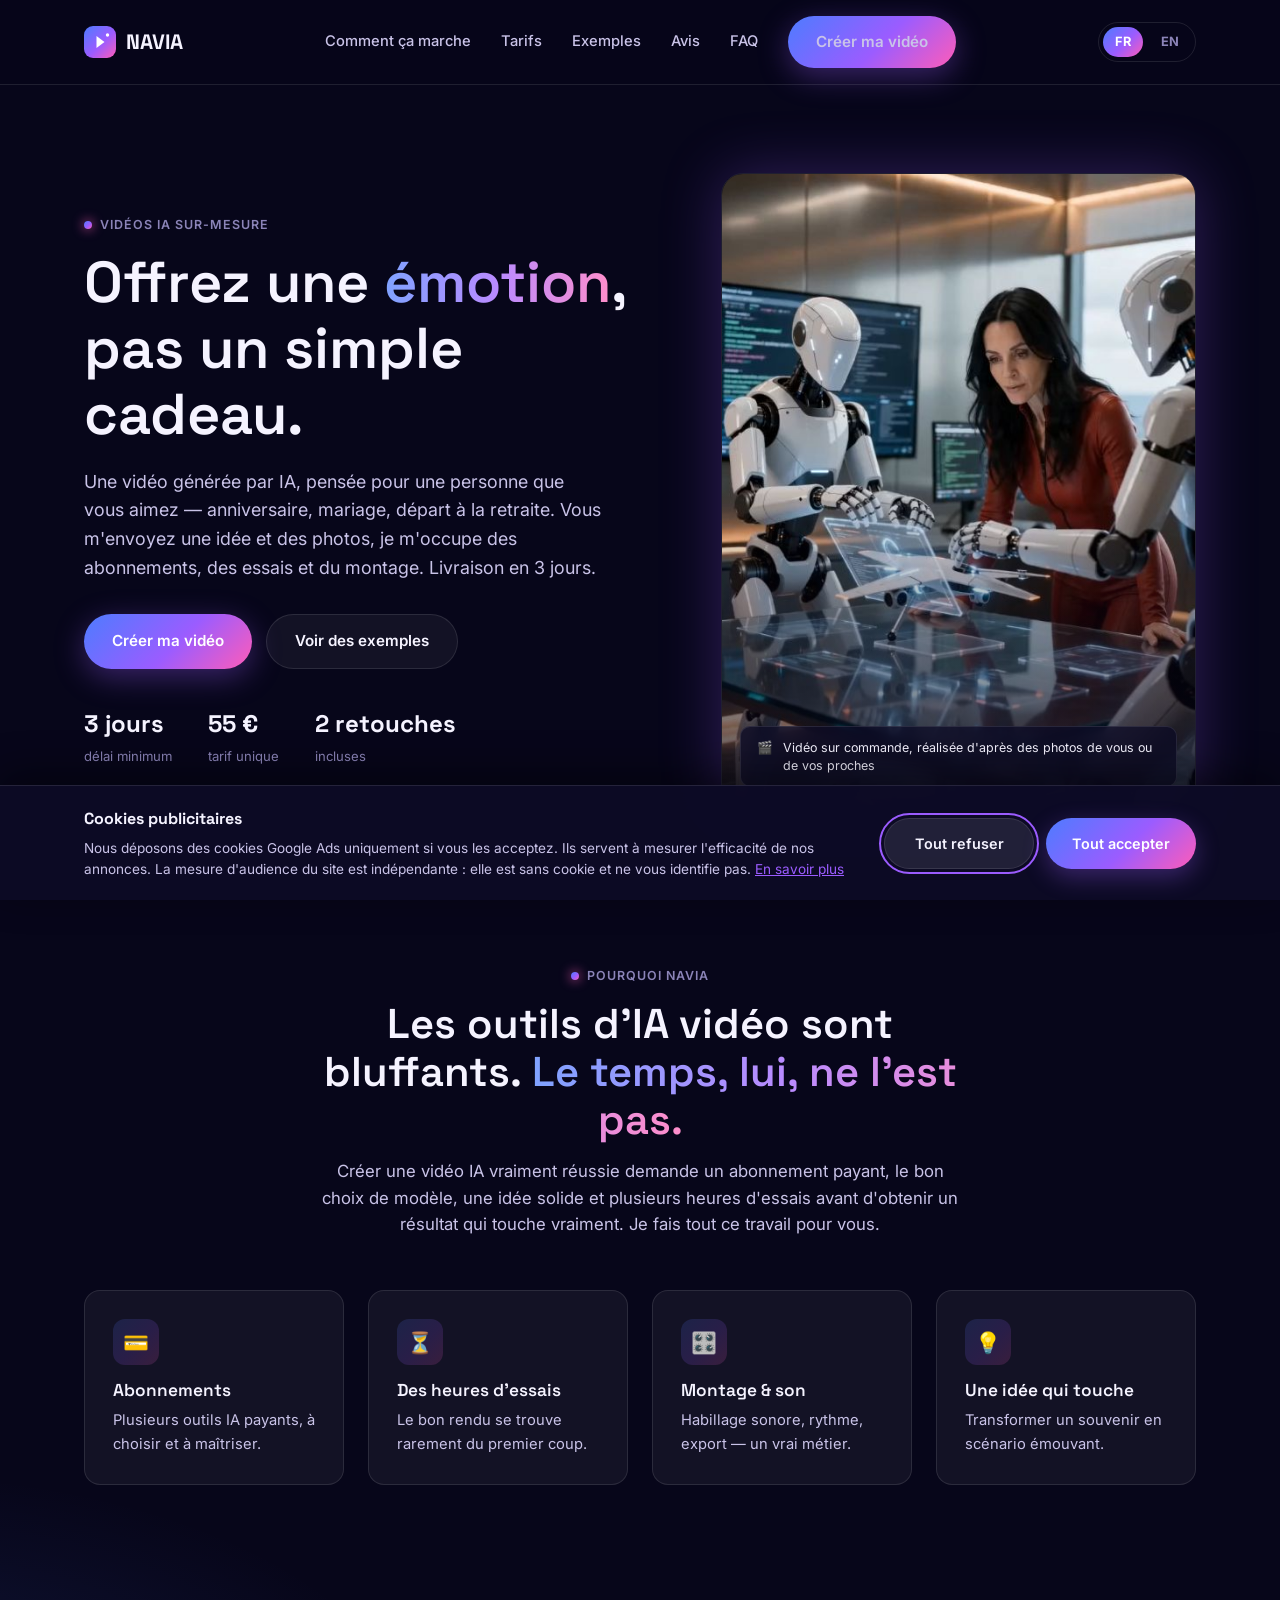
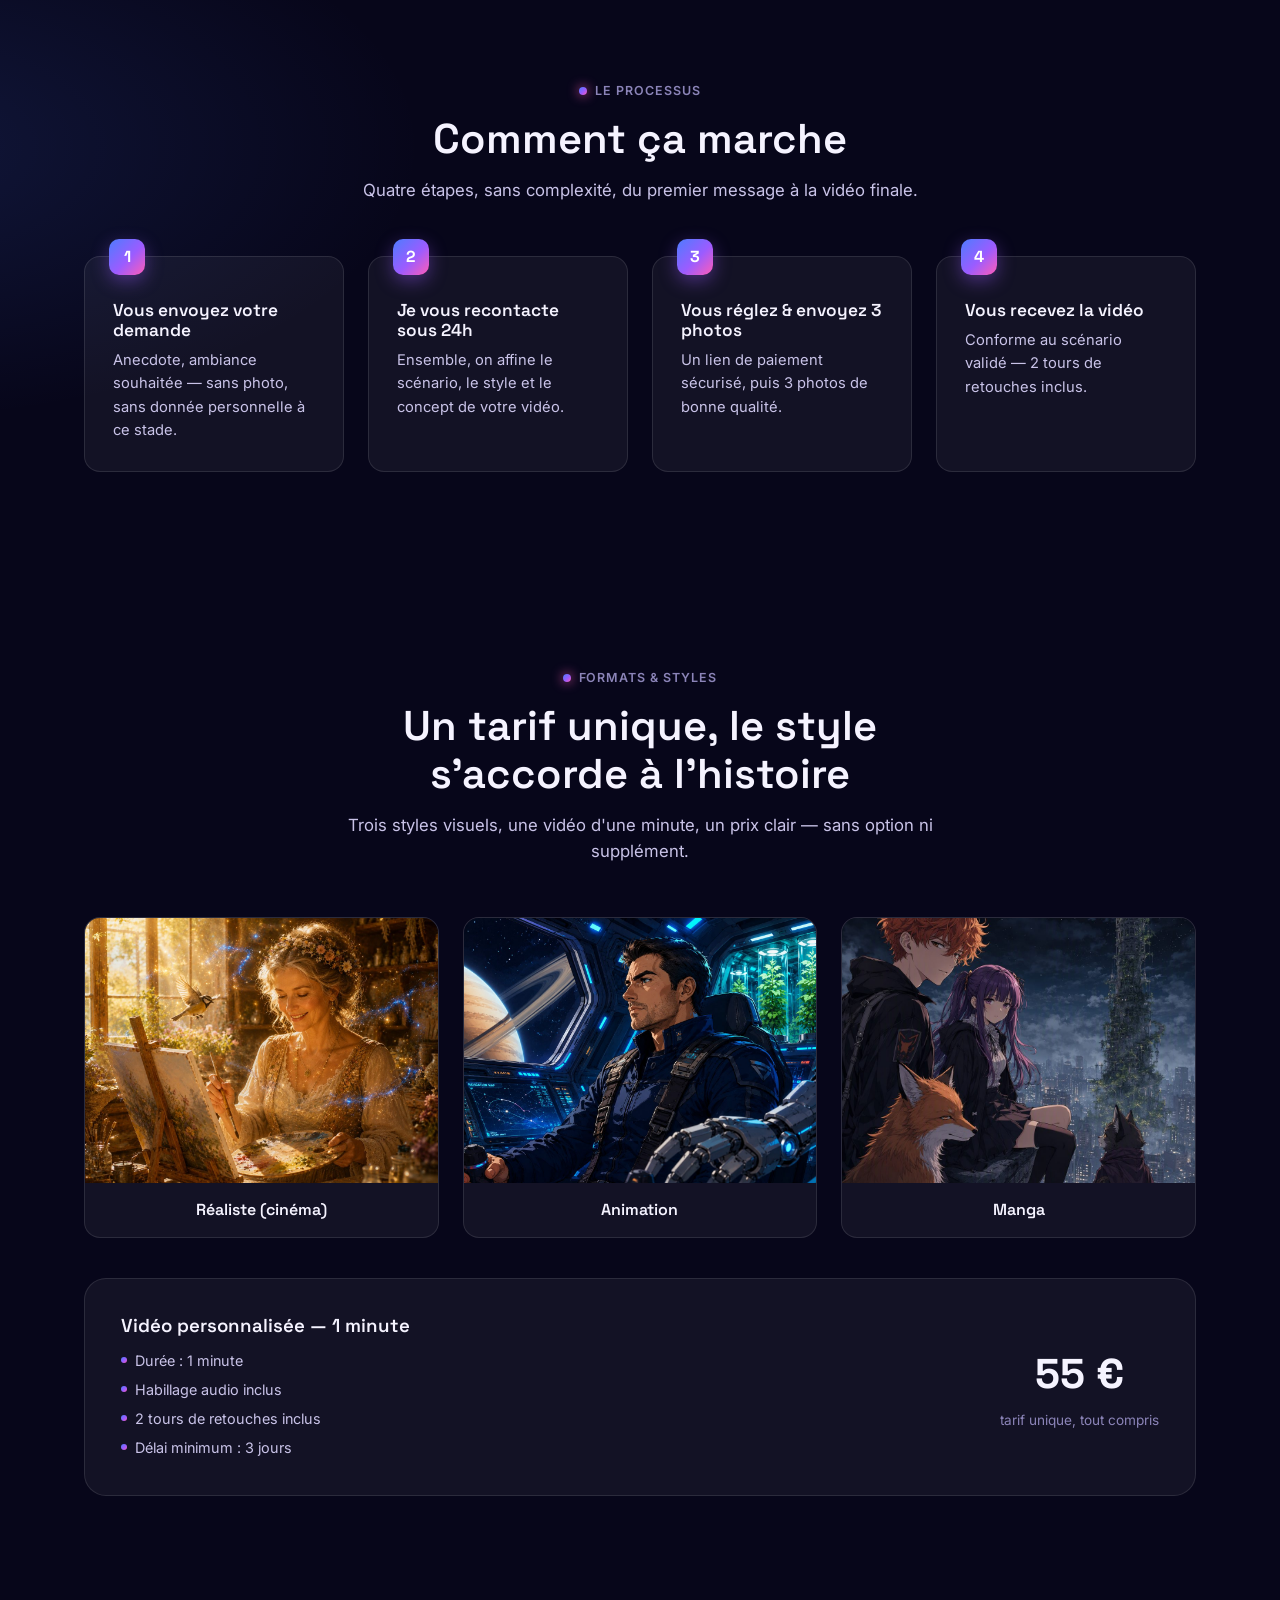
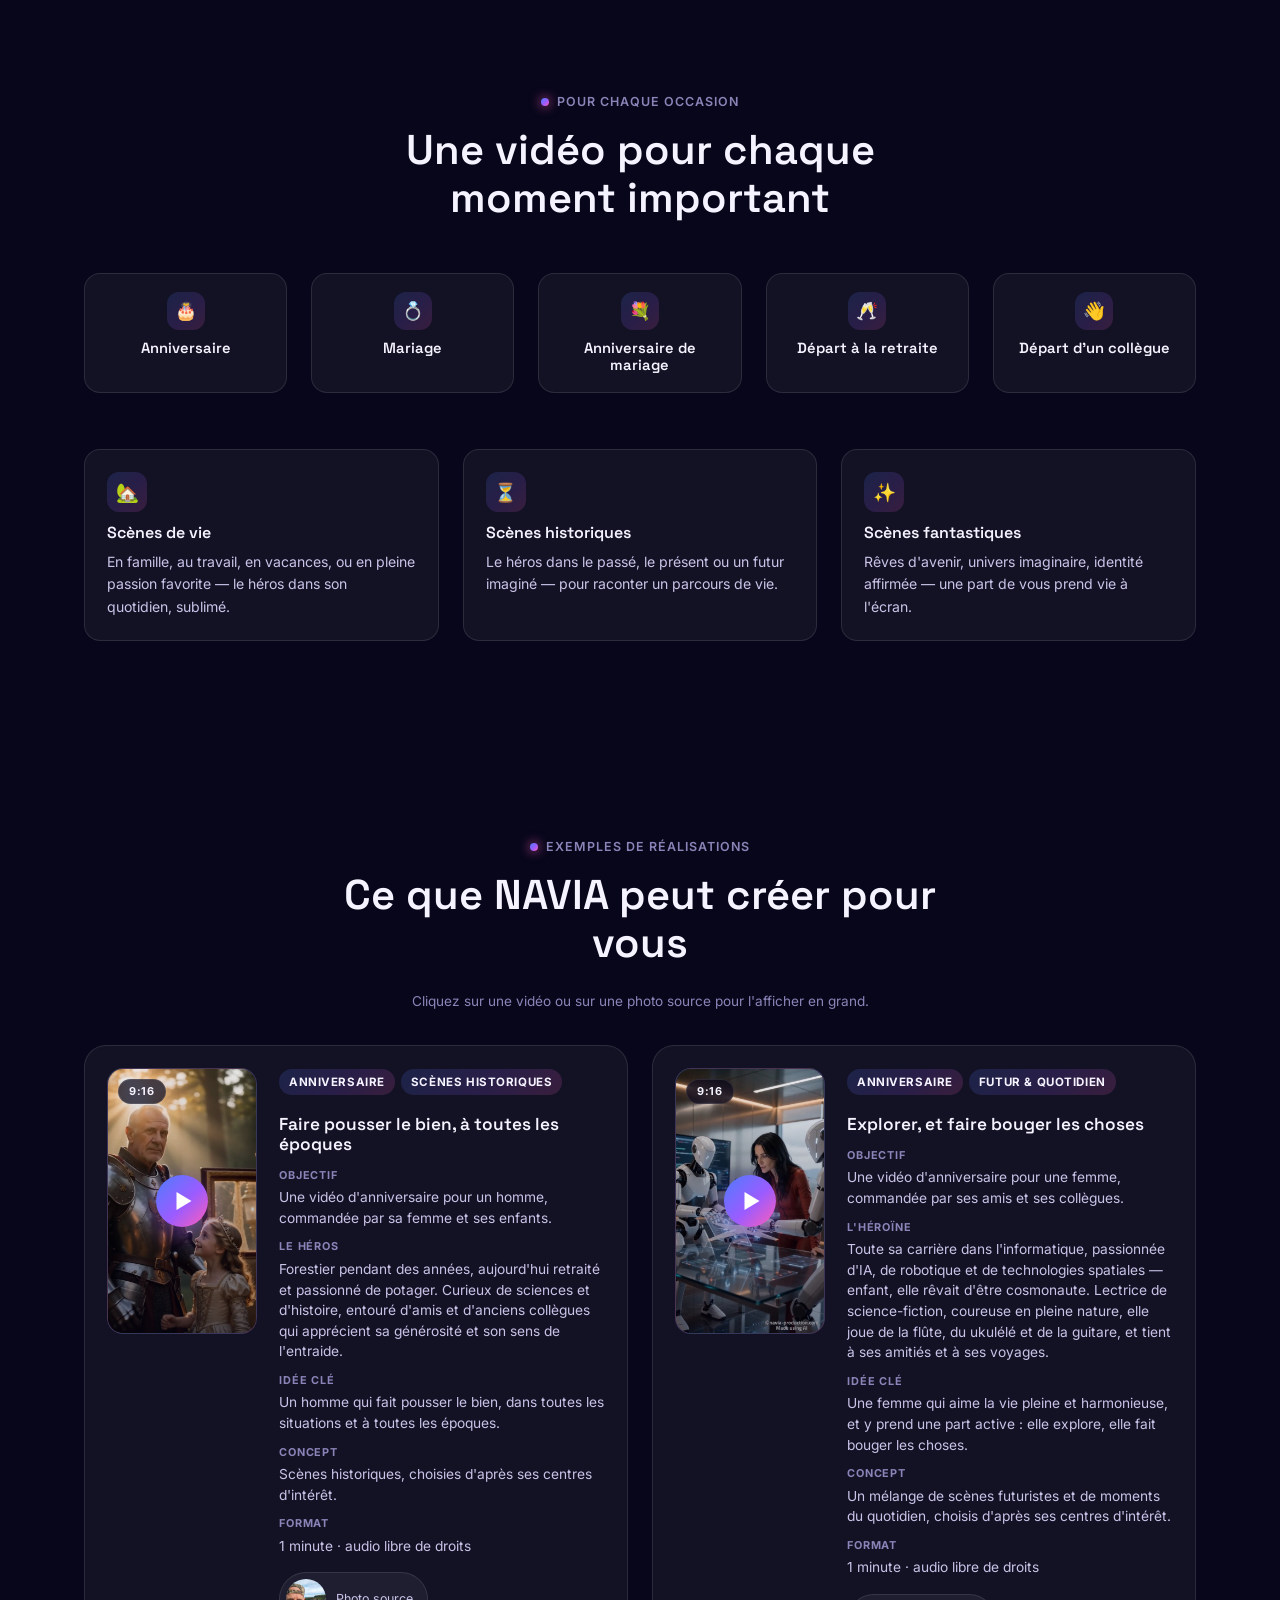
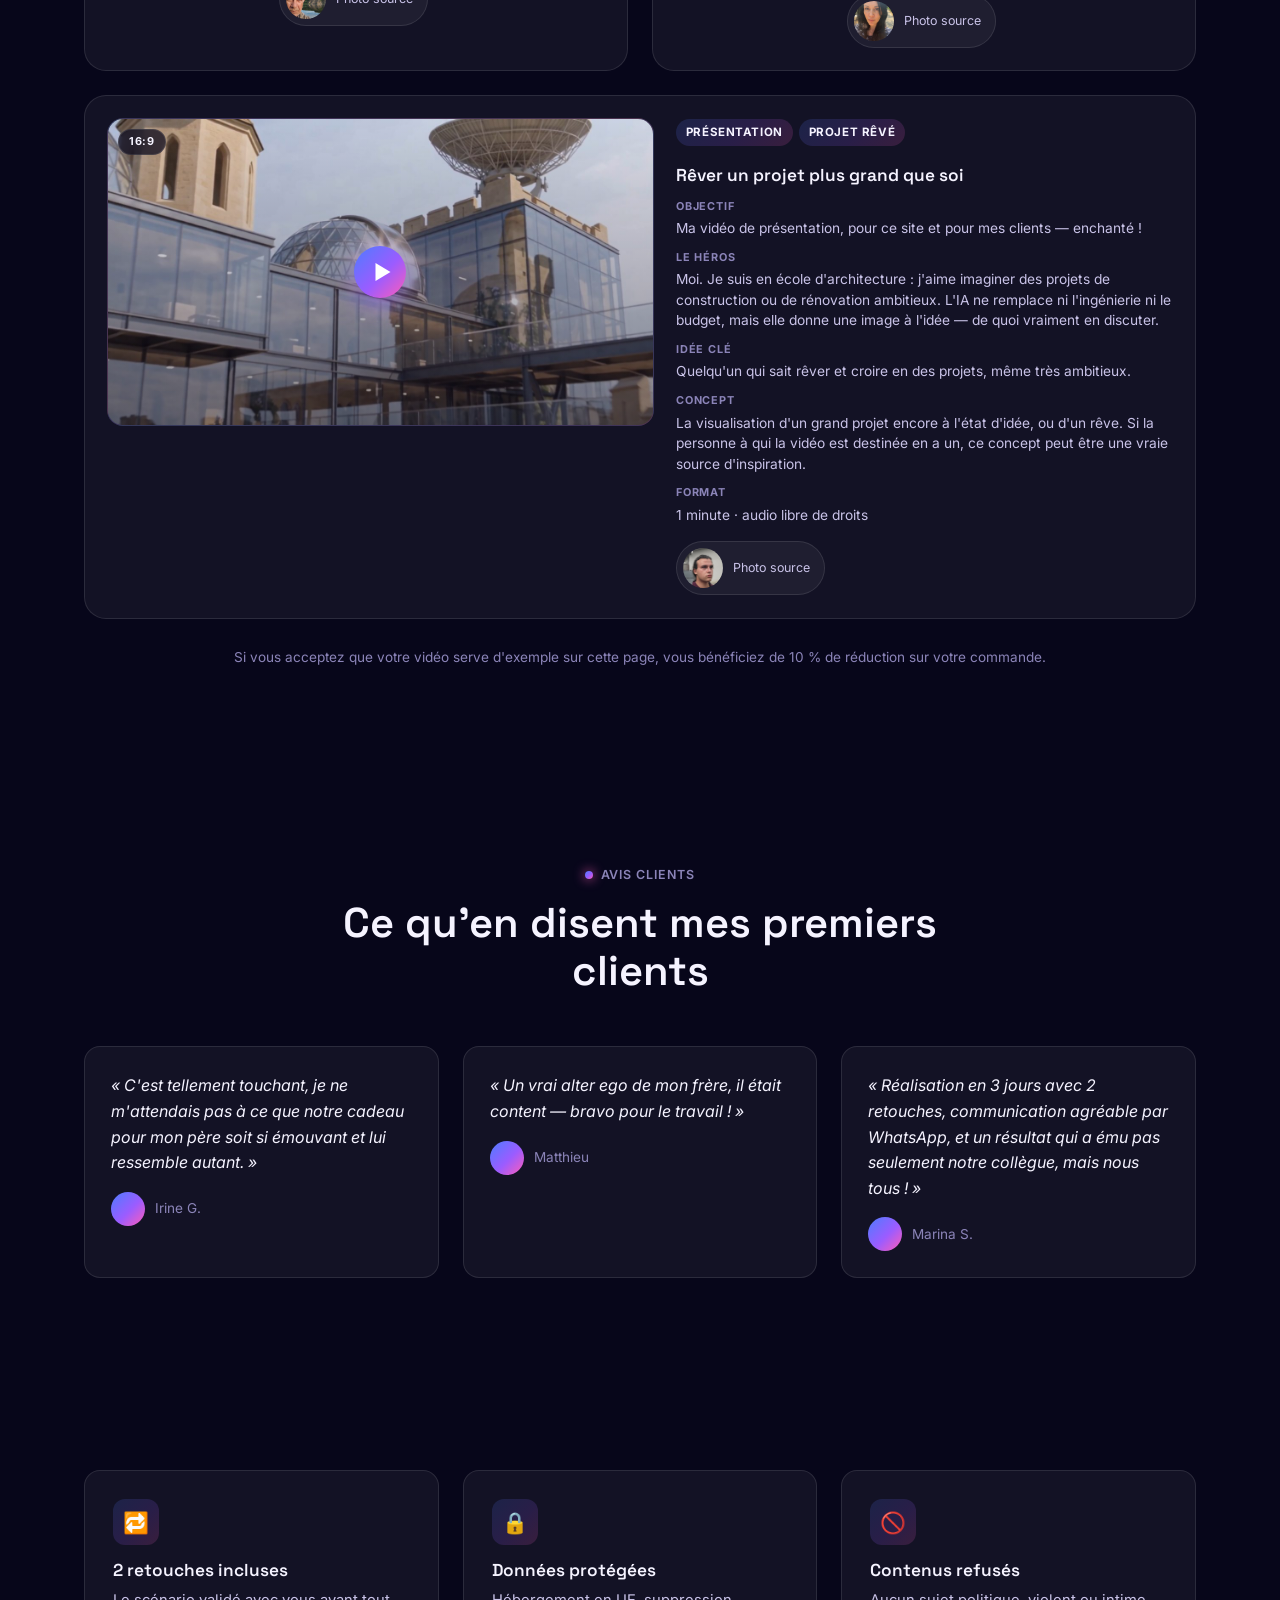
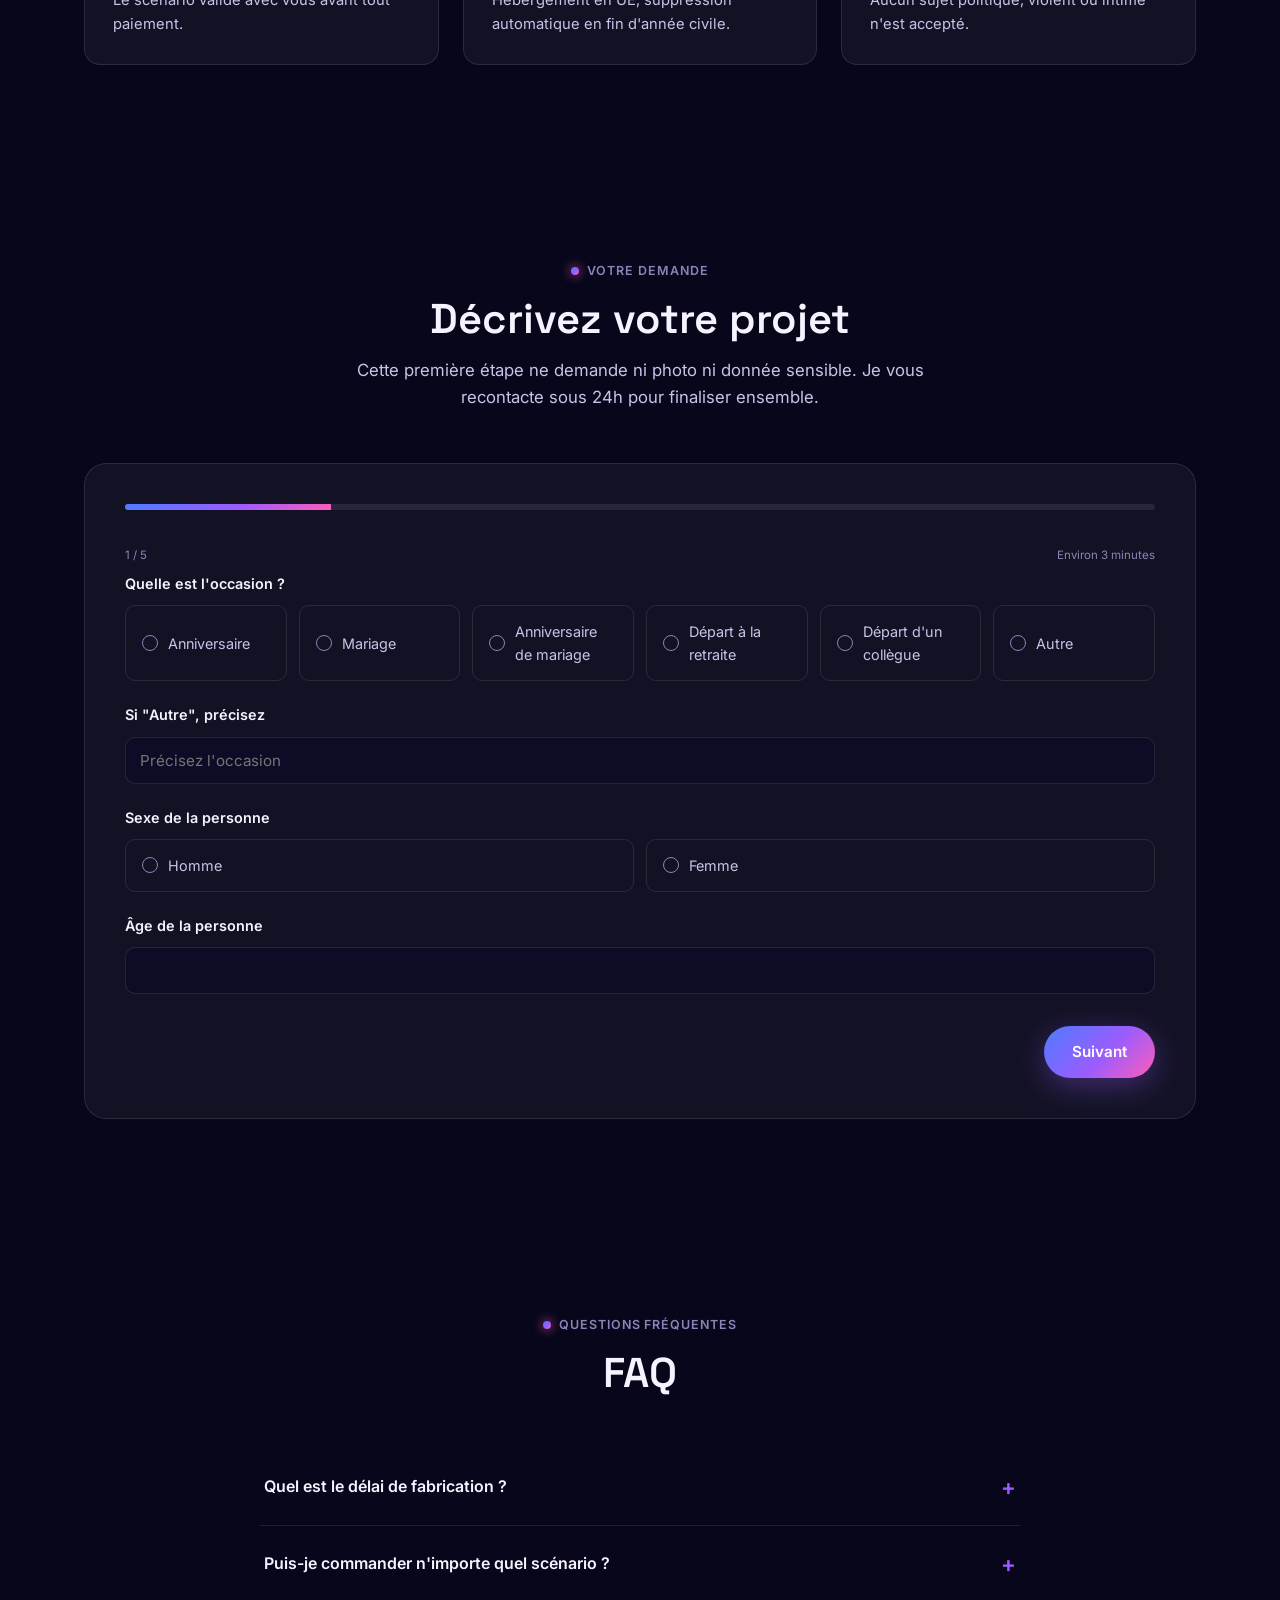
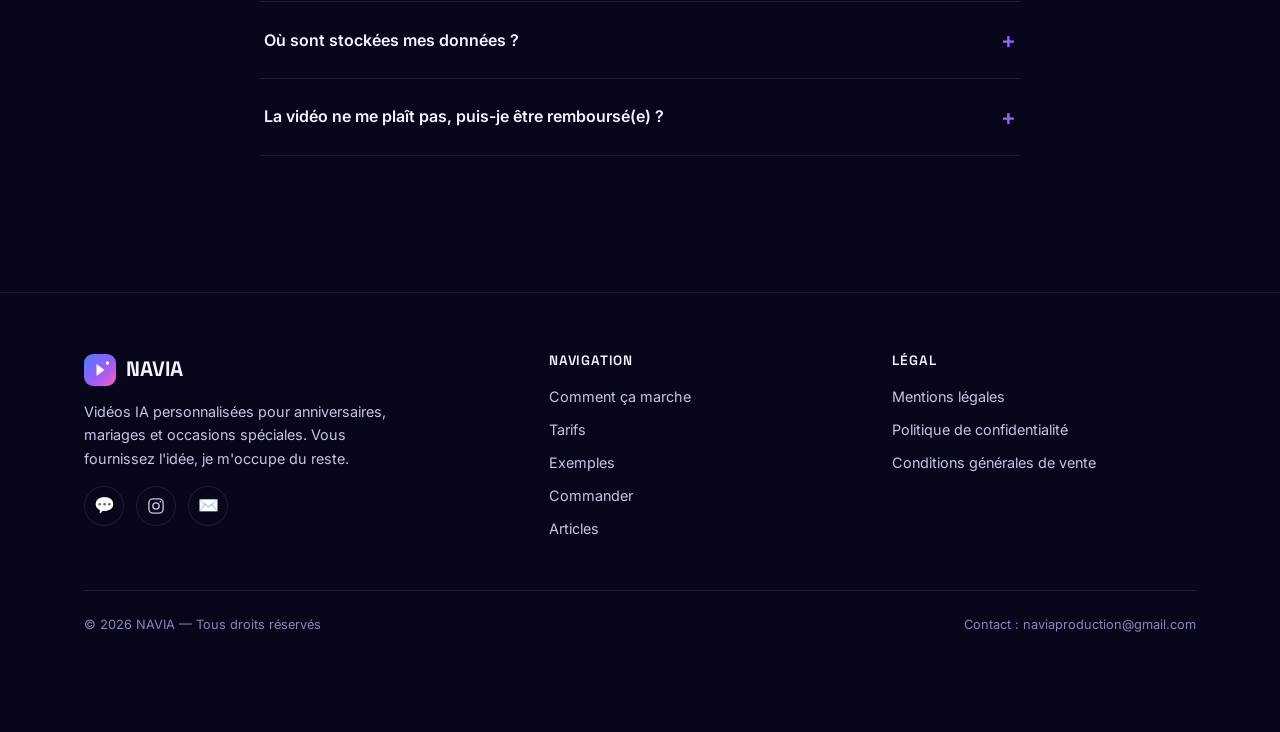
<file: index.html>
<!DOCTYPE html>
<html lang="fr">
<head>
<meta charset="UTF-8">
<meta name="viewport" content="width=device-width, initial-scale=1.0">
<!-- Google tag (gtag.js) — Consent Mode v2 : publicité refusée par défaut -->
<script>
  window.dataLayer = window.dataLayer || [];
  function gtag(){dataLayer.push(arguments);}
  gtag('consent', 'default', {
    ad_storage: 'denied',
    ad_user_data: 'denied',
    ad_personalization: 'denied',
    analytics_storage: 'denied',
    functionality_storage: 'granted',
    security_storage: 'granted',
    wait_for_update: 500
  });
  /* visiteur revenu qui a déjà accepté (choix conservé 6 mois) : mise à jour
     immédiate, avant config, pour ne pas perdre l'attribution de la 1re page */
  try {
    var c = JSON.parse(localStorage.getItem('navia-consent') || 'null');
    if (c && c.ads === true && c.expires > Date.now()) {
      gtag('consent', 'update', {
        ad_storage: 'granted',
        ad_user_data: 'granted',
        ad_personalization: 'granted'
      });
    }
  } catch (e) {}
  gtag('set', 'ads_data_redaction', true);
  gtag('set', 'url_passthrough', true);
  gtag('js', new Date());
  gtag('config', 'AW-18443303177');
</script>
<script async src="https://www.googletagmanager.com/gtag/js?id=AW-18443303177"></script>
<title>NAVIA — Vidéos IA personnalisées pour anniversaires & occasions spéciales</title>
<meta name="description" content="Offrez une vidéo IA sur-mesure pour un anniversaire, un mariage ou un départ à la retraite. Vous envoyez une idée et des photos, NAVIA s'occupe de tout le reste — livraison en 3 jours.">
<link rel="canonical" href="https://navia-production.com/">
<link rel="alternate" hreflang="fr" href="https://navia-production.com/">
<link rel="alternate" hreflang="en" href="https://navia-production.com/en/">
<link rel="alternate" hreflang="x-default" href="https://navia-production.com/">
<meta property="og:type" content="website">
<meta property="og:site_name" content="NAVIA">
<meta property="og:locale" content="fr_FR">
<meta property="og:url" content="https://navia-production.com/">
<meta property="og:title" content="NAVIA — Vidéos IA personnalisées pour anniversaires & occasions spéciales">
<meta property="og:description" content="Vidéo IA sur-mesure pour anniversaire, mariage ou départ à la retraite. Tarif unique 55 €, livraison en 3 jours, 2 retouches incluses.">
<meta property="og:image" content="https://navia-production.com/assets/portfolio/exemple-01-photo.jpg">
<meta name="twitter:card" content="summary_large_image">
<meta name="twitter:title" content="NAVIA — Vidéos IA personnalisées pour anniversaires & occasions spéciales">
<meta name="twitter:description" content="Vidéo IA sur-mesure pour anniversaire, mariage ou départ à la retraite. Tarif unique 55 €, livraison en 3 jours, 2 retouches incluses.">
<meta name="twitter:image" content="https://navia-production.com/assets/portfolio/exemple-01-photo.jpg">
<link rel="icon" href="assets/logo.svg" type="image/svg+xml">
<link rel="stylesheet" href="css/style.css">
<script type="application/ld+json">
{
  "@context": "https://schema.org",
  "@graph": [
    {
      "@type": [
        "ProfessionalService",
        "Organization"
      ],
      "@id": "https://navia-production.com/#organization",
      "name": "NAVIA",
      "url": "https://navia-production.com",
      "description": "NAVIA est un studio français qui réalise sur commande des vidéos personnalisées générées par intelligence artificielle pour les occasions spéciales.",
      "logo": {
        "@type": "ImageObject",
        "url": "https://navia-production.com/assets/logo.svg"
      },
      "image": "https://navia-production.com/assets/portfolio/exemple-01-photo.jpg",
      "email": "naviaproduction@gmail.com",
      "telephone": "+33769017074",
      "priceRange": "55 €",
      "founder": {
        "@type": "Person",
        "name": "Ivan Dubrovko"
      },
      "identifier": [
        {
          "@type": "PropertyValue",
          "name": "SIREN",
          "value": "108736406"
        }
      ],
      "address": {
        "@type": "PostalAddress",
        "addressCountry": "FR"
      },
      "areaServed": [
        {
          "@type": "Country",
          "name": "France"
        }
      ],
      "contactPoint": [
        {
          "@type": "ContactPoint",
          "contactType": "customer support",
          "email": "naviaproduction@gmail.com",
          "telephone": "+33769017074",
          "availableLanguage": [
            "fr",
            "en"
          ]
        }
      ],
      "sameAs": [
        "https://www.instagram.com/naviaproduction/",
        "https://wa.me/33769017074",
        "https://annuaire-entreprises.data.gouv.fr/entreprise/108736406"
      ],
      "makesOffer": {
        "@id": "https://navia-production.com/#service-offer"
      }
    },
    {
      "@type": "WebSite",
      "@id": "https://navia-production.com/#website",
      "url": "https://navia-production.com",
      "name": "NAVIA",
      "publisher": {
        "@id": "https://navia-production.com/#organization"
      },
      "inLanguage": [
        "fr-FR",
        "en-GB"
      ]
    },
    {
      "@type": "WebPage",
      "@id": "https://navia-production.com/#webpage",
      "url": "https://navia-production.com/",
      "name": "NAVIA — Vidéos IA personnalisées pour anniversaires & occasions spéciales",
      "isPartOf": {
        "@id": "https://navia-production.com/#website"
      },
      "about": {
        "@id": "https://navia-production.com/#service"
      },
      "inLanguage": "fr-FR",
      "primaryImageOfPage": {
        "@id": "https://navia-production.com/#primaryimage"
      }
    },
    {
      "@type": "ImageObject",
      "@id": "https://navia-production.com/#primaryimage",
      "url": "https://navia-production.com/assets/portfolio/exemple-01-photo.jpg",
      "contentUrl": "https://navia-production.com/assets/portfolio/exemple-01-photo.jpg",
      "caption": "Faire pousser le bien, à toutes les époques"
    },
    {
      "@type": "Service",
      "@id": "https://navia-production.com/#service",
      "name": "Vidéo IA personnalisée sur commande",
      "description": "NAVIA réalise des vidéos IA personnalisées sur commande pour les anniversaires, mariages, anniversaires de mariage et départs à la retraite. Vous envoyez votre idée et trois photos, NAVIA écrit le scénario, génère les images, réalise le montage et l’habillage sonore. Tarif unique de 55 €, livraison en 3 jours minimum, 2 tours de retouches inclus.",
      "serviceType": "Production de vidéo générée par intelligence artificielle",
      "provider": {
        "@id": "https://navia-production.com/#organization"
      },
      "areaServed": {
        "@type": "Country",
        "name": "France"
      },
      "availableChannel": {
        "@type": "ServiceChannel",
        "serviceUrl": "https://navia-production.com/",
        "availableLanguage": [
          "fr",
          "en"
        ]
      },
      "offers": {
        "@type": "Offer",
        "@id": "https://navia-production.com/#service-offer",
        "price": "55",
        "priceCurrency": "EUR",
        "availability": "https://schema.org/InStock",
        "url": "https://navia-production.com/",
        "description": "Vidéo personnalisée d’une minute, tarif unique, 2 retouches incluses",
        "deliveryLeadTime": {
          "@type": "QuantitativeValue",
          "minValue": 3,
          "unitCode": "DAY"
        },
        "seller": {
          "@id": "https://navia-production.com/#organization"
        }
      },
      "review": [
        {
          "@type": "Review",
          "reviewBody": "C'est tellement touchant, je ne m'attendais pas à ce que notre cadeau pour mon père soit si émouvant et lui ressemble autant.",
          "author": {
            "@type": "Person",
            "name": "Irine G."
          },
          "itemReviewed": {
            "@id": "https://navia-production.com/#service"
          }
        },
        {
          "@type": "Review",
          "reviewBody": "Un vrai alter ego de mon frère, il était content — bravo pour le travail !",
          "author": {
            "@type": "Person",
            "name": "Matthieu"
          },
          "itemReviewed": {
            "@id": "https://navia-production.com/#service"
          }
        },
        {
          "@type": "Review",
          "reviewBody": "Réalisation en 3 jours avec 2 retouches, communication agréable par WhatsApp, et un résultat qui a ému pas seulement notre collègue, mais nous tous !",
          "author": {
            "@type": "Person",
            "name": "Marina S."
          },
          "itemReviewed": {
            "@id": "https://navia-production.com/#service"
          }
        }
      ]
    },
    {
      "@type": "HowTo",
      "@id": "https://navia-production.com/#howto",
      "name": "Comment commander une vidéo IA personnalisée chez NAVIA",
      "description": "Les quatre étapes pour faire réaliser une vidéo IA sur mesure par NAVIA, de la demande initiale à la livraison.",
      "totalTime": "P3D",
      "estimatedCost": {
        "@type": "MonetaryAmount",
        "currency": "EUR",
        "value": "55"
      },
      "step": [
        {
          "@type": "HowToStep",
          "position": 1,
          "name": "Vous envoyez votre demande",
          "text": "Anecdote, ambiance souhaitée — sans photo, sans donnée personnelle à ce stade.",
          "url": "https://navia-production.com/#comment-ca-marche"
        },
        {
          "@type": "HowToStep",
          "position": 2,
          "name": "Je vous recontacte sous 24h",
          "text": "Ensemble, on affine le scénario, le style et le concept de votre vidéo.",
          "url": "https://navia-production.com/#comment-ca-marche"
        },
        {
          "@type": "HowToStep",
          "position": 3,
          "name": "Vous réglez & envoyez 3 photos",
          "text": "Un lien de paiement sécurisé, puis 3 photos de bonne qualité.",
          "url": "https://navia-production.com/#comment-ca-marche"
        },
        {
          "@type": "HowToStep",
          "position": 4,
          "name": "Vous recevez la vidéo",
          "text": "Conforme au scénario validé — 2 tours de retouches inclus.",
          "url": "https://navia-production.com/#comment-ca-marche"
        }
      ]
    },
    {
      "@type": "FAQPage",
      "@id": "https://navia-production.com/#faq",
      "inLanguage": "fr-FR",
      "mainEntity": [
        {
          "@type": "Question",
          "name": "Quel est le délai de fabrication ?",
          "acceptedAnswer": {
            "@type": "Answer",
            "text": "Le délai minimum est de 3 jours. Je recommande de commander au moins une semaine à l'avance afin d'avoir le temps nécessaire pour échanger et valider le résultat ensemble."
          }
        },
        {
          "@type": "Question",
          "name": "Puis-je commander n'importe quel scénario ?",
          "acceptedAnswer": {
            "@type": "Answer",
            "text": "Presque. Toutes vos idées et vos concepts sont les bienvenus — et si vous préférez me confier la partie créative, j'imagine volontiers le scénario moi-même à partir des informations de votre questionnaire. Sachez simplement que je ne travaille pas sur les sujets liés à la politique, à l'intimité ou à la violence."
          }
        },
        {
          "@type": "Question",
          "name": "Où sont stockées mes données ?",
          "acceptedAnswer": {
            "@type": "Answer",
            "text": "Votre vidéo, l'historique de votre commande et vos photos sont conservés sur un serveur situé dans l'UE, puis supprimés au début de chaque année civile. En cas de nouvelle commande après cette date, ces informations et photos devront être renvoyées. Voir la politique de confidentialité."
          }
        },
        {
          "@type": "Question",
          "name": "La vidéo ne me plaît pas, puis-je être remboursé(e) ?",
          "acceptedAnswer": {
            "@type": "Answer",
            "text": "L'IA ne garantit pas une ressemblance parfaite avec le physique ou les expressions d'une personne. Pour réduire ce risque au maximum, je travaille en deux temps. Avant de produire la vidéo complète, je vous soumets 2 images et une première scène de 6 secondes maximum, conformes au scénario convenu — avec 2 retouches possibles à cette étape. Si, après ces retouches, le résultat ne correspond toujours pas à vos attentes, la commande est annulée et intégralement remboursée.Si vous validez cette première étape, je réalise la version complète, qui peut ensuite être corrigée deux fois. À partir de là, la somme n'est plus remboursable : chaque projet demande des heures de travail, d'idées et l'abonnement à plusieurs services payants. Vous pouvez également consulter les exemples de réalisations et leurs photos sources avant de commander."
          }
        }
      ]
    },
    {
      "@type": "VideoObject",
      "@id": "https://navia-production.com/#video-01",
      "name": "Faire pousser le bien, à toutes les époques",
      "description": "Objectif : Une vidéo d'anniversaire pour un homme, commandée par sa femme et ses enfants. Le héros : Forestier pendant des années, aujourd'hui retraité et passionné de potager. Curieux de sciences et d'histoire, entouré d'amis et d'anciens collègues qui apprécient sa générosité et son sens de l'entraide. Idée clé : Un homme qui fait pousser le bien, dans toutes les situations et à toutes les époques. Concept : Scènes historiques, choisies d'après ses centres d'intérêt. Format : 1 minute · audio libre de droits",
      "embedUrl": "https://www.youtube.com/embed/vQZdULWq4o0",
      "url": "https://www.youtube.com/watch?v=vQZdULWq4o0",
      "thumbnailUrl": "https://navia-production.com/assets/portfolio/exemple-01-preview.jpg",
      "uploadDate": "2026-07-25",
      "duration": "PT1M",
      "inLanguage": "fr-FR",
      "isFamilyFriendly": true,
      "creator": {
        "@id": "https://navia-production.com/#organization"
      },
      "publisher": {
        "@id": "https://navia-production.com/#organization"
      }
    },
    {
      "@type": "VideoObject",
      "@id": "https://navia-production.com/#video-02",
      "name": "Rêver un projet plus grand que soi",
      "description": "Objectif : Ma vidéo de présentation, pour ce site et pour mes clients — enchanté ! Le héros : Moi. Je suis en école d'architecture : j'aime imaginer des projets de construction ou de rénovation ambitieux. L'IA ne remplace ni l'ingénierie ni le budget, mais elle donne une image à l'idée — de quoi vraiment en discuter. Idée clé : Quelqu'un qui sait rêver et croire en des projets, même très ambitieux. Concept : La visualisation d'un grand projet encore à l'état d'idée, ou d'un rêve. Si la personne à qui la vidéo est destinée en a un, ce concept peut être une vraie source d'inspiration. Format : 1 minute · audio libre de droits",
      "embedUrl": "https://www.youtube.com/embed/JZKAfjNY8yg",
      "url": "https://www.youtube.com/watch?v=JZKAfjNY8yg",
      "thumbnailUrl": "https://navia-production.com/assets/portfolio/exemple-02-preview.jpg",
      "uploadDate": "2026-08-30",
      "duration": "PT50S",
      "inLanguage": "fr-FR",
      "isFamilyFriendly": true,
      "creator": {
        "@id": "https://navia-production.com/#organization"
      },
      "publisher": {
        "@id": "https://navia-production.com/#organization"
      }
    },
    {
      "@type": "VideoObject",
      "@id": "https://navia-production.com/#video-03",
      "name": "Explorer, et faire bouger les choses",
      "description": "Objectif : Une vidéo d'anniversaire pour une femme, commandée par ses amis et ses collègues. L'héroïne : Toute sa carrière dans l'informatique, passionnée d'IA, de robotique et de technologies spatiales — enfant, elle rêvait d'être cosmonaute. Lectrice de science-fiction, coureuse en pleine nature, elle joue de la flûte, du ukulélé et de la guitare, et tient à ses amitiés et à ses voyages. Idée clé : Une femme qui aime la vie pleine et harmonieuse, et y prend une part active : elle explore, elle fait bouger les choses. Concept : Un mélange de scènes futuristes et de moments du quotidien, choisis d'après ses centres d'intérêt. Format : 1 minute · audio libre de droits",
      "embedUrl": "https://www.youtube.com/embed/wSNFr__r_ss",
      "url": "https://www.youtube.com/watch?v=wSNFr__r_ss",
      "thumbnailUrl": "https://navia-production.com/assets/portfolio/exemple-03-preview.jpg",
      "uploadDate": "2026-09-05",
      "duration": "PT55S",
      "inLanguage": "fr-FR",
      "isFamilyFriendly": true,
      "creator": {
        "@id": "https://navia-production.com/#organization"
      },
      "publisher": {
        "@id": "https://navia-production.com/#organization"
      }
    }
  ]
}
</script>

<!-- Umami — cookieless audience measurement -->
<script defer src="https://cloud.umami.is/script.js" data-website-id="39aab16a-fd2b-48a6-bdbc-fcffa16c4f5c" data-domains="navia-production.com"></script>
<script defer src="js/consent.js"></script>
<script defer src="js/analytics.js"></script>
</head>
<body>

<header>
  <nav class="nav">
    <a href="/" class="logo"><img src="assets/logo.svg" alt="NAVIA"> NAVIA</a>
    <ul class="nav-links">
      <li><a href="#comment-ca-marche">Comment ça marche</a></li>
      <li><a href="#tarifs">Tarifs</a></li>
      <li><a href="#exemples">Exemples</a></li>
      <li><a href="#avis">Avis</a></li>
      <li><a href="#faq">FAQ</a></li>
      <li><a href="#commande" class="btn btn-primary nav-cta">Créer ma vidéo</a></li>
    </ul>
    <div class="nav-right">
      <div class="lang-switch">
        <a href="/" class="active">FR</a>
        <a href="/en/">EN</a>
      </div>
      <button class="nav-toggle" aria-label="Menu">☰</button>
    </div>
  </nav>
</header>

<main>

  <!-- HERO -->
  <section class="hero">
    <div class="container hero-grid">
      <div>
        <div class="eyebrow">Vidéos IA sur-mesure</div>
        <h1>Offrez une <span class="gradient-text">émotion</span>, pas un simple cadeau.</h1>
        <p class="lead">Une vidéo générée par IA, pensée pour une personne que vous aimez — anniversaire, mariage, départ à la retraite. Vous m'envoyez une idée et des photos, je m'occupe des abonnements, des essais et du montage. Livraison en 3 jours.</p>
        <div class="hero-actions">
          <a href="#commande" class="btn btn-primary">Créer ma vidéo</a>
          <a href="#exemples" class="btn btn-ghost">Voir des exemples</a>
        </div>
        <div class="hero-stats">
          <div><strong>3 jours</strong><span>délai minimum</span></div>
          <div><strong>55 €</strong><span>tarif unique</span></div>
          <div><strong>2 retouches</strong><span>incluses</span></div>
        </div>
      </div>
      <div class="hero-media">
        <video src="assets/portfolio/preset.mp4" muted loop autoplay playsinline preload="metadata" poster="assets/portfolio/hero-poster.jpg"></video>
        <div class="badge-float"><span class="badge-icon" aria-hidden="true">🎬</span><span>Vidéo sur commande, réalisée d'après des photos de vous ou de vos proches</span></div>
      </div>
    </div>
  </section>

  <!-- PROBLEM / SOLUTION -->
  <section id="pourquoi">
    <div class="container">
      <div class="section-head">
        <div class="eyebrow" style="justify-content:center">Pourquoi NAVIA</div>
        <h2>Les outils d'IA vidéo sont bluffants. <span class="gradient-text">Le temps, lui, ne l'est pas.</span></h2>
        <p>Créer une vidéo IA vraiment réussie demande un abonnement payant, le bon choix de modèle, une idée solide et plusieurs heures d'essais avant d'obtenir un résultat qui touche vraiment. Je fais tout ce travail pour vous.</p>
      </div>
      <div class="grid grid-4">
        <div class="card"><div class="icon">💳</div><h3>Abonnements</h3><p>Plusieurs outils IA payants, à choisir et à maîtriser.</p></div>
        <div class="card"><div class="icon">⏳</div><h3>Des heures d'essais</h3><p>Le bon rendu se trouve rarement du premier coup.</p></div>
        <div class="card"><div class="icon">🎛️</div><h3>Montage & son</h3><p>Habillage sonore, rythme, export — un vrai métier.</p></div>
        <div class="card"><div class="icon">💡</div><h3>Une idée qui touche</h3><p>Transformer un souvenir en scénario émouvant.</p></div>
      </div>
    </div>
  </section>

  <!-- HOW IT WORKS -->
  <section id="comment-ca-marche">
    <div class="container">
      <div class="section-head">
        <div class="eyebrow" style="justify-content:center">Le processus</div>
        <h2>Comment ça marche</h2>
        <p>Quatre étapes, sans complexité, du premier message à la vidéo finale.</p>
      </div>
      <div class="grid grid-4">
        <div class="card step-card"><div class="num">1</div><h3>Vous envoyez votre demande</h3><p>Anecdote, ambiance souhaitée — sans photo, sans donnée personnelle à ce stade.</p></div>
        <div class="card step-card"><div class="num">2</div><h3>Je vous recontacte sous 24h</h3><p>Ensemble, on affine le scénario, le style et le concept de votre vidéo.</p></div>
        <div class="card step-card"><div class="num">3</div><h3>Vous réglez & envoyez 3 photos</h3><p>Un lien de paiement sécurisé, puis 3 photos de bonne qualité.</p></div>
        <div class="card step-card"><div class="num">4</div><h3>Vous recevez la vidéo</h3><p>Conforme au scénario validé — 2 tours de retouches inclus.</p></div>
      </div>
    </div>
  </section>

  <!-- STYLES + PRICING -->
  <section id="tarifs">
    <div class="container">
      <div class="section-head">
        <div class="eyebrow" style="justify-content:center">Formats & styles</div>
        <h2>Un tarif unique, le style s'accorde à l'histoire</h2>
        <p>Trois styles visuels, une vidéo d'une minute, un prix clair — sans option ni supplément.</p>
      </div>
      <div class="grid grid-3" style="margin-bottom:40px">
        <div class="tile"><div class="tile-media"><img src="assets/styles/realiste.jpg" alt="Exemple de style réaliste (cinéma)" loading="lazy"></div><div class="tile-body"><h3>Réaliste (cinéma)</h3></div></div>
        <div class="tile"><div class="tile-media"><img src="assets/styles/animation.jpg" alt="Exemple de style animation" loading="lazy"></div><div class="tile-body"><h3>Animation</h3></div></div>
        <div class="tile"><div class="tile-media"><img src="assets/styles/manga.jpg" alt="Exemple de style manga" loading="lazy"></div><div class="tile-body"><h3>Manga</h3></div></div>
      </div>
      <div class="calc">
        <div>
          <h3 style="margin-bottom:12px;color:var(--text-0)">Vidéo personnalisée — 1 minute</h3>
          <ul class="calc-points">
            <li>Durée : 1 minute</li>
            <li>Habillage audio inclus</li>
            <li>2 tours de retouches inclus</li>
            <li>Délai minimum : 3 jours</li>
          </ul>
        </div>
        <div class="calc-price">
          <strong>55 €</strong>
          <span>tarif unique, tout compris</span>
        </div>
      </div>
    </div>
  </section>

  <!-- OCCASIONS & CONCEPTS -->
  <section id="occasions">
    <div class="container">
      <div class="section-head">
        <div class="eyebrow" style="justify-content:center">Pour chaque occasion</div>
        <h2>Une vidéo pour chaque moment important</h2>
      </div>
      <div class="grid grid-5" style="margin-bottom:56px">
        <div class="card card-compact" style="text-align:center"><div class="icon" style="margin:0 auto 10px">🎂</div><h3>Anniversaire</h3></div>
        <div class="card card-compact" style="text-align:center"><div class="icon" style="margin:0 auto 10px">💍</div><h3>Mariage</h3></div>
        <div class="card card-compact" style="text-align:center"><div class="icon" style="margin:0 auto 10px">💐</div><h3>Anniversaire de mariage</h3></div>
        <div class="card card-compact" style="text-align:center"><div class="icon" style="margin:0 auto 10px">🥂</div><h3>Départ à la retraite</h3></div>
        <div class="card card-compact" style="text-align:center"><div class="icon" style="margin:0 auto 10px">👋</div><h3>Départ d'un collègue</h3></div>
      </div>
      <div class="grid grid-3">
        <div class="card card-tight">
          <div class="icon">🏡</div>
          <h3>Scènes de vie</h3>
          <p>En famille, au travail, en vacances, ou en pleine passion favorite — le héros dans son quotidien, sublimé.</p>
        </div>
        <div class="card card-tight">
          <div class="icon">⏳</div>
          <h3>Scènes historiques</h3>
          <p>Le héros dans le passé, le présent ou un futur imaginé — pour raconter un parcours de vie.</p>
        </div>
        <div class="card card-tight">
          <div class="icon">✨</div>
          <h3>Scènes fantastiques</h3>
          <p>Rêves d'avenir, univers imaginaire, identité affirmée — une part de vous prend vie à l'écran.</p>
        </div>
      </div>
    </div>
  </section>

  <!-- PORTFOLIO -->
  <section id="exemples">
    <div class="container">
      <div class="section-head">
        <div class="eyebrow" style="justify-content:center">Exemples de réalisations</div>
        <h2>Ce que NAVIA peut créer pour vous</h2>
      </div>

      <p class="section-note">Cliquez sur une vidéo ou sur une photo source pour l'afficher en grand.</p>

      <div class="pf-row">

        <!-- Exemple 1 — vertical 9:16 -->
        <article class="pf-card pf-card-v">
          <button type="button" class="pf-media ratio-v" data-lightbox="youtube" data-yt="vQZdULWq4o0" aria-label="Lire la vidéo : faire pousser le bien, à toutes les époques">
            <img src="assets/portfolio/exemple-01-preview.jpg" width="540" height="960" alt="Aperçu de la vidéo : faire pousser le bien, à toutes les époques" loading="lazy" decoding="async">
            <span class="pf-play" aria-hidden="true"></span>
            <span class="pf-ratio">9:16</span>
          </button>
          <div class="pf-body">
            <div class="pf-tags"><span class="tag">Anniversaire</span><span class="tag">Scènes historiques</span></div>
            <h3>Faire pousser le bien, à toutes les époques</h3>
            <dl class="pf-meta">
              <div><dt>Objectif</dt><dd>Une vidéo d'anniversaire pour un homme, commandée par sa femme et ses enfants.</dd></div>
              <div><dt>Le héros</dt><dd>Forestier pendant des années, aujourd'hui retraité et passionné de potager. Curieux de sciences et d'histoire, entouré d'amis et d'anciens collègues qui apprécient sa générosité et son sens de l'entraide.</dd></div>
              <div><dt>Idée clé</dt><dd>Un homme qui fait pousser le bien, dans toutes les situations et à toutes les époques.</dd></div>
              <div><dt>Concept</dt><dd>Scènes historiques, choisies d'après ses centres d'intérêt.</dd></div>
              <div><dt>Format</dt><dd>1 minute · audio libre de droits</dd></div>
            </dl>
            <button type="button" class="pf-source" data-lightbox="image" data-src="assets/portfolio/exemple-01-photo.jpg" aria-label="Voir la photo source de l'exemple 1">
              <img src="assets/portfolio/exemple-01-photo.jpg" alt="Photo source utilisée pour l'exemple 1" loading="lazy">
              <span>Photo source</span>
            </button>
          </div>
        </article>

        <!-- Exemple 3 — vertical 9:16 -->
        <article class="pf-card pf-card-v">
          <button type="button" class="pf-media ratio-v" data-lightbox="youtube" data-yt="wSNFr__r_ss" aria-label="Lire la vidéo : explorer, et faire bouger les choses">
            <img src="assets/portfolio/exemple-03-preview.jpg" width="540" height="960" alt="Aperçu de la vidéo : explorer, et faire bouger les choses" loading="lazy" decoding="async">
            <span class="pf-play" aria-hidden="true"></span>
            <span class="pf-ratio">9:16</span>
          </button>
          <div class="pf-body">
            <div class="pf-tags"><span class="tag">Anniversaire</span><span class="tag">Futur &amp; quotidien</span></div>
            <h3>Explorer, et faire bouger les choses</h3>
            <dl class="pf-meta">
              <div><dt>Objectif</dt><dd>Une vidéo d'anniversaire pour une femme, commandée par ses amis et ses collègues.</dd></div>
              <div><dt>L'héroïne</dt><dd>Toute sa carrière dans l'informatique, passionnée d'IA, de robotique et de technologies spatiales — enfant, elle rêvait d'être cosmonaute. Lectrice de science-fiction, coureuse en pleine nature, elle joue de la flûte, du ukulélé et de la guitare, et tient à ses amitiés et à ses voyages.</dd></div>
              <div><dt>Idée clé</dt><dd>Une femme qui aime la vie pleine et harmonieuse, et y prend une part active : elle explore, elle fait bouger les choses.</dd></div>
              <div><dt>Concept</dt><dd>Un mélange de scènes futuristes et de moments du quotidien, choisis d'après ses centres d'intérêt.</dd></div>
              <div><dt>Format</dt><dd>1 minute · audio libre de droits</dd></div>
            </dl>
            <button type="button" class="pf-source" data-lightbox="image" data-src="assets/portfolio/exemple-03-photo.jpg" aria-label="Voir la photo source de l'exemple 3">
              <img src="assets/portfolio/exemple-03-photo.jpg" alt="Photo source utilisée pour l'exemple 3" loading="lazy">
              <span>Photo source</span>
            </button>
          </div>
        </article>

      </div>

      <!-- Exemple 2 — horizontal 16:9 -->
      <article class="pf-card pf-card-h">
        <button type="button" class="pf-media ratio-h" data-lightbox="youtube" data-yt="JZKAfjNY8yg" aria-label="Lire la vidéo : rêver un projet plus grand que soi">
          <img src="assets/portfolio/exemple-02-preview.jpg" width="1280" height="720" alt="Aperçu de la vidéo : rêver un projet plus grand que soi" loading="lazy" decoding="async">
          <span class="pf-play" aria-hidden="true"></span>
          <span class="pf-ratio">16:9</span>
        </button>
        <div class="pf-body">
          <div class="pf-tags"><span class="tag">Présentation</span><span class="tag">Projet rêvé</span></div>
          <h3>Rêver un projet plus grand que soi</h3>
          <dl class="pf-meta">
            <div><dt>Objectif</dt><dd>Ma vidéo de présentation, pour ce site et pour mes clients — enchanté !</dd></div>
            <div><dt>Le héros</dt><dd>Moi. Je suis en école d'architecture : j'aime imaginer des projets de construction ou de rénovation ambitieux. L'IA ne remplace ni l'ingénierie ni le budget, mais elle donne une image à l'idée — de quoi vraiment en discuter.</dd></div>
            <div><dt>Idée clé</dt><dd>Quelqu'un qui sait rêver et croire en des projets, même très ambitieux.</dd></div>
            <div><dt>Concept</dt><dd>La visualisation d'un grand projet encore à l'état d'idée, ou d'un rêve. Si la personne à qui la vidéo est destinée en a un, ce concept peut être une vraie source d'inspiration.</dd></div>
            <div><dt>Format</dt><dd>1 minute · audio libre de droits</dd></div>
          </dl>
          <button type="button" class="pf-source" data-lightbox="image" data-src="assets/portfolio/exemple-02-photo.jpg" aria-label="Voir la photo source de l'exemple 2">
            <img src="assets/portfolio/exemple-02-photo.jpg" alt="Photo source utilisée pour l'exemple 2" loading="lazy">
            <span>Photo source</span>
          </button>
        </div>
      </article>

      <p class="section-note section-note-end">Si vous acceptez que votre vidéo serve d'exemple sur cette page, vous bénéficiez de 10 % de réduction sur votre commande.</p>
    </div>
  </section>

  <!-- TESTIMONIALS -->
  <section id="avis">
    <div class="container">
      <div class="section-head">
        <div class="eyebrow" style="justify-content:center">Avis clients</div>
        <h2>Ce qu'en disent mes premiers clients</h2>
      </div>
      <div class="grid grid-3">
        <div class="testimonial">
          <p>« C'est tellement touchant, je ne m'attendais pas à ce que notre cadeau pour mon père soit si émouvant et lui ressemble autant. »</p>
          <div class="who"><span class="dot"></span> Irine G.</div>
        </div>
        <div class="testimonial">
          <p>« Un vrai alter ego de mon frère, il était content — bravo pour le travail ! »</p>
          <div class="who"><span class="dot"></span> Matthieu</div>
        </div>
        <div class="testimonial">
          <p>« Réalisation en 3 jours avec 2 retouches, communication agréable par WhatsApp, et un résultat qui a ému pas seulement notre collègue, mais nous tous ! »</p>
          <div class="who"><span class="dot"></span> Marina S.</div>
        </div>
      </div>
    </div>
  </section>

  <!-- GUARANTEES -->
  <section>
    <div class="container">
      <div class="grid grid-3">
        <div class="card"><div class="icon">🔁</div><h3>2 retouches incluses</h3><p>Le scénario validé avec vous avant tout paiement.</p></div>
        <div class="card"><div class="icon">🔒</div><h3>Données protégées</h3><p>Hébergement en UE, suppression automatique en fin d'année civile.</p></div>
        <div class="card"><div class="icon">🚫</div><h3>Contenus refusés</h3><p>Aucun sujet politique, violent ou intime n'est accepté.</p></div>
      </div>
    </div>
  </section>

  <!-- ORDER FORM -->
  <section id="commande">
    <div class="container">
      <div class="section-head">
        <div class="eyebrow" style="justify-content:center">Votre demande</div>
        <h2>Décrivez votre projet</h2>
        <p>Cette première étape ne demande ni photo ni donnée sensible. Je vous recontacte sous 24h pour finaliser ensemble.</p>
      </div>

      <div class="form-shell">
        <div class="progress-track"><div class="progress-fill"></div></div>
        <div class="progress-labels"><span data-progress-label>1 / 5</span><span>Environ 3 minutes</span></div>

        <form id="order-form" name="commande" method="POST" data-netlify="true" netlify-honeypot="bot-field" data-submit-label="Envoyer ma demande" data-sending="Envoi en cours…" data-error-msg="Une erreur est survenue. Écrivez-nous directement sur WhatsApp ou par email.">
          <input type="hidden" name="form-name" value="commande">
          <p class="honeypot"><label>Ne remplissez pas ce champ : <input name="bot-field"></label></p>

          <!-- STEP 1 -->
          <div class="step active">
            <div class="field">
              <label class="field-label">Quelle est l'occasion ?</label>
              <div class="choice-grid">
                <label class="choice"><input type="radio" name="occasion" value="Anniversaire" required><span class="box"></span> Anniversaire</label>
                <label class="choice"><input type="radio" name="occasion" value="Mariage"><span class="box"></span> Mariage</label>
                <label class="choice"><input type="radio" name="occasion" value="Anniversaire de mariage"><span class="box"></span> Anniversaire de mariage</label>
                <label class="choice"><input type="radio" name="occasion" value="Départ à la retraite"><span class="box"></span> Départ à la retraite</label>
                <label class="choice"><input type="radio" name="occasion" value="Départ d'un collègue"><span class="box"></span> Départ d'un collègue</label>
                <label class="choice"><input type="radio" name="occasion" value="Autre"><span class="box"></span> Autre</label>
              </div>
            </div>
            <div class="field">
              <label class="field-label" for="occasion-autre">Si "Autre", précisez</label>
              <input type="text" id="occasion-autre" name="occasion_autre" placeholder="Précisez l'occasion">
            </div>
            <div class="field">
              <label class="field-label">Sexe de la personne</label>
              <div class="choice-grid">
                <label class="choice"><input type="radio" name="sexe" value="Homme" required><span class="box"></span> Homme</label>
                <label class="choice"><input type="radio" name="sexe" value="Femme"><span class="box"></span> Femme</label>
              </div>
            </div>
            <div class="field">
              <label class="field-label" for="age">Âge de la personne</label>
              <input type="number" id="age" name="age" min="0" max="120" required>
            </div>
          </div>
          <div class="form-nav"><span></span><button type="button" class="btn btn-primary" data-next>Suivant</button></div>

          <!-- STEP 2 -->
          <div class="step">
            <div class="field">
              <label class="field-label" for="passions">Ses passions / centres d'intérêt</label>
              <textarea id="passions" name="passions" placeholder="Jardinage, pêche, musique, voyages…"></textarea>
            </div>
            <div class="field">
              <label class="field-label" for="infos">Ce qui est important à savoir sur cette personne</label>
              <textarea id="infos" name="infos_importantes" placeholder="Son caractère, un souvenir marquant, une anecdote…"></textarea>
            </div>
            <div class="field">
              <label class="field-label" for="souhait">Ce que vous aimeriez lui souhaiter</label>
              <textarea id="souhait" name="souhait" placeholder="Le message que la vidéo doit faire passer"></textarea>
            </div>
          </div>
          <div class="form-nav"><button type="button" class="btn btn-ghost" data-prev>Précédent</button><button type="button" class="btn btn-primary" data-next>Suivant</button></div>

          <!-- STEP 3 -->
          <div class="step">
            <div class="price-note">
              <strong>Vidéo d'une minute — 55 €</strong>
              <span>Tarif unique : habillage audio et 2 tours de retouches inclus. Délai minimum : 3 jours.</span>
            </div>
            <div class="field">
              <label class="field-label">Style visuel</label>
              <div class="choice-grid">
                <label class="choice"><input type="radio" name="style" value="Réaliste (film)" required><span class="box"></span> Réaliste (film)</label>
                <label class="choice"><input type="radio" name="style" value="Animation"><span class="box"></span> Animation</label>
                <label class="choice"><input type="radio" name="style" value="Manga"><span class="box"></span> Manga</label>
              </div>
            </div>
          </div>
          <div class="form-nav"><button type="button" class="btn btn-ghost" data-prev>Précédent</button><button type="button" class="btn btn-primary" data-next>Suivant</button></div>

          <!-- STEP 4 -->
          <div class="step">
            <div class="field">
              <label class="field-label">Quelles émotions la vidéo doit-elle susciter ? (plusieurs choix possibles)</label>
              <div class="choice-grid">
                <label class="choice"><input type="checkbox" name="emotions" value="Fierté"><span class="box"></span> Fierté</label>
                <label class="choice"><input type="checkbox" name="emotions" value="Humour"><span class="box"></span> Humour</label>
                <label class="choice"><input type="checkbox" name="emotions" value="Émotion / tendresse"><span class="box"></span> Émotion / tendresse</label>
              </div>
              <input type="text" name="emotions_autre" placeholder="Autre émotion (facultatif)" style="margin-top:12px">
            </div>
            <div class="field">
              <label class="field-label">Concept de la vidéo (un seul choix)</label>
              <div class="choice-grid choice-grid-wide">
                <label class="choice"><input type="radio" name="concept" value="Scènes de la vie réelle" required><span class="box"></span> <span>Scènes de la vie réelle<em>Hobbies, voyages, travail, projets, vie de famille…</em></span></label>
                <label class="choice"><input type="radio" name="concept" value="Scènes historiques / fantastiques"><span class="box"></span> <span>Scènes historiques / fantastiques<em>Scènes du passé, mondes imaginaires ou futur rêvé.</em></span></label>
                <label class="choice"><input type="radio" name="concept" value="Autre concept"><span class="box"></span> <span>Autre concept<em>Votre propre idée — décrivez-la ci-dessous.</em></span></label>
              </div>
            </div>
            <div class="field">
              <label class="field-label" for="concept-souhaits">Vos souhaits concernant le concept de la vidéo</label>
              <textarea id="concept-souhaits" name="concept_souhaits" placeholder="Lieux, époques, situations, détails à faire apparaître…"></textarea>
              <p class="hint">Ce champ reste disponible quel que soit le concept choisi.</p>
            </div>
          </div>
          <div class="form-nav"><button type="button" class="btn btn-ghost" data-prev>Précédent</button><button type="button" class="btn btn-primary" data-next>Suivant</button></div>

          <!-- STEP 5 -->
          <div class="step">
            <div class="field">
              <label class="field-label" for="nom">Votre nom</label>
              <input type="text" id="nom" name="nom" required>
            </div>
            <div class="field">
              <label class="field-label" for="email">Votre email</label>
              <input type="email" id="email" name="email" required>
            </div>
            <div class="field">
              <label class="field-label" for="telephone">Téléphone / WhatsApp</label>
              <input type="tel" id="telephone" name="telephone" placeholder="+33 6 12 34 56 78" required>
            </div>
            <div class="field">
              <label class="choice" style="display:flex">
                <input type="checkbox" name="consentement" value="oui" required><span class="box"></span>
                J'accepte la <a href="/confidentialite.html" target="_blank" style="color:var(--violet);text-decoration:underline">politique de confidentialité</a>
              </label>
            </div>
          </div>
          <div class="form-nav"><button type="button" class="btn btn-ghost" data-prev>Précédent</button><button type="submit" class="btn btn-primary" data-submit>Envoyer ma demande</button></div>
        </form>

        <div class="form-success">
          <div class="icon-big">✨</div>
          <h3 style="margin-bottom:10px">Demande envoyée !</h3>
          <p style="color:var(--text-1)">Merci ! Je vous recontacte sous 24h par email ou WhatsApp pour finaliser votre projet.</p>
        </div>
      </div>
    </div>
  </section>

  <!-- FAQ -->
  <section id="faq">
    <div class="container">
      <div class="section-head">
        <div class="eyebrow" style="justify-content:center">Questions fréquentes</div>
        <h2>FAQ</h2>
      </div>
      <div style="max-width:760px;margin:0 auto">
        <div class="faq-item">
          <button class="faq-q">Quel est le délai de fabrication ?<span class="plus">+</span></button>
          <div class="faq-a"><p>Le délai minimum est de 3 jours. Je recommande de commander au moins une semaine à l'avance afin d'avoir le temps nécessaire pour échanger et valider le résultat ensemble.</p></div>
        </div>
        <div class="faq-item">
          <button class="faq-q">Puis-je commander n'importe quel scénario ?<span class="plus">+</span></button>
          <div class="faq-a"><p>Presque. Toutes vos idées et vos concepts sont les bienvenus — et si vous préférez me confier la partie créative, j'imagine volontiers le scénario moi-même à partir des informations de votre questionnaire. Sachez simplement que je ne travaille pas sur les sujets liés à la politique, à l'intimité ou à la violence.</p></div>
        </div>
        <div class="faq-item">
          <button class="faq-q">Où sont stockées mes données ?<span class="plus">+</span></button>
          <div class="faq-a"><p>Votre vidéo, l'historique de votre commande et vos photos sont conservés sur un serveur situé dans l'UE, puis supprimés au début de chaque année civile. En cas de nouvelle commande après cette date, ces informations et photos devront être renvoyées. Voir la <a href="/confidentialite.html">politique de confidentialité</a>.</p></div>
        </div>
        <div class="faq-item">
          <button class="faq-q">La vidéo ne me plaît pas, puis-je être remboursé(e) ?<span class="plus">+</span></button>
          <div class="faq-a"><p>L'IA ne garantit pas une ressemblance parfaite avec le physique ou les expressions d'une personne. Pour réduire ce risque au maximum, je travaille en deux temps. Avant de produire la vidéo complète, je vous soumets 2 images et une première scène de 6 secondes maximum, conformes au scénario convenu — avec 2 retouches possibles à cette étape. Si, après ces retouches, le résultat ne correspond toujours pas à vos attentes, la commande est annulée et intégralement remboursée.</p><p>Si vous validez cette première étape, je réalise la version complète, qui peut ensuite être corrigée deux fois. À partir de là, la somme n'est plus remboursable : chaque projet demande des heures de travail, d'idées et l'abonnement à plusieurs services payants. Vous pouvez également consulter les exemples de réalisations et leurs photos sources avant de commander.</p></div>
        </div>
      </div>
    </div>
  </section>

</main>

<footer>
  <div class="container">
    <div class="footer-grid">
      <div>
        <a href="/" class="logo"><img src="assets/logo.svg" alt="NAVIA"> NAVIA</a>
        <p style="margin-top:14px;font-size:.9rem;max-width:320px">Vidéos IA personnalisées pour anniversaires, mariages et occasions spéciales. Vous fournissez l'idée, je m'occupe du reste.</p>
        <div class="social-row">
          <a href="https://wa.me/33769017074" target="_blank" rel="noopener" aria-label="WhatsApp">💬</a>
          <a href="https://www.instagram.com/naviaproduction/" target="_blank" rel="noopener" aria-label="Instagram"><svg viewBox="0 0 24 24" fill="none" stroke="currentColor" stroke-width="1.8" stroke-linecap="round" stroke-linejoin="round" aria-hidden="true"><rect x="2.5" y="2.5" width="19" height="19" rx="5.5"/><circle cx="12" cy="12" r="4.2"/><circle cx="17.6" cy="6.4" r="1.1" fill="currentColor" stroke="none"/></svg></a>
          <a href="mailto:naviaproduction@gmail.com" aria-label="Email">✉️</a>
        </div>
      </div>
      <div>
        <h4>Navigation</h4>
        <ul>
          <li><a href="#comment-ca-marche">Comment ça marche</a></li>
          <li><a href="#tarifs">Tarifs</a></li>
          <li><a href="#exemples">Exemples</a></li>
          <li><a href="#commande">Commander</a></li>
          <li><a href="/articles/">Articles</a></li>
        </ul>
      </div>
      <div>
        <h4>Légal</h4>
        <ul>
          <li><a href="/mentions-legales.html">Mentions légales</a></li>
          <li><a href="/confidentialite.html">Politique de confidentialité</a></li>
          <li><a href="/cgv.html">Conditions générales de vente</a></li>
        </ul>
      </div>
    </div>
    <div class="footer-bottom">
      <span>© 2026 NAVIA — Tous droits réservés</span>
      <span>Contact : naviaproduction@gmail.com</span>
    </div>
  </div>
</footer>

<a href="https://wa.me/33769017074" class="wa-float" target="_blank" rel="noopener" aria-label="Écrire sur WhatsApp">💬</a>

<div class="lightbox" id="lightbox" role="dialog" aria-modal="true" aria-label="Aperçu">
  <button type="button" class="lightbox-close" aria-label="Fermer">&times;</button>
  <div class="lightbox-inner"></div>
</div>

<script src="js/main.js"></script>
</body>
</html>
</file>
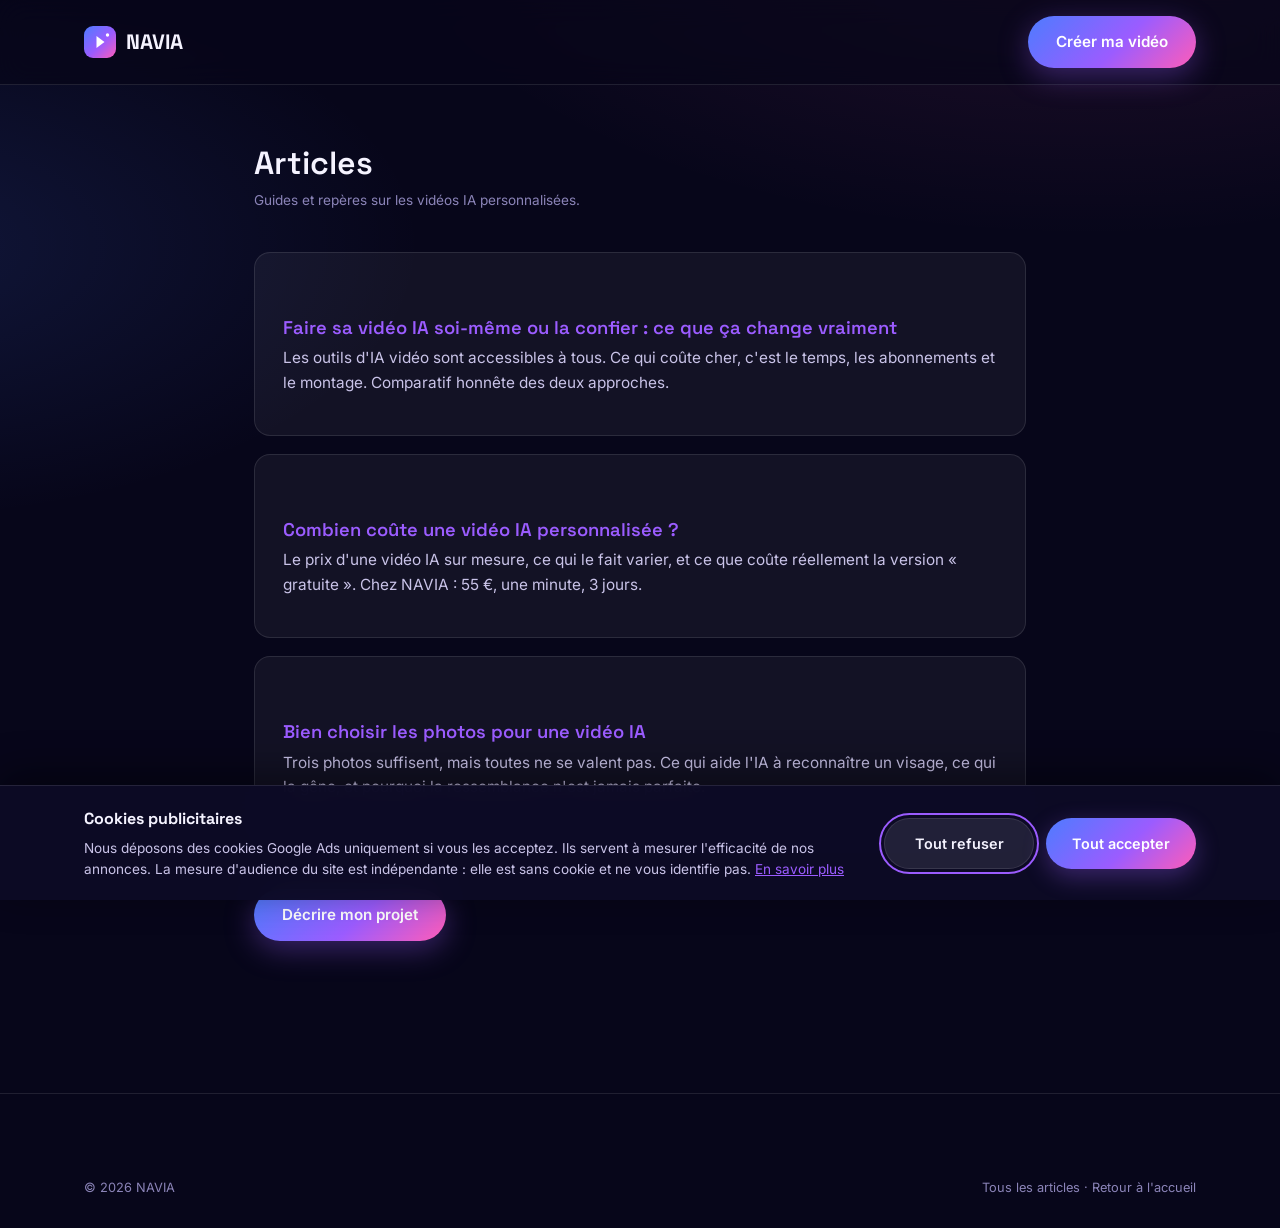
<file: articles/index.html>
<!DOCTYPE html>
<html lang="fr">
<head>
<meta charset="UTF-8">
<meta name="viewport" content="width=device-width, initial-scale=1.0">
<!-- Google tag (gtag.js) — Consent Mode v2 : publicité refusée par défaut -->
<script>
  window.dataLayer = window.dataLayer || [];
  function gtag(){dataLayer.push(arguments);}
  gtag('consent', 'default', {
    ad_storage: 'denied',
    ad_user_data: 'denied',
    ad_personalization: 'denied',
    analytics_storage: 'denied',
    functionality_storage: 'granted',
    security_storage: 'granted',
    wait_for_update: 500
  });
  /* visiteur revenu qui a déjà accepté (choix conservé 6 mois) : mise à jour
     immédiate, avant config, pour ne pas perdre l'attribution de la 1re page */
  try {
    var c = JSON.parse(localStorage.getItem('navia-consent') || 'null');
    if (c && c.ads === true && c.expires > Date.now()) {
      gtag('consent', 'update', {
        ad_storage: 'granted',
        ad_user_data: 'granted',
        ad_personalization: 'granted'
      });
    }
  } catch (e) {}
  gtag('set', 'ads_data_redaction', true);
  gtag('set', 'url_passthrough', true);
  gtag('js', new Date());
  gtag('config', 'AW-18443303177');
</script>
<script async src="https://www.googletagmanager.com/gtag/js?id=AW-18443303177"></script>
<title>Articles — NAVIA</title>
<meta name="description" content="Guides sur les vidéos IA personnalisées : combien ça coûte, comment choisir les photos, faire soi-même ou confier.">
<link rel="canonical" href="https://navia-production.com/articles/">
<meta property="og:type" content="website">
<meta property="og:site_name" content="NAVIA">
<meta property="og:locale" content="fr_FR">
<meta property="og:url" content="https://navia-production.com/articles/">
<meta property="og:title" content="Articles — NAVIA">
<meta property="og:description" content="Guides sur les vidéos IA personnalisées : combien ça coûte, comment choisir les photos, faire soi-même ou confier.">
<meta property="og:image" content="https://navia-production.com/assets/portfolio/exemple-01-photo.jpg">
<meta name="twitter:card" content="summary_large_image">
<meta name="twitter:title" content="Articles — NAVIA">
<meta name="twitter:description" content="Guides sur les vidéos IA personnalisées : combien ça coûte, comment choisir les photos, faire soi-même ou confier.">
<meta name="twitter:image" content="https://navia-production.com/assets/portfolio/exemple-01-photo.jpg">
<link rel="icon" href="../assets/logo.svg" type="image/svg+xml">
<link rel="stylesheet" href="../css/style.css">
<script type="application/ld+json">
{
  "@context": "https://schema.org",
  "@graph": [
    {
      "@type": "CollectionPage",
      "@id": "https://navia-production.com/articles/#collection",
      "url": "https://navia-production.com/articles/",
      "name": "Articles — NAVIA",
      "description": "Guides et repères sur les vidéos IA personnalisées : coût, préparation des photos, faire soi-même ou confier.",
      "inLanguage": "fr-FR",
      "isPartOf": {
        "@id": "https://navia-production.com/#website"
      },
      "publisher": {
        "@type": "Organization",
        "@id": "https://navia-production.com/#organization",
        "name": "NAVIA",
        "url": "https://navia-production.com"
      },
      "hasPart": [
        {
          "@type": "Article",
          "@id": "https://navia-production.com/articles/faire-une-video-ia-soi-meme-ou-la-confier.html#article",
          "headline": "Faire sa vidéo IA soi-même ou la confier : ce que ça change vraiment",
          "url": "https://navia-production.com/articles/faire-une-video-ia-soi-meme-ou-la-confier.html"
        },
        {
          "@type": "Article",
          "@id": "https://navia-production.com/articles/combien-coute-une-video-ia-personnalisee.html#article",
          "headline": "Combien coûte une vidéo IA personnalisée ?",
          "url": "https://navia-production.com/articles/combien-coute-une-video-ia-personnalisee.html"
        },
        {
          "@type": "Article",
          "@id": "https://navia-production.com/articles/bien-choisir-les-photos-pour-une-video-ia.html#article",
          "headline": "Bien choisir les photos pour une vidéo IA",
          "url": "https://navia-production.com/articles/bien-choisir-les-photos-pour-une-video-ia.html"
        }
      ]
    },
    {
      "@type": "BreadcrumbList",
      "@id": "https://navia-production.com/articles/#breadcrumb",
      "itemListElement": [
        {
          "@type": "ListItem",
          "position": 1,
          "name": "Accueil",
          "item": {
            "@type": "WebPage",
            "@id": "https://navia-production.com/"
          }
        },
        {
          "@type": "ListItem",
          "position": 2,
          "name": "Articles"
        }
      ]
    }
  ]
}
</script>

<!-- Umami — cookieless audience measurement -->
<script defer src="https://cloud.umami.is/script.js" data-website-id="39aab16a-fd2b-48a6-bdbc-fcffa16c4f5c" data-domains="navia-production.com"></script>
<script defer src="../js/consent.js"></script>
<script defer src="../js/analytics.js"></script>
</head>
<body>
<header>
  <nav class="nav">
    <a href="/" class="logo"><img src="../assets/logo.svg" alt="NAVIA"> NAVIA</a>
    <div class="nav-right"><a href="/#commande" class="btn btn-primary nav-cta">Créer ma vidéo</a></div>
  </nav>
</header>
<main class="legal-page">
  <div class="container">

    <h1>Articles</h1>
    <p class="updated">Guides et repères sur les vidéos IA personnalisées.</p>

    <div class="card" style="margin-bottom:18px">
      <h2 style="font-size:1.15rem;margin-bottom:8px"><a href="/articles/faire-une-video-ia-soi-meme-ou-la-confier.html">Faire sa vidéo IA soi-même ou la confier : ce que ça change vraiment</a></h2>
      <p>Les outils d'IA vidéo sont accessibles à tous. Ce qui coûte cher, c'est le temps, les abonnements et le montage. Comparatif honnête des deux approches.</p>
    </div>
    <div class="card" style="margin-bottom:18px">
      <h2 style="font-size:1.15rem;margin-bottom:8px"><a href="/articles/combien-coute-une-video-ia-personnalisee.html">Combien coûte une vidéo IA personnalisée ?</a></h2>
      <p>Le prix d'une vidéo IA sur mesure, ce qui le fait varier, et ce que coûte réellement la version « gratuite ». Chez NAVIA : 55 €, une minute, 3 jours.</p>
    </div>
    <div class="card" style="margin-bottom:18px">
      <h2 style="font-size:1.15rem;margin-bottom:8px"><a href="/articles/bien-choisir-les-photos-pour-une-video-ia.html">Bien choisir les photos pour une vidéo IA</a></h2>
      <p>Trois photos suffisent, mais toutes ne se valent pas. Ce qui aide l'IA à reconnaître un visage, ce qui la gêne, et pourquoi la ressemblance n'est jamais parfaite.</p>
    </div>
    <p style="margin-top:48px"><a href="/#commande" class="btn btn-primary">Décrire mon projet</a></p>
  </div>
</main>
<footer>
  <div class="container footer-bottom" style="border-top:none">
    <span>© 2026 NAVIA</span>
    <span><a href="/articles/">Tous les articles</a> · <a href="/">Retour à l'accueil</a></span>
  </div>
</footer>
</body>
</html>
</file>
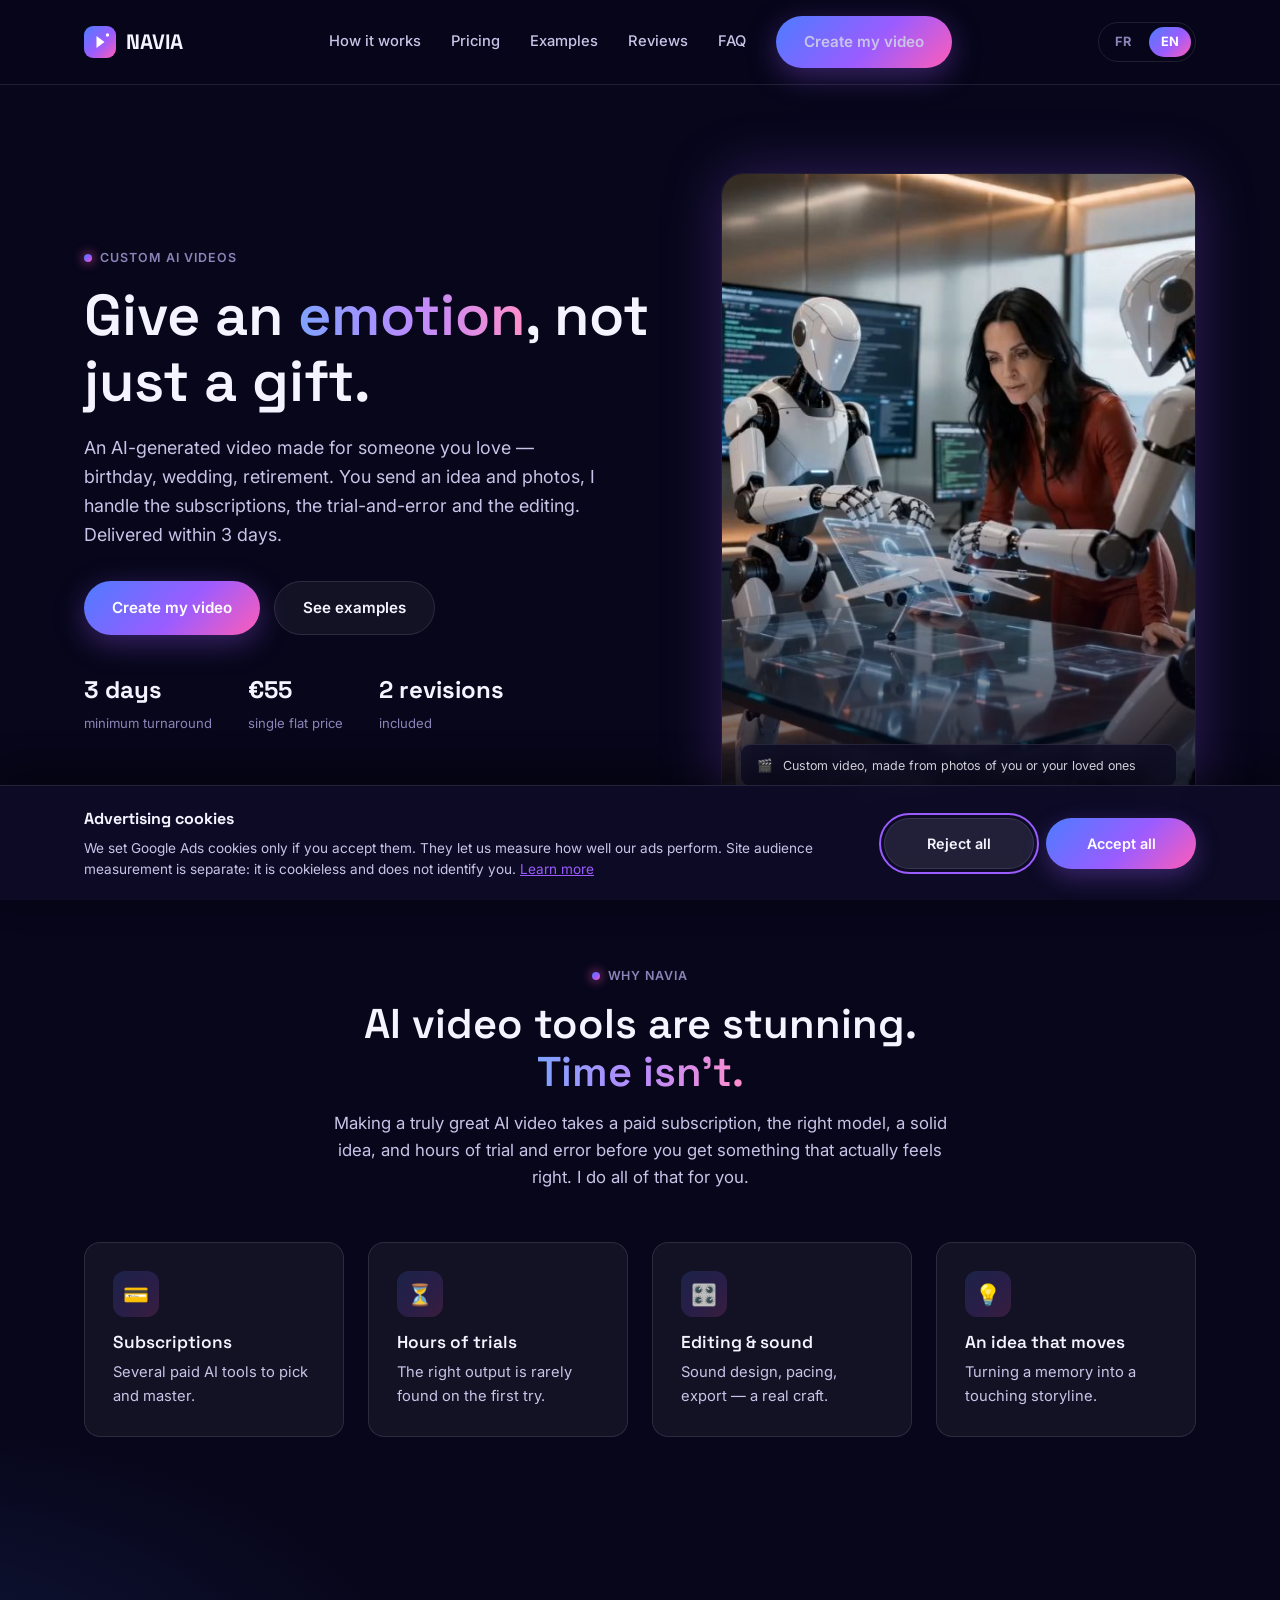
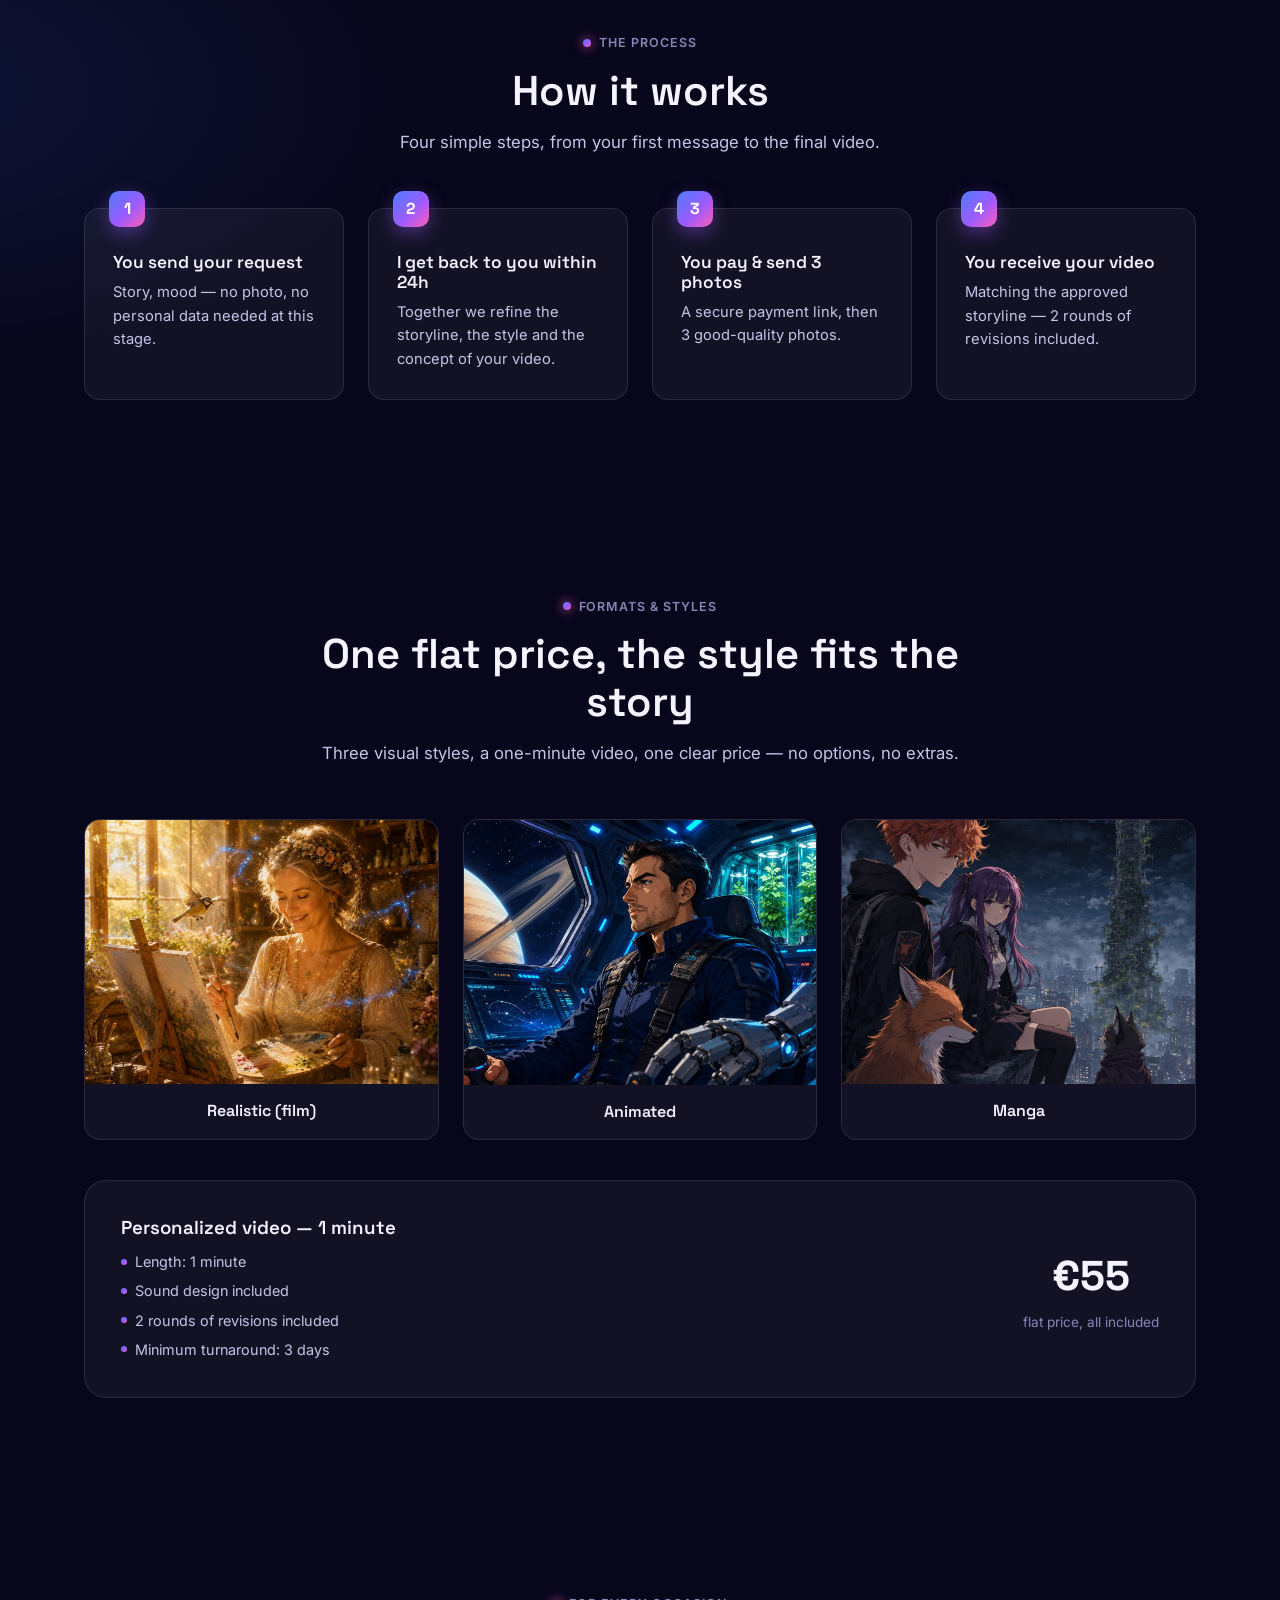
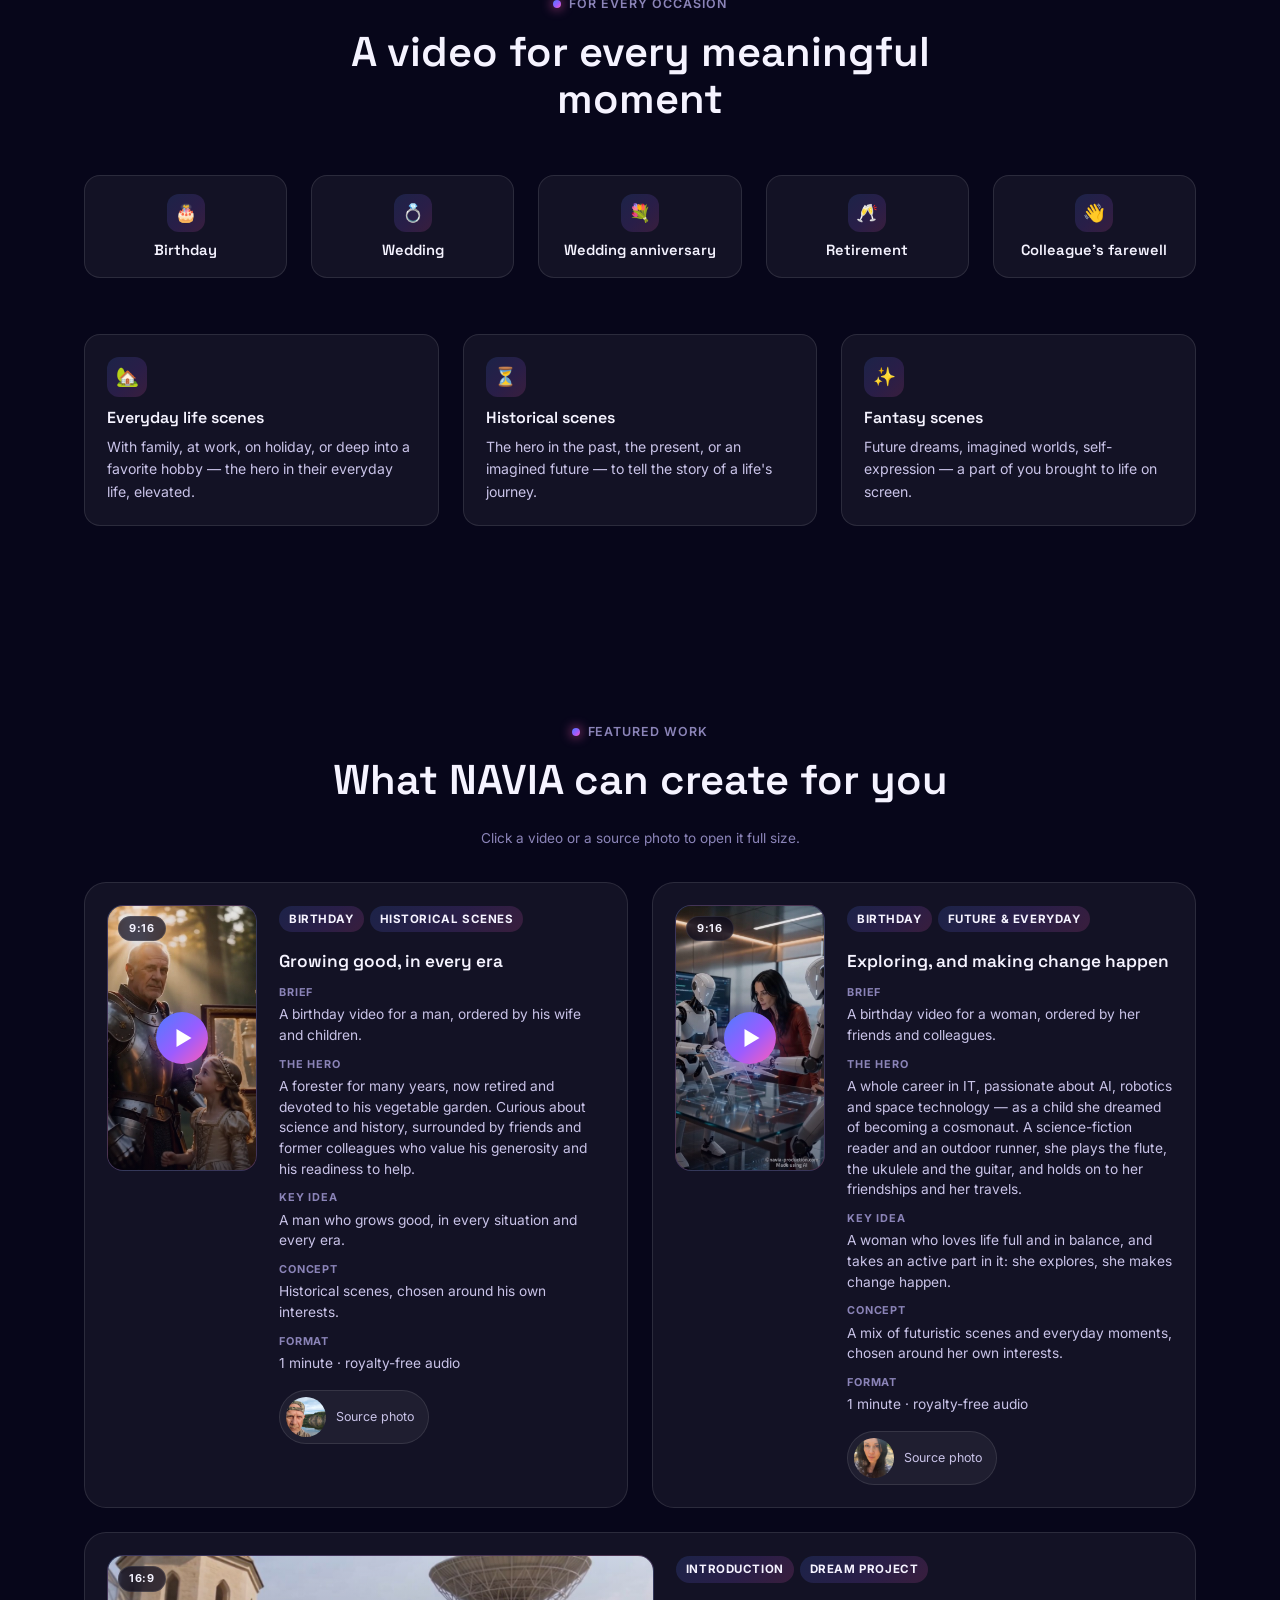
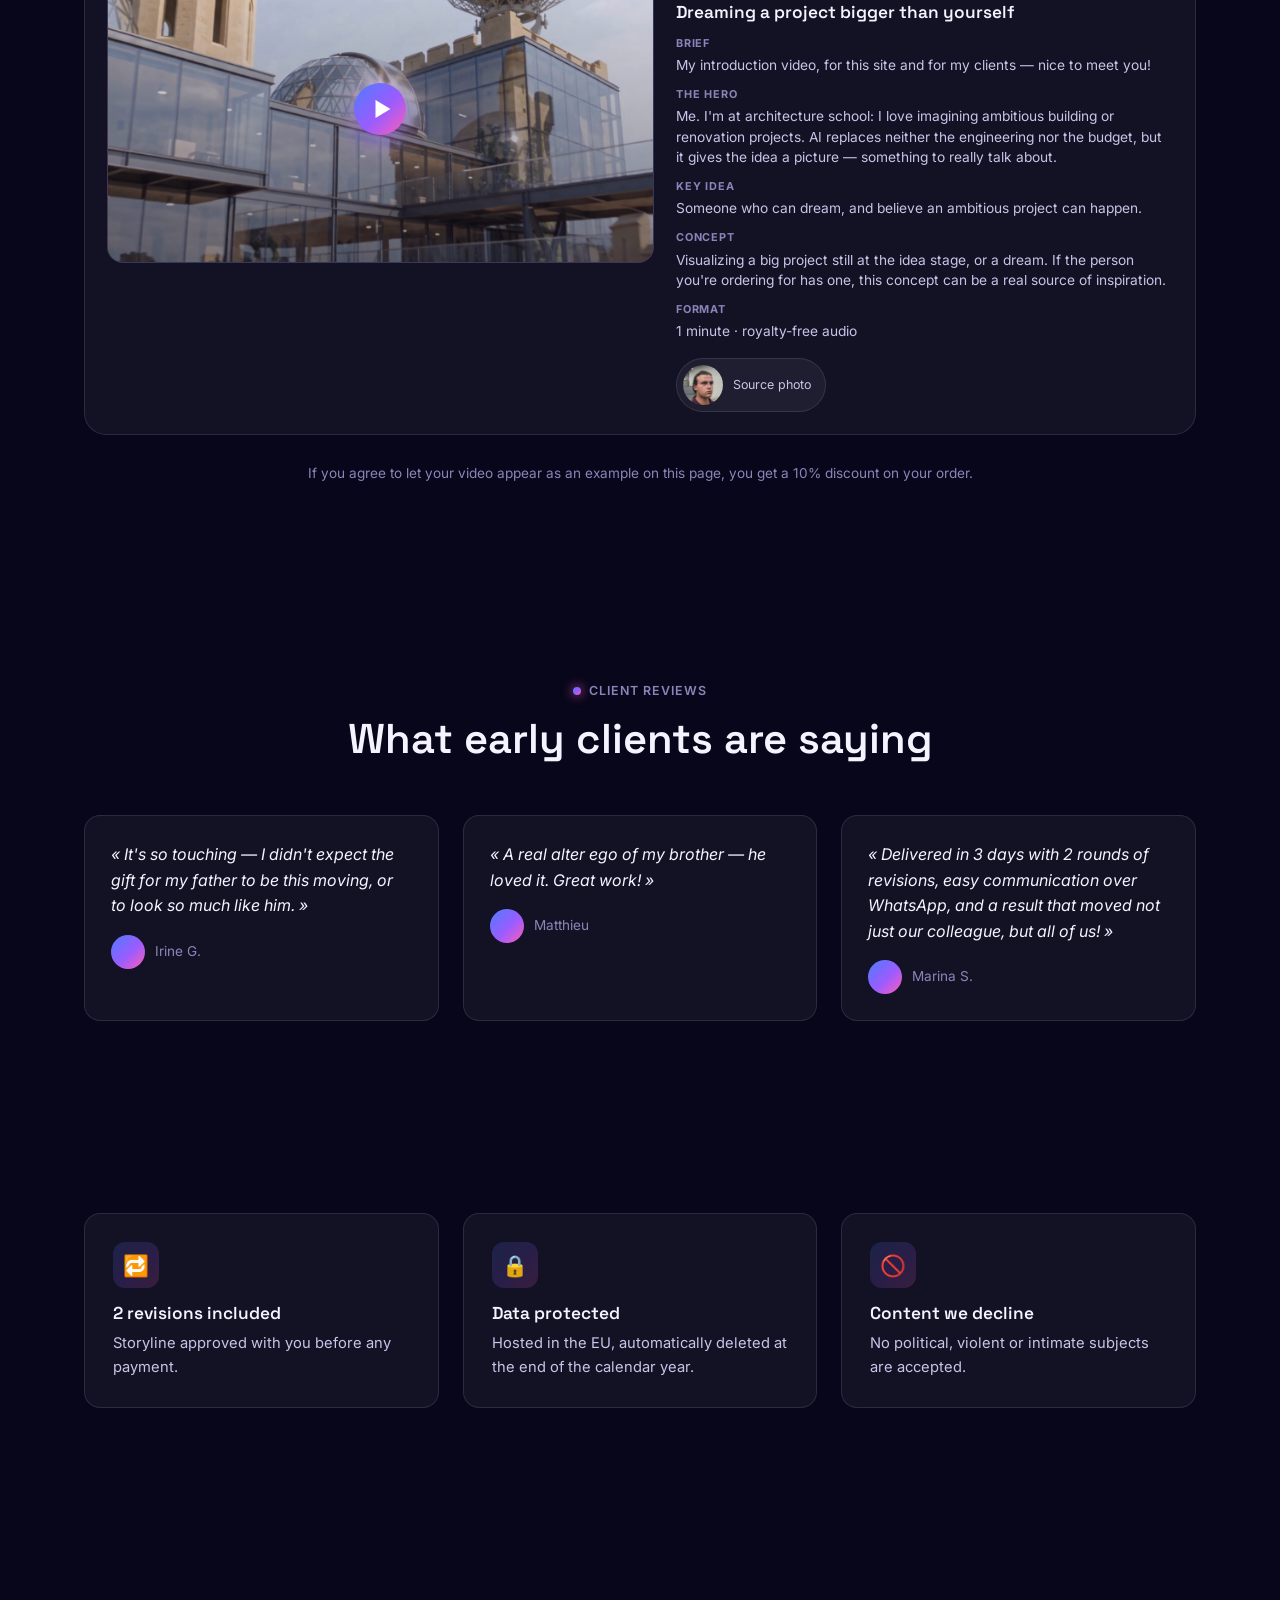
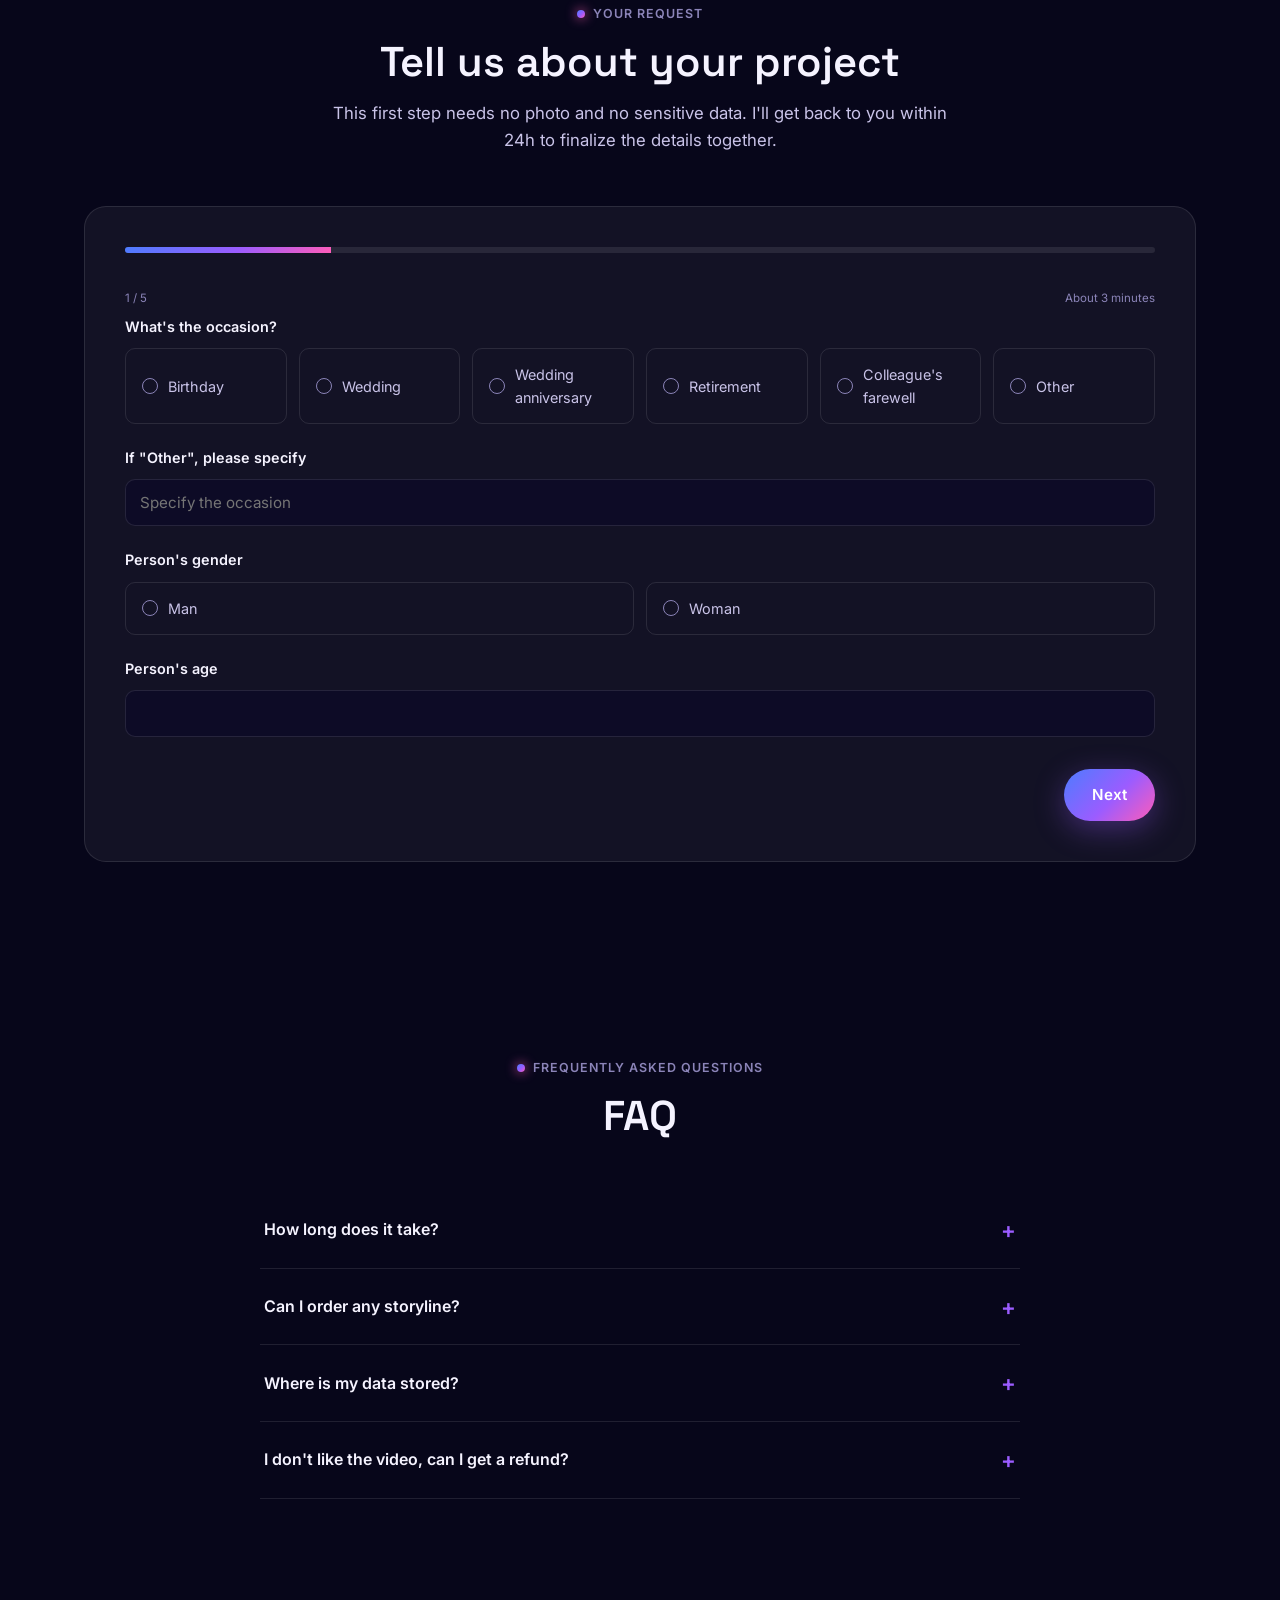
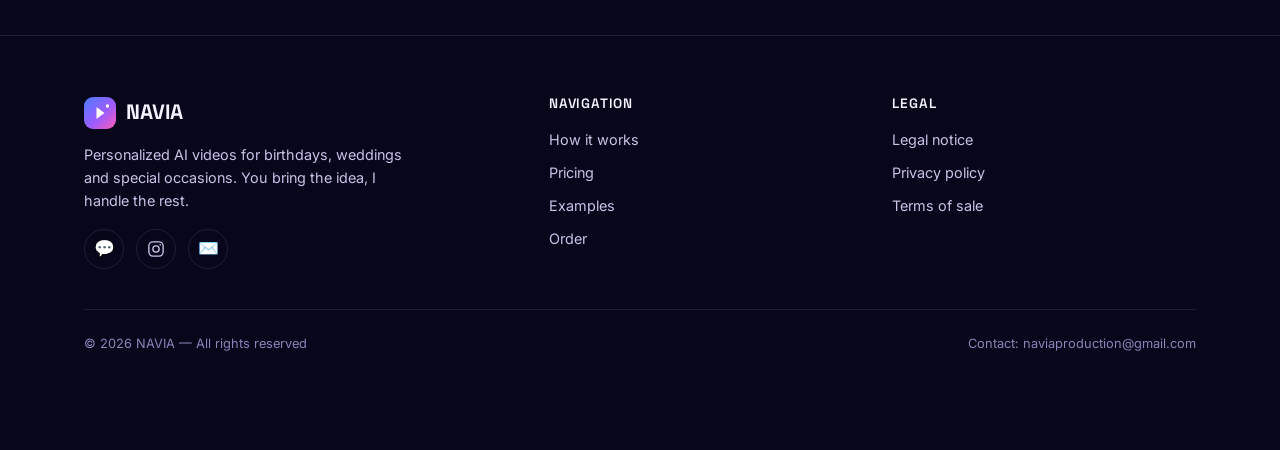
<file: en/index.html>
<!DOCTYPE html>
<html lang="en">
<head>
<meta charset="UTF-8">
<meta name="viewport" content="width=device-width, initial-scale=1.0">
<!-- Google tag (gtag.js) — Consent Mode v2 : publicité refusée par défaut -->
<script>
  window.dataLayer = window.dataLayer || [];
  function gtag(){dataLayer.push(arguments);}
  gtag('consent', 'default', {
    ad_storage: 'denied',
    ad_user_data: 'denied',
    ad_personalization: 'denied',
    analytics_storage: 'denied',
    functionality_storage: 'granted',
    security_storage: 'granted',
    wait_for_update: 500
  });
  /* visiteur revenu qui a déjà accepté (choix conservé 6 mois) : mise à jour
     immédiate, avant config, pour ne pas perdre l'attribution de la 1re page */
  try {
    var c = JSON.parse(localStorage.getItem('navia-consent') || 'null');
    if (c && c.ads === true && c.expires > Date.now()) {
      gtag('consent', 'update', {
        ad_storage: 'granted',
        ad_user_data: 'granted',
        ad_personalization: 'granted'
      });
    }
  } catch (e) {}
  gtag('set', 'ads_data_redaction', true);
  gtag('set', 'url_passthrough', true);
  gtag('js', new Date());
  gtag('config', 'AW-18443303177');
</script>
<script async src="https://www.googletagmanager.com/gtag/js?id=AW-18443303177"></script>
<title>NAVIA — Personalized AI Videos for Birthdays & Special Occasions</title>
<meta name="description" content="Give a custom AI video for a birthday, wedding, or retirement. You send an idea and photos, NAVIA handles everything else — delivered within 3 days.">
<link rel="canonical" href="https://navia-production.com/en/">
<link rel="alternate" hreflang="fr" href="https://navia-production.com/">
<link rel="alternate" hreflang="en" href="https://navia-production.com/en/">
<link rel="alternate" hreflang="x-default" href="https://navia-production.com/">
<meta property="og:type" content="website">
<meta property="og:site_name" content="NAVIA">
<meta property="og:locale" content="en_GB">
<meta property="og:url" content="https://navia-production.com/en/">
<meta property="og:title" content="NAVIA — Personalized AI Videos for Birthdays & Special Occasions">
<meta property="og:description" content="Custom AI video for a birthday, wedding or retirement. Flat rate of €55, delivered in 3 days, 2 rounds of revisions included.">
<meta property="og:image" content="https://navia-production.com/assets/portfolio/exemple-01-photo.jpg">
<meta name="twitter:card" content="summary_large_image">
<meta name="twitter:title" content="NAVIA — Personalized AI Videos for Birthdays & Special Occasions">
<meta name="twitter:description" content="Custom AI video for a birthday, wedding or retirement. Flat rate of €55, delivered in 3 days, 2 rounds of revisions included.">
<meta name="twitter:image" content="https://navia-production.com/assets/portfolio/exemple-01-photo.jpg">
<link rel="icon" href="../assets/logo.svg" type="image/svg+xml">
<link rel="stylesheet" href="../css/style.css">
<script type="application/ld+json">
{
  "@context": "https://schema.org",
  "@graph": [
    {
      "@type": [
        "ProfessionalService",
        "Organization"
      ],
      "@id": "https://navia-production.com/#organization",
      "name": "NAVIA",
      "url": "https://navia-production.com",
      "description": "NAVIA is a French studio producing made-to-order personalized videos generated with artificial intelligence for special occasions.",
      "logo": {
        "@type": "ImageObject",
        "url": "https://navia-production.com/assets/logo.svg"
      },
      "image": "https://navia-production.com/assets/portfolio/exemple-01-photo.jpg",
      "email": "naviaproduction@gmail.com",
      "telephone": "+33769017074",
      "priceRange": "55 €",
      "founder": {
        "@type": "Person",
        "name": "Ivan Dubrovko"
      },
      "identifier": [
        {
          "@type": "PropertyValue",
          "name": "SIREN",
          "value": "108736406"
        }
      ],
      "address": {
        "@type": "PostalAddress",
        "addressCountry": "FR"
      },
      "areaServed": [
        {
          "@type": "Country",
          "name": "France"
        }
      ],
      "contactPoint": [
        {
          "@type": "ContactPoint",
          "contactType": "customer support",
          "email": "naviaproduction@gmail.com",
          "telephone": "+33769017074",
          "availableLanguage": [
            "fr",
            "en"
          ]
        }
      ],
      "sameAs": [
        "https://www.instagram.com/naviaproduction/",
        "https://wa.me/33769017074",
        "https://annuaire-entreprises.data.gouv.fr/entreprise/108736406"
      ],
      "makesOffer": {
        "@id": "https://navia-production.com/#service-offer"
      }
    },
    {
      "@type": "WebSite",
      "@id": "https://navia-production.com/#website",
      "url": "https://navia-production.com",
      "name": "NAVIA",
      "publisher": {
        "@id": "https://navia-production.com/#organization"
      },
      "inLanguage": [
        "fr-FR",
        "en-GB"
      ]
    },
    {
      "@type": "WebPage",
      "@id": "https://navia-production.com/en/#webpage",
      "url": "https://navia-production.com/en/",
      "name": "NAVIA — Personalized AI Videos for Birthdays & Special Occasions",
      "isPartOf": {
        "@id": "https://navia-production.com/#website"
      },
      "about": {
        "@id": "https://navia-production.com/#service"
      },
      "inLanguage": "en-GB",
      "primaryImageOfPage": {
        "@id": "https://navia-production.com/#primaryimage"
      }
    },
    {
      "@type": "ImageObject",
      "@id": "https://navia-production.com/#primaryimage",
      "url": "https://navia-production.com/assets/portfolio/exemple-01-photo.jpg",
      "contentUrl": "https://navia-production.com/assets/portfolio/exemple-01-photo.jpg",
      "caption": "Growing good, in every era"
    },
    {
      "@type": "Service",
      "@id": "https://navia-production.com/#service",
      "name": "Custom AI video made to order",
      "description": "NAVIA produces personalized AI-generated videos to order for birthdays, weddings, wedding anniversaries and retirements. You send your idea and three photos; NAVIA writes the storyline, generates the footage, edits it and adds the sound design. Flat rate of €55, delivered in 3 days minimum, 2 rounds of revisions included.",
      "serviceType": "AI-generated video production",
      "provider": {
        "@id": "https://navia-production.com/#organization"
      },
      "areaServed": {
        "@type": "Country",
        "name": "France"
      },
      "availableChannel": {
        "@type": "ServiceChannel",
        "serviceUrl": "https://navia-production.com/en/",
        "availableLanguage": [
          "fr",
          "en"
        ]
      },
      "offers": {
        "@type": "Offer",
        "@id": "https://navia-production.com/#service-offer",
        "price": "55",
        "priceCurrency": "EUR",
        "availability": "https://schema.org/InStock",
        "url": "https://navia-production.com/en/",
        "description": "One-minute personalized video, flat rate, 2 rounds of revisions included",
        "deliveryLeadTime": {
          "@type": "QuantitativeValue",
          "minValue": 3,
          "unitCode": "DAY"
        },
        "seller": {
          "@id": "https://navia-production.com/#organization"
        }
      },
      "review": [
        {
          "@type": "Review",
          "reviewBody": "It's so touching — I didn't expect the gift for my father to be this moving, or to look so much like him.",
          "author": {
            "@type": "Person",
            "name": "Irine G."
          },
          "itemReviewed": {
            "@id": "https://navia-production.com/#service"
          }
        },
        {
          "@type": "Review",
          "reviewBody": "A real alter ego of my brother — he loved it. Great work!",
          "author": {
            "@type": "Person",
            "name": "Matthieu"
          },
          "itemReviewed": {
            "@id": "https://navia-production.com/#service"
          }
        },
        {
          "@type": "Review",
          "reviewBody": "Delivered in 3 days with 2 rounds of revisions, easy communication over WhatsApp, and a result that moved not just our colleague, but all of us!",
          "author": {
            "@type": "Person",
            "name": "Marina S."
          },
          "itemReviewed": {
            "@id": "https://navia-production.com/#service"
          }
        }
      ]
    },
    {
      "@type": "HowTo",
      "@id": "https://navia-production.com/en/#howto",
      "name": "How to order a personalized AI video from NAVIA",
      "description": "The four steps to have a custom AI video made by NAVIA, from first enquiry to delivery.",
      "totalTime": "P3D",
      "estimatedCost": {
        "@type": "MonetaryAmount",
        "currency": "EUR",
        "value": "55"
      },
      "step": [
        {
          "@type": "HowToStep",
          "position": 1,
          "name": "You send your request",
          "text": "Story, mood — no photo, no personal data needed at this stage.",
          "url": "https://navia-production.com/en/#how-it-works"
        },
        {
          "@type": "HowToStep",
          "position": 2,
          "name": "I get back to you within 24h",
          "text": "Together we refine the storyline, the style and the concept of your video.",
          "url": "https://navia-production.com/en/#how-it-works"
        },
        {
          "@type": "HowToStep",
          "position": 3,
          "name": "You pay & send 3 photos",
          "text": "A secure payment link, then 3 good-quality photos.",
          "url": "https://navia-production.com/en/#how-it-works"
        },
        {
          "@type": "HowToStep",
          "position": 4,
          "name": "You receive your video",
          "text": "Matching the approved storyline — 2 rounds of revisions included.",
          "url": "https://navia-production.com/en/#how-it-works"
        }
      ]
    },
    {
      "@type": "FAQPage",
      "@id": "https://navia-production.com/en/#faq",
      "inLanguage": "en-GB",
      "mainEntity": [
        {
          "@type": "Question",
          "name": "How long does it take?",
          "acceptedAnswer": {
            "@type": "Answer",
            "text": "The minimum turnaround is 3 days. I recommend ordering at least a week in advance to leave enough time to exchange details and approve the result together."
          }
        },
        {
          "@type": "Question",
          "name": "Can I order any storyline?",
          "acceptedAnswer": {
            "@type": "Answer",
            "text": "Almost. Any idea or concept you bring is welcome — and if you'd rather leave the creative side to me, I'll gladly come up with the storyline myself, based on the answers in your questionnaire. Just note that I don't work on subjects related to politics, intimacy or violence."
          }
        },
        {
          "@type": "Question",
          "name": "Where is my data stored?",
          "acceptedAnswer": {
            "@type": "Answer",
            "text": "Your video, your order history and your photos are kept on a server located in the EU, then deleted at the beginning of each calendar year. If you order again after that date, this information and the photos will need to be sent again. See the privacy policy."
          }
        },
        {
          "@type": "Question",
          "name": "I don't like the video, can I get a refund?",
          "acceptedAnswer": {
            "@type": "Answer",
            "text": "AI doesn't guarantee a perfect match with a person's looks or expressions. To keep that risk as low as possible, I work in two stages. Before producing the full video, I send you 2 images and a first scene of up to 6 seconds, matching the agreed storyline — with 2 rounds of revisions available at this stage. If after those revisions the result still doesn't meet your expectations, the order is cancelled and fully refunded.If you approve that first stage, I produce the full version, which can then be corrected twice. From that point on the amount is non-refundable: every project takes hours of work, creative input and several paid tool subscriptions. You can also review the examples and their source photos before ordering."
          }
        }
      ]
    },
    {
      "@type": "VideoObject",
      "@id": "https://navia-production.com/en/#video-01",
      "name": "Growing good, in every era",
      "description": "Brief : A birthday video for a man, ordered by his wife and children. The hero : A forester for many years, now retired and devoted to his vegetable garden. Curious about science and history, surrounded by friends and former colleagues who value his generosity and his readiness to help. Key idea : A man who grows good, in every situation and every era. Concept : Historical scenes, chosen around his own interests. Format : 1 minute · royalty-free audio",
      "embedUrl": "https://www.youtube.com/embed/vQZdULWq4o0",
      "url": "https://www.youtube.com/watch?v=vQZdULWq4o0",
      "thumbnailUrl": "https://navia-production.com/assets/portfolio/exemple-01-preview.jpg",
      "uploadDate": "2026-07-25",
      "duration": "PT1M",
      "inLanguage": "en-GB",
      "isFamilyFriendly": true,
      "creator": {
        "@id": "https://navia-production.com/#organization"
      },
      "publisher": {
        "@id": "https://navia-production.com/#organization"
      }
    },
    {
      "@type": "VideoObject",
      "@id": "https://navia-production.com/en/#video-02",
      "name": "Dreaming a project bigger than yourself",
      "description": "Brief : My introduction video, for this site and for my clients — nice to meet you! The hero : Me. I'm at architecture school: I love imagining ambitious building or renovation projects. AI replaces neither the engineering nor the budget, but it gives the idea a picture — something to really talk about. Key idea : Someone who can dream, and believe an ambitious project can happen. Concept : Visualizing a big project still at the idea stage, or a dream. If the person you're ordering for has one, this concept can be a real source of inspiration. Format : 1 minute · royalty-free audio",
      "embedUrl": "https://www.youtube.com/embed/JZKAfjNY8yg",
      "url": "https://www.youtube.com/watch?v=JZKAfjNY8yg",
      "thumbnailUrl": "https://navia-production.com/assets/portfolio/exemple-02-preview.jpg",
      "uploadDate": "2026-08-30",
      "duration": "PT50S",
      "inLanguage": "en-GB",
      "isFamilyFriendly": true,
      "creator": {
        "@id": "https://navia-production.com/#organization"
      },
      "publisher": {
        "@id": "https://navia-production.com/#organization"
      }
    },
    {
      "@type": "VideoObject",
      "@id": "https://navia-production.com/en/#video-03",
      "name": "Exploring, and making change happen",
      "description": "Brief : A birthday video for a woman, ordered by her friends and colleagues. The hero : A whole career in IT, passionate about AI, robotics and space technology — as a child she dreamed of becoming a cosmonaut. A science-fiction reader and an outdoor runner, she plays the flute, the ukulele and the guitar, and holds on to her friendships and her travels. Key idea : A woman who loves life full and in balance, and takes an active part in it: she explores, she makes change happen. Concept : A mix of futuristic scenes and everyday moments, chosen around her own interests. Format : 1 minute · royalty-free audio",
      "embedUrl": "https://www.youtube.com/embed/wSNFr__r_ss",
      "url": "https://www.youtube.com/watch?v=wSNFr__r_ss",
      "thumbnailUrl": "https://navia-production.com/assets/portfolio/exemple-03-preview.jpg",
      "uploadDate": "2026-09-05",
      "duration": "PT55S",
      "inLanguage": "en-GB",
      "isFamilyFriendly": true,
      "creator": {
        "@id": "https://navia-production.com/#organization"
      },
      "publisher": {
        "@id": "https://navia-production.com/#organization"
      }
    }
  ]
}
</script>

<!-- Umami — cookieless audience measurement -->
<script defer src="https://cloud.umami.is/script.js" data-website-id="39aab16a-fd2b-48a6-bdbc-fcffa16c4f5c" data-domains="navia-production.com"></script>
<script defer src="../js/consent.js"></script>
<script defer src="../js/analytics.js"></script>
</head>
<body>

<header>
  <nav class="nav">
    <a href="/en/" class="logo"><img src="../assets/logo.svg" alt="NAVIA"> NAVIA</a>
    <ul class="nav-links">
      <li><a href="#how-it-works">How it works</a></li>
      <li><a href="#pricing">Pricing</a></li>
      <li><a href="#examples">Examples</a></li>
      <li><a href="#reviews">Reviews</a></li>
      <li><a href="#faq">FAQ</a></li>
      <li><a href="#order" class="btn btn-primary nav-cta">Create my video</a></li>
    </ul>
    <div class="nav-right">
      <div class="lang-switch">
        <a href="/">FR</a>
        <a href="/en/" class="active">EN</a>
      </div>
      <button class="nav-toggle" aria-label="Menu">☰</button>
    </div>
  </nav>
</header>

<main>

  <!-- HERO -->
  <section class="hero">
    <div class="container hero-grid">
      <div>
        <div class="eyebrow">Custom AI videos</div>
        <h1>Give an <span class="gradient-text">emotion</span>, not just a gift.</h1>
        <p class="lead">An AI-generated video made for someone you love — birthday, wedding, retirement. You send an idea and photos, I handle the subscriptions, the trial-and-error and the editing. Delivered within 3 days.</p>
        <div class="hero-actions">
          <a href="#order" class="btn btn-primary">Create my video</a>
          <a href="#examples" class="btn btn-ghost">See examples</a>
        </div>
        <div class="hero-stats">
          <div><strong>3 days</strong><span>minimum turnaround</span></div>
          <div><strong>€55</strong><span>single flat price</span></div>
          <div><strong>2 revisions</strong><span>included</span></div>
        </div>
      </div>
      <div class="hero-media">
        <video src="../assets/portfolio/preset.mp4" muted loop autoplay playsinline preload="metadata" poster="../assets/portfolio/hero-poster.jpg"></video>
        <div class="badge-float"><span class="badge-icon" aria-hidden="true">🎬</span><span>Custom video, made from photos of you or your loved ones</span></div>
      </div>
    </div>
  </section>

  <!-- PROBLEM / SOLUTION -->
  <section id="why">
    <div class="container">
      <div class="section-head">
        <div class="eyebrow" style="justify-content:center">Why NAVIA</div>
        <h2>AI video tools are stunning. <span class="gradient-text">Time isn't.</span></h2>
        <p>Making a truly great AI video takes a paid subscription, the right model, a solid idea, and hours of trial and error before you get something that actually feels right. I do all of that for you.</p>
      </div>
      <div class="grid grid-4">
        <div class="card"><div class="icon">💳</div><h3>Subscriptions</h3><p>Several paid AI tools to pick and master.</p></div>
        <div class="card"><div class="icon">⏳</div><h3>Hours of trials</h3><p>The right output is rarely found on the first try.</p></div>
        <div class="card"><div class="icon">🎛️</div><h3>Editing & sound</h3><p>Sound design, pacing, export — a real craft.</p></div>
        <div class="card"><div class="icon">💡</div><h3>An idea that moves</h3><p>Turning a memory into a touching storyline.</p></div>
      </div>
    </div>
  </section>

  <!-- HOW IT WORKS -->
  <section id="how-it-works">
    <div class="container">
      <div class="section-head">
        <div class="eyebrow" style="justify-content:center">The process</div>
        <h2>How it works</h2>
        <p>Four simple steps, from your first message to the final video.</p>
      </div>
      <div class="grid grid-4">
        <div class="card step-card"><div class="num">1</div><h3>You send your request</h3><p>Story, mood — no photo, no personal data needed at this stage.</p></div>
        <div class="card step-card"><div class="num">2</div><h3>I get back to you within 24h</h3><p>Together we refine the storyline, the style and the concept of your video.</p></div>
        <div class="card step-card"><div class="num">3</div><h3>You pay & send 3 photos</h3><p>A secure payment link, then 3 good-quality photos.</p></div>
        <div class="card step-card"><div class="num">4</div><h3>You receive your video</h3><p>Matching the approved storyline — 2 rounds of revisions included.</p></div>
      </div>
    </div>
  </section>

  <!-- STYLES + PRICING -->
  <section id="pricing">
    <div class="container">
      <div class="section-head">
        <div class="eyebrow" style="justify-content:center">Formats & styles</div>
        <h2>One flat price, the style fits the story</h2>
        <p>Three visual styles, a one-minute video, one clear price — no options, no extras.</p>
      </div>
      <div class="grid grid-3" style="margin-bottom:40px">
        <div class="tile"><div class="tile-media"><img src="../assets/styles/realiste.jpg" alt="Realistic (film) style example" loading="lazy"></div><div class="tile-body"><h3>Realistic (film)</h3></div></div>
        <div class="tile"><div class="tile-media"><img src="../assets/styles/animation.jpg" alt="Animated style example" loading="lazy"></div><div class="tile-body"><h3>Animated</h3></div></div>
        <div class="tile"><div class="tile-media"><img src="../assets/styles/manga.jpg" alt="Manga style example" loading="lazy"></div><div class="tile-body"><h3>Manga</h3></div></div>
      </div>
      <div class="calc">
        <div>
          <h3 style="margin-bottom:12px;color:var(--text-0)">Personalized video — 1 minute</h3>
          <ul class="calc-points">
            <li>Length: 1 minute</li>
            <li>Sound design included</li>
            <li>2 rounds of revisions included</li>
            <li>Minimum turnaround: 3 days</li>
          </ul>
        </div>
        <div class="calc-price">
          <strong>€55</strong>
          <span>flat price, all included</span>
        </div>
      </div>
    </div>
  </section>

  <!-- OCCASIONS & CONCEPTS -->
  <section id="occasions">
    <div class="container">
      <div class="section-head">
        <div class="eyebrow" style="justify-content:center">For every occasion</div>
        <h2>A video for every meaningful moment</h2>
      </div>
      <div class="grid grid-5" style="margin-bottom:56px">
        <div class="card card-compact" style="text-align:center"><div class="icon" style="margin:0 auto 10px">🎂</div><h3>Birthday</h3></div>
        <div class="card card-compact" style="text-align:center"><div class="icon" style="margin:0 auto 10px">💍</div><h3>Wedding</h3></div>
        <div class="card card-compact" style="text-align:center"><div class="icon" style="margin:0 auto 10px">💐</div><h3>Wedding anniversary</h3></div>
        <div class="card card-compact" style="text-align:center"><div class="icon" style="margin:0 auto 10px">🥂</div><h3>Retirement</h3></div>
        <div class="card card-compact" style="text-align:center"><div class="icon" style="margin:0 auto 10px">👋</div><h3>Colleague's farewell</h3></div>
      </div>
      <div class="grid grid-3">
        <div class="card card-tight">
          <div class="icon">🏡</div>
          <h3>Everyday life scenes</h3>
          <p>With family, at work, on holiday, or deep into a favorite hobby — the hero in their everyday life, elevated.</p>
        </div>
        <div class="card card-tight">
          <div class="icon">⏳</div>
          <h3>Historical scenes</h3>
          <p>The hero in the past, the present, or an imagined future — to tell the story of a life's journey.</p>
        </div>
        <div class="card card-tight">
          <div class="icon">✨</div>
          <h3>Fantasy scenes</h3>
          <p>Future dreams, imagined worlds, self-expression — a part of you brought to life on screen.</p>
        </div>
      </div>
    </div>
  </section>

  <!-- PORTFOLIO -->
  <section id="examples">
    <div class="container">
      <div class="section-head">
        <div class="eyebrow" style="justify-content:center">Featured work</div>
        <h2>What NAVIA can create for you</h2>
      </div>

      <p class="section-note">Click a video or a source photo to open it full size.</p>

      <div class="pf-row">

        <!-- Example 1 — vertical 9:16 -->
        <article class="pf-card pf-card-v">
          <button type="button" class="pf-media ratio-v" data-lightbox="youtube" data-yt="vQZdULWq4o0" aria-label="Play the video: growing good, in every era">
            <img src="../assets/portfolio/exemple-01-preview.jpg" width="540" height="960" alt="Video preview: growing good, in every era" loading="lazy" decoding="async">
            <span class="pf-play" aria-hidden="true"></span>
            <span class="pf-ratio">9:16</span>
          </button>
          <div class="pf-body">
            <div class="pf-tags"><span class="tag">Birthday</span><span class="tag">Historical scenes</span></div>
            <h3>Growing good, in every era</h3>
            <dl class="pf-meta">
              <div><dt>Brief</dt><dd>A birthday video for a man, ordered by his wife and children.</dd></div>
              <div><dt>The hero</dt><dd>A forester for many years, now retired and devoted to his vegetable garden. Curious about science and history, surrounded by friends and former colleagues who value his generosity and his readiness to help.</dd></div>
              <div><dt>Key idea</dt><dd>A man who grows good, in every situation and every era.</dd></div>
              <div><dt>Concept</dt><dd>Historical scenes, chosen around his own interests.</dd></div>
              <div><dt>Format</dt><dd>1 minute · royalty-free audio</dd></div>
            </dl>
            <button type="button" class="pf-source" data-lightbox="image" data-src="../assets/portfolio/exemple-01-photo.jpg" aria-label="View the source photo of example 1">
              <img src="../assets/portfolio/exemple-01-photo.jpg" alt="Source photo used for example 1" loading="lazy">
              <span>Source photo</span>
            </button>
          </div>
        </article>

        <!-- Example 3 — vertical 9:16 -->
        <article class="pf-card pf-card-v">
          <button type="button" class="pf-media ratio-v" data-lightbox="youtube" data-yt="wSNFr__r_ss" aria-label="Play the video: exploring, and making change happen">
            <img src="../assets/portfolio/exemple-03-preview.jpg" width="540" height="960" alt="Video preview: exploring, and making change happen" loading="lazy" decoding="async">
            <span class="pf-play" aria-hidden="true"></span>
            <span class="pf-ratio">9:16</span>
          </button>
          <div class="pf-body">
            <div class="pf-tags"><span class="tag">Birthday</span><span class="tag">Future &amp; everyday</span></div>
            <h3>Exploring, and making change happen</h3>
            <dl class="pf-meta">
              <div><dt>Brief</dt><dd>A birthday video for a woman, ordered by her friends and colleagues.</dd></div>
              <div><dt>The hero</dt><dd>A whole career in IT, passionate about AI, robotics and space technology — as a child she dreamed of becoming a cosmonaut. A science-fiction reader and an outdoor runner, she plays the flute, the ukulele and the guitar, and holds on to her friendships and her travels.</dd></div>
              <div><dt>Key idea</dt><dd>A woman who loves life full and in balance, and takes an active part in it: she explores, she makes change happen.</dd></div>
              <div><dt>Concept</dt><dd>A mix of futuristic scenes and everyday moments, chosen around her own interests.</dd></div>
              <div><dt>Format</dt><dd>1 minute · royalty-free audio</dd></div>
            </dl>
            <button type="button" class="pf-source" data-lightbox="image" data-src="../assets/portfolio/exemple-03-photo.jpg" aria-label="View the source photo of example 3">
              <img src="../assets/portfolio/exemple-03-photo.jpg" alt="Source photo used for example 3" loading="lazy">
              <span>Source photo</span>
            </button>
          </div>
        </article>

      </div>

      <!-- Example 2 — horizontal 16:9 -->
      <article class="pf-card pf-card-h">
        <button type="button" class="pf-media ratio-h" data-lightbox="youtube" data-yt="JZKAfjNY8yg" aria-label="Play the video: dreaming a project bigger than yourself">
          <img src="../assets/portfolio/exemple-02-preview.jpg" width="1280" height="720" alt="Video preview: dreaming a project bigger than yourself" loading="lazy" decoding="async">
          <span class="pf-play" aria-hidden="true"></span>
          <span class="pf-ratio">16:9</span>
        </button>
        <div class="pf-body">
          <div class="pf-tags"><span class="tag">Introduction</span><span class="tag">Dream project</span></div>
          <h3>Dreaming a project bigger than yourself</h3>
          <dl class="pf-meta">
            <div><dt>Brief</dt><dd>My introduction video, for this site and for my clients — nice to meet you!</dd></div>
            <div><dt>The hero</dt><dd>Me. I'm at architecture school: I love imagining ambitious building or renovation projects. AI replaces neither the engineering nor the budget, but it gives the idea a picture — something to really talk about.</dd></div>
            <div><dt>Key idea</dt><dd>Someone who can dream, and believe an ambitious project can happen.</dd></div>
            <div><dt>Concept</dt><dd>Visualizing a big project still at the idea stage, or a dream. If the person you're ordering for has one, this concept can be a real source of inspiration.</dd></div>
            <div><dt>Format</dt><dd>1 minute · royalty-free audio</dd></div>
          </dl>
          <button type="button" class="pf-source" data-lightbox="image" data-src="../assets/portfolio/exemple-02-photo.jpg" aria-label="View the source photo of example 2">
            <img src="../assets/portfolio/exemple-02-photo.jpg" alt="Source photo used for example 2" loading="lazy">
            <span>Source photo</span>
          </button>
        </div>
      </article>

      <p class="section-note section-note-end">If you agree to let your video appear as an example on this page, you get a 10% discount on your order.</p>
    </div>
  </section>

  <!-- TESTIMONIALS -->
  <section id="reviews">
    <div class="container">
      <div class="section-head">
        <div class="eyebrow" style="justify-content:center">Client reviews</div>
        <h2>What early clients are saying</h2>
      </div>
      <div class="grid grid-3">
        <div class="testimonial">
          <p>« It's so touching — I didn't expect the gift for my father to be this moving, or to look so much like him. »</p>
          <div class="who"><span class="dot"></span> Irine G.</div>
        </div>
        <div class="testimonial">
          <p>« A real alter ego of my brother — he loved it. Great work! »</p>
          <div class="who"><span class="dot"></span> Matthieu</div>
        </div>
        <div class="testimonial">
          <p>« Delivered in 3 days with 2 rounds of revisions, easy communication over WhatsApp, and a result that moved not just our colleague, but all of us! »</p>
          <div class="who"><span class="dot"></span> Marina S.</div>
        </div>
      </div>
    </div>
  </section>

  <!-- GUARANTEES -->
  <section>
    <div class="container">
      <div class="grid grid-3">
        <div class="card"><div class="icon">🔁</div><h3>2 revisions included</h3><p>Storyline approved with you before any payment.</p></div>
        <div class="card"><div class="icon">🔒</div><h3>Data protected</h3><p>Hosted in the EU, automatically deleted at the end of the calendar year.</p></div>
        <div class="card"><div class="icon">🚫</div><h3>Content we decline</h3><p>No political, violent or intimate subjects are accepted.</p></div>
      </div>
    </div>
  </section>

  <!-- ORDER FORM -->
  <section id="order">
    <div class="container">
      <div class="section-head">
        <div class="eyebrow" style="justify-content:center">Your request</div>
        <h2>Tell us about your project</h2>
        <p>This first step needs no photo and no sensitive data. I'll get back to you within 24h to finalize the details together.</p>
      </div>

      <div class="form-shell">
        <div class="progress-track"><div class="progress-fill"></div></div>
        <div class="progress-labels"><span data-progress-label>1 / 5</span><span>About 3 minutes</span></div>

        <form id="order-form" name="order-en" method="POST" data-netlify="true" data-success-url="/en/merci" netlify-honeypot="bot-field" data-submit-label="Send my request" data-sending="Sending…" data-error-msg="Something went wrong. Please write to us directly on WhatsApp or by email.">
          <input type="hidden" name="form-name" value="order-en">
          <p class="honeypot"><label>Leave this field empty: <input name="bot-field"></label></p>

          <!-- STEP 1 -->
          <div class="step active">
            <div class="field">
              <label class="field-label">What's the occasion?</label>
              <div class="choice-grid">
                <label class="choice"><input type="radio" name="occasion" value="Birthday" required><span class="box"></span> Birthday</label>
                <label class="choice"><input type="radio" name="occasion" value="Wedding"><span class="box"></span> Wedding</label>
                <label class="choice"><input type="radio" name="occasion" value="Wedding anniversary"><span class="box"></span> Wedding anniversary</label>
                <label class="choice"><input type="radio" name="occasion" value="Retirement"><span class="box"></span> Retirement</label>
                <label class="choice"><input type="radio" name="occasion" value="Colleague's farewell"><span class="box"></span> Colleague's farewell</label>
                <label class="choice"><input type="radio" name="occasion" value="Other"><span class="box"></span> Other</label>
              </div>
            </div>
            <div class="field">
              <label class="field-label" for="occasion-other">If "Other", please specify</label>
              <input type="text" id="occasion-other" name="occasion_other" placeholder="Specify the occasion">
            </div>
            <div class="field">
              <label class="field-label">Person's gender</label>
              <div class="choice-grid">
                <label class="choice"><input type="radio" name="gender" value="Man" required><span class="box"></span> Man</label>
                <label class="choice"><input type="radio" name="gender" value="Woman"><span class="box"></span> Woman</label>
              </div>
            </div>
            <div class="field">
              <label class="field-label" for="age">Person's age</label>
              <input type="number" id="age" name="age" min="0" max="120" required>
            </div>
          </div>
          <div class="form-nav"><span></span><button type="button" class="btn btn-primary" data-next>Next</button></div>

          <!-- STEP 2 -->
          <div class="step">
            <div class="field">
              <label class="field-label" for="hobbies">Their hobbies / interests</label>
              <textarea id="hobbies" name="hobbies" placeholder="Gardening, fishing, music, travel…"></textarea>
            </div>
            <div class="field">
              <label class="field-label" for="important">What's important to know about this person</label>
              <textarea id="important" name="important_info" placeholder="Their character, a meaningful memory, a story…"></textarea>
            </div>
            <div class="field">
              <label class="field-label" for="wish">What you'd like to wish them</label>
              <textarea id="wish" name="wish" placeholder="The message the video should carry"></textarea>
            </div>
          </div>
          <div class="form-nav"><button type="button" class="btn btn-ghost" data-prev>Back</button><button type="button" class="btn btn-primary" data-next>Next</button></div>

          <!-- STEP 3 -->
          <div class="step">
            <div class="price-note">
              <strong>One-minute video — €55</strong>
              <span>Flat price: sound design and 2 rounds of revisions included. Minimum turnaround: 3 days.</span>
            </div>
            <div class="field">
              <label class="field-label">Visual style</label>
              <div class="choice-grid">
                <label class="choice"><input type="radio" name="style" value="Realistic (film)" required><span class="box"></span> Realistic (film)</label>
                <label class="choice"><input type="radio" name="style" value="Animated"><span class="box"></span> Animated</label>
                <label class="choice"><input type="radio" name="style" value="Manga"><span class="box"></span> Manga</label>
              </div>
            </div>
          </div>
          <div class="form-nav"><button type="button" class="btn btn-ghost" data-prev>Back</button><button type="button" class="btn btn-primary" data-next>Next</button></div>

          <!-- STEP 4 -->
          <div class="step">
            <div class="field">
              <label class="field-label">What feelings should the video bring out? (multiple choice)</label>
              <div class="choice-grid">
                <label class="choice"><input type="checkbox" name="feelings" value="Pride"><span class="box"></span> Pride</label>
                <label class="choice"><input type="checkbox" name="feelings" value="Fun / humor"><span class="box"></span> Fun / humor</label>
                <label class="choice"><input type="checkbox" name="feelings" value="Emotion / tenderness"><span class="box"></span> Emotion / tenderness</label>
              </div>
              <input type="text" name="feelings_other" placeholder="Other feeling (optional)" style="margin-top:12px">
            </div>
            <div class="field">
              <label class="field-label">Video concept (pick one)</label>
              <div class="choice-grid choice-grid-wide">
                <label class="choice"><input type="radio" name="concept" value="Real-life scenes" required><span class="box"></span> <span>Real-life scenes<em>Hobbies, travel, work, projects, family life…</em></span></label>
                <label class="choice"><input type="radio" name="concept" value="Historical / fantasy scenes"><span class="box"></span> <span>Historical / fantasy scenes<em>Scenes from the past, imagined worlds or a dreamed-up future.</em></span></label>
                <label class="choice"><input type="radio" name="concept" value="Another concept"><span class="box"></span> <span>Another concept<em>Your own idea — describe it below.</em></span></label>
              </div>
            </div>
            <div class="field">
              <label class="field-label" for="concept-wishes">Your wishes for the video concept</label>
              <textarea id="concept-wishes" name="concept_wishes" placeholder="Places, eras, situations, details you'd like to see…"></textarea>
              <p class="hint">This field stays available whichever concept you pick.</p>
            </div>
          </div>
          <div class="form-nav"><button type="button" class="btn btn-ghost" data-prev>Back</button><button type="button" class="btn btn-primary" data-next>Next</button></div>

          <!-- STEP 5 -->
          <div class="step">
            <div class="field">
              <label class="field-label" for="name">Your name</label>
              <input type="text" id="name" name="name" required>
            </div>
            <div class="field">
              <label class="field-label" for="email">Your email</label>
              <input type="email" id="email" name="email" required>
            </div>
            <div class="field">
              <label class="field-label" for="phone">Phone / WhatsApp</label>
              <input type="tel" id="phone" name="phone" placeholder="+33 6 12 34 56 78" required>
            </div>
            <div class="field">
              <label class="choice" style="display:flex">
                <input type="checkbox" name="consent" value="yes" required><span class="box"></span>
                I accept the <a href="/en/privacy-policy.html" target="_blank" style="color:var(--violet);text-decoration:underline">privacy policy</a>
              </label>
            </div>
          </div>
          <div class="form-nav"><button type="button" class="btn btn-ghost" data-prev>Back</button><button type="submit" class="btn btn-primary" data-submit>Send my request</button></div>
        </form>

        <div class="form-success">
          <div class="icon-big">✨</div>
          <h3 style="margin-bottom:10px">Request sent!</h3>
          <p style="color:var(--text-1)">Thank you! I'll get back to you within 24h by email or WhatsApp to finalize your project.</p>
        </div>
      </div>
    </div>
  </section>

  <!-- FAQ -->
  <section id="faq">
    <div class="container">
      <div class="section-head">
        <div class="eyebrow" style="justify-content:center">Frequently asked questions</div>
        <h2>FAQ</h2>
      </div>
      <div style="max-width:760px;margin:0 auto">
        <div class="faq-item">
          <button class="faq-q">How long does it take?<span class="plus">+</span></button>
          <div class="faq-a"><p>The minimum turnaround is 3 days. I recommend ordering at least a week in advance to leave enough time to exchange details and approve the result together.</p></div>
        </div>
        <div class="faq-item">
          <button class="faq-q">Can I order any storyline?<span class="plus">+</span></button>
          <div class="faq-a"><p>Almost. Any idea or concept you bring is welcome — and if you'd rather leave the creative side to me, I'll gladly come up with the storyline myself, based on the answers in your questionnaire. Just note that I don't work on subjects related to politics, intimacy or violence.</p></div>
        </div>
        <div class="faq-item">
          <button class="faq-q">Where is my data stored?<span class="plus">+</span></button>
          <div class="faq-a"><p>Your video, your order history and your photos are kept on a server located in the EU, then deleted at the beginning of each calendar year. If you order again after that date, this information and the photos will need to be sent again. See the <a href="/en/privacy-policy.html">privacy policy</a>.</p></div>
        </div>
        <div class="faq-item">
          <button class="faq-q">I don't like the video, can I get a refund?<span class="plus">+</span></button>
          <div class="faq-a"><p>AI doesn't guarantee a perfect match with a person's looks or expressions. To keep that risk as low as possible, I work in two stages. Before producing the full video, I send you 2 images and a first scene of up to 6 seconds, matching the agreed storyline — with 2 rounds of revisions available at this stage. If after those revisions the result still doesn't meet your expectations, the order is cancelled and fully refunded.</p><p>If you approve that first stage, I produce the full version, which can then be corrected twice. From that point on the amount is non-refundable: every project takes hours of work, creative input and several paid tool subscriptions. You can also review the examples and their source photos before ordering.</p></div>
        </div>
      </div>
    </div>
  </section>

</main>

<footer>
  <div class="container">
    <div class="footer-grid">
      <div>
        <a href="/en/" class="logo"><img src="../assets/logo.svg" alt="NAVIA"> NAVIA</a>
        <p style="margin-top:14px;font-size:.9rem;max-width:320px">Personalized AI videos for birthdays, weddings and special occasions. You bring the idea, I handle the rest.</p>
        <div class="social-row">
          <a href="https://wa.me/33769017074" target="_blank" rel="noopener" aria-label="WhatsApp">💬</a>
          <a href="https://www.instagram.com/naviaproduction/" target="_blank" rel="noopener" aria-label="Instagram"><svg viewBox="0 0 24 24" fill="none" stroke="currentColor" stroke-width="1.8" stroke-linecap="round" stroke-linejoin="round" aria-hidden="true"><rect x="2.5" y="2.5" width="19" height="19" rx="5.5"/><circle cx="12" cy="12" r="4.2"/><circle cx="17.6" cy="6.4" r="1.1" fill="currentColor" stroke="none"/></svg></a>
          <a href="mailto:naviaproduction@gmail.com" aria-label="Email">✉️</a>
        </div>
      </div>
      <div>
        <h4>Navigation</h4>
        <ul>
          <li><a href="#how-it-works">How it works</a></li>
          <li><a href="#pricing">Pricing</a></li>
          <li><a href="#examples">Examples</a></li>
          <li><a href="#order">Order</a></li>
        </ul>
      </div>
      <div>
        <h4>Legal</h4>
        <ul>
          <li><a href="/en/legal-notice.html">Legal notice</a></li>
          <li><a href="/en/privacy-policy.html">Privacy policy</a></li>
          <li><a href="/en/terms-of-sale.html">Terms of sale</a></li>
        </ul>
      </div>
    </div>
    <div class="footer-bottom">
      <span>© 2026 NAVIA — All rights reserved</span>
      <span>Contact: naviaproduction@gmail.com</span>
    </div>
  </div>
</footer>

<a href="https://wa.me/33769017074" class="wa-float" target="_blank" rel="noopener" aria-label="Message us on WhatsApp">💬</a>

<div class="lightbox" id="lightbox" role="dialog" aria-modal="true" aria-label="Preview">
  <button type="button" class="lightbox-close" aria-label="Close">&times;</button>
  <div class="lightbox-inner"></div>
</div>

<script src="../js/main.js"></script>
</body>
</html>
</file>
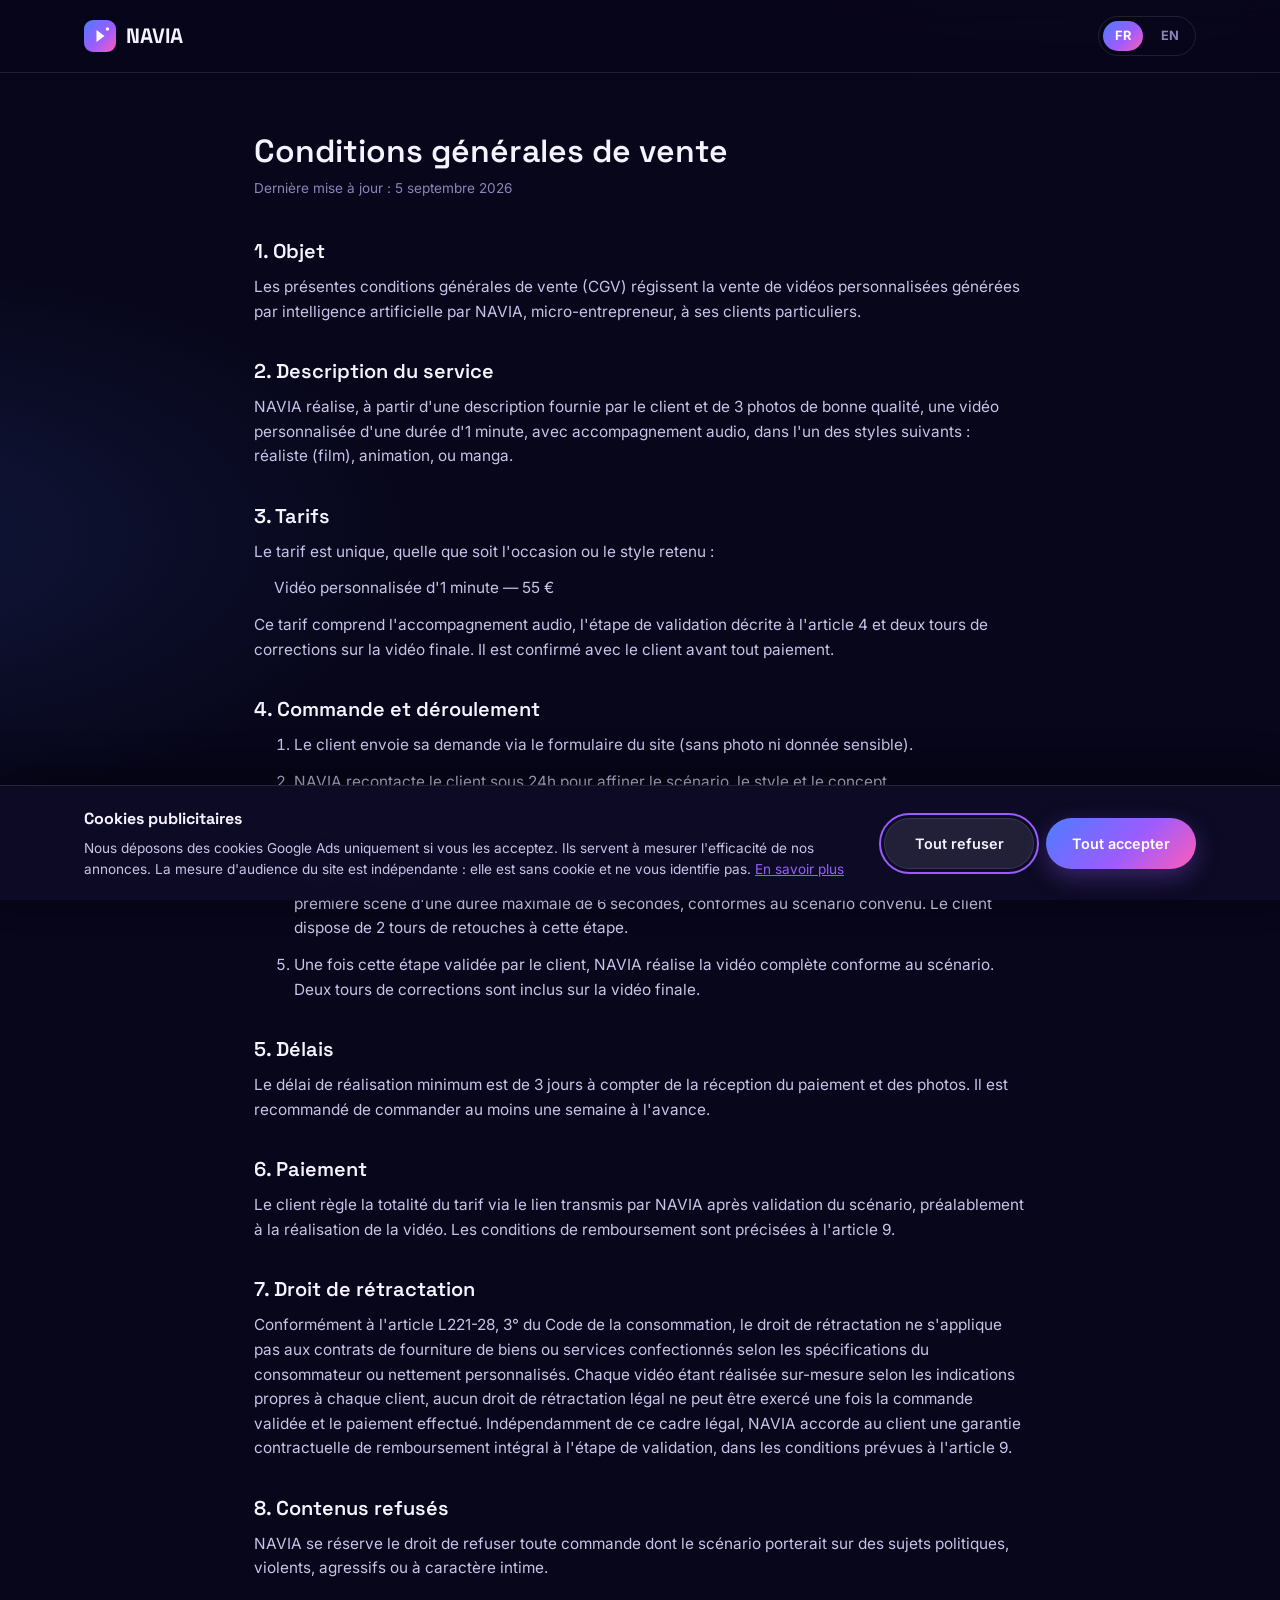
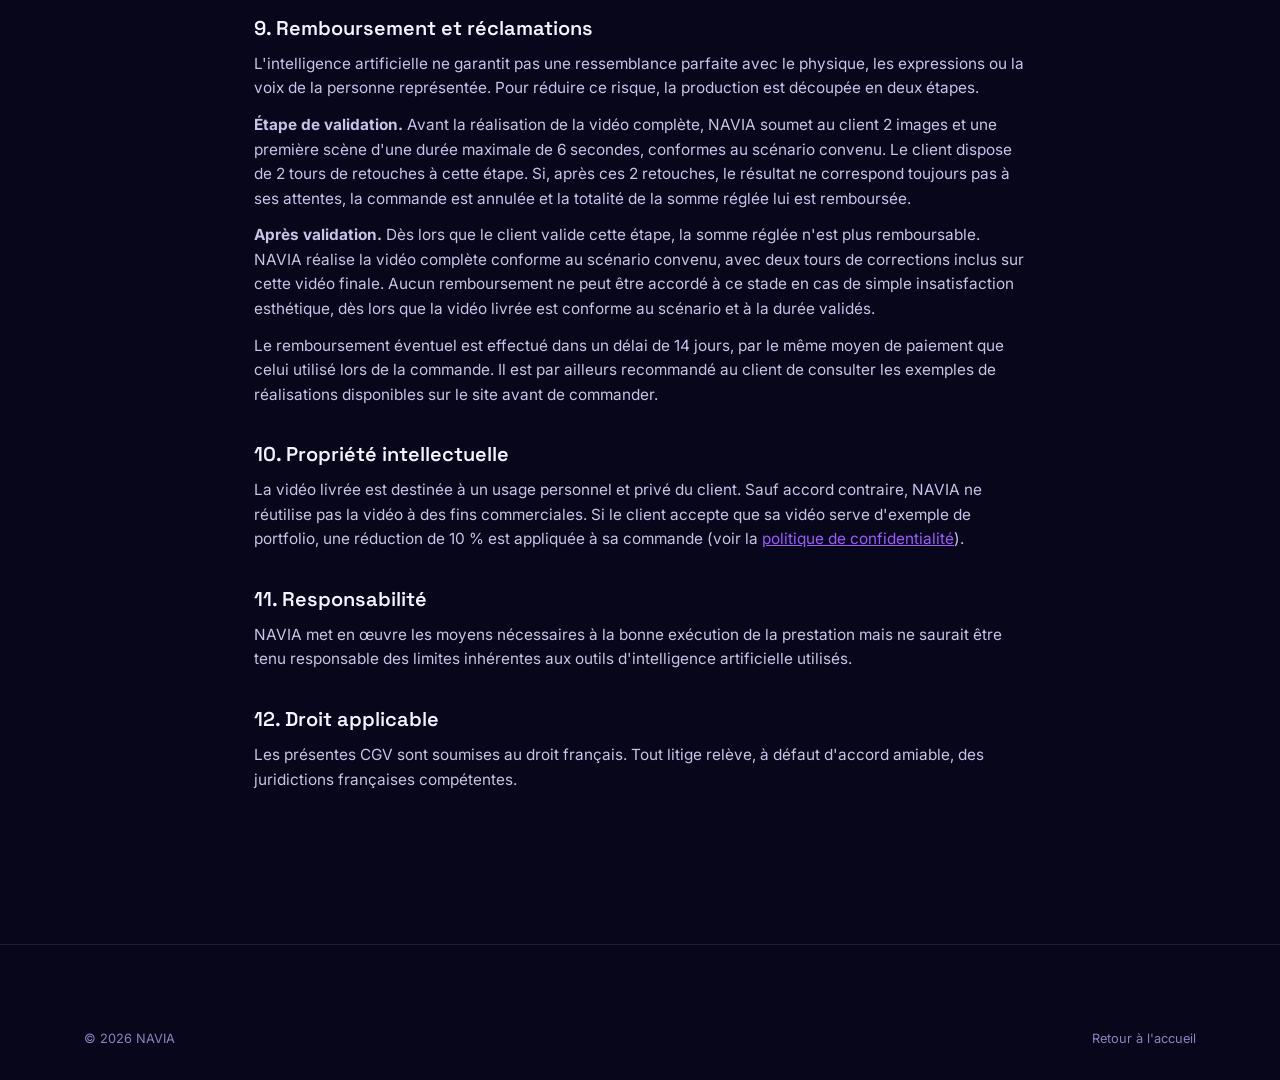
<file: cgv.html>
<!DOCTYPE html>
<html lang="fr">
<head>
<meta charset="UTF-8">
<meta name="viewport" content="width=device-width, initial-scale=1.0">
<!-- Google tag (gtag.js) — Consent Mode v2 : publicité refusée par défaut -->
<script>
  window.dataLayer = window.dataLayer || [];
  function gtag(){dataLayer.push(arguments);}
  gtag('consent', 'default', {
    ad_storage: 'denied',
    ad_user_data: 'denied',
    ad_personalization: 'denied',
    analytics_storage: 'denied',
    functionality_storage: 'granted',
    security_storage: 'granted',
    wait_for_update: 500
  });
  /* visiteur revenu qui a déjà accepté (choix conservé 6 mois) : mise à jour
     immédiate, avant config, pour ne pas perdre l'attribution de la 1re page */
  try {
    var c = JSON.parse(localStorage.getItem('navia-consent') || 'null');
    if (c && c.ads === true && c.expires > Date.now()) {
      gtag('consent', 'update', {
        ad_storage: 'granted',
        ad_user_data: 'granted',
        ad_personalization: 'granted'
      });
    }
  } catch (e) {}
  gtag('set', 'ads_data_redaction', true);
  gtag('set', 'url_passthrough', true);
  gtag('js', new Date());
  gtag('config', 'AW-18443303177');
</script>
<script async src="https://www.googletagmanager.com/gtag/js?id=AW-18443303177"></script>
<title>Conditions générales de vente — NAVIA</title>
<meta name="description" content="Conditions générales de vente NAVIA : processus de commande, tarif de 55 €, délais de livraison, retouches incluses et conditions de remboursement.">
<link rel="canonical" href="https://navia-production.com/cgv.html">
<link rel="alternate" hreflang="fr" href="https://navia-production.com/cgv.html">
<link rel="alternate" hreflang="en" href="https://navia-production.com/en/terms-of-sale.html">
<link rel="alternate" hreflang="x-default" href="https://navia-production.com/cgv.html">
<meta property="og:type" content="website">
<meta property="og:site_name" content="NAVIA">
<meta property="og:locale" content="fr_FR">
<meta property="og:url" content="https://navia-production.com/cgv.html">
<meta property="og:title" content="Conditions générales de vente — NAVIA">
<meta property="og:description" content="Conditions générales de vente NAVIA : commande, tarif, délais, retouches et remboursement.">
<meta property="og:image" content="https://navia-production.com/assets/portfolio/exemple-01-photo.jpg">
<meta name="twitter:card" content="summary_large_image">
<meta name="twitter:title" content="Conditions générales de vente — NAVIA">
<meta name="twitter:description" content="Conditions générales de vente NAVIA : commande, tarif, délais, retouches et remboursement.">
<meta name="twitter:image" content="https://navia-production.com/assets/portfolio/exemple-01-photo.jpg">
<link rel="icon" href="assets/logo.svg" type="image/svg+xml">
<link rel="stylesheet" href="css/style.css">

<!-- Umami — cookieless audience measurement -->
<script defer src="https://cloud.umami.is/script.js" data-website-id="39aab16a-fd2b-48a6-bdbc-fcffa16c4f5c" data-domains="navia-production.com"></script>
<script defer src="js/consent.js"></script>
<script defer src="js/analytics.js"></script>
</head>
<body>
<header>
  <nav class="nav">
    <a href="/" class="logo"><img src="assets/logo.svg" alt="NAVIA"> NAVIA</a>
    <div class="nav-right"><div class="lang-switch"><a href="/cgv.html" class="active">FR</a><a href="/en/terms-of-sale.html">EN</a></div></div>
  </nav>
</header>
<main class="legal-page">
  <div class="container">
    <h1>Conditions générales de vente</h1>
    <p class="updated">Dernière mise à jour : 5 septembre 2026</p>

    <h2>1. Objet</h2>
    <p>Les présentes conditions générales de vente (CGV) régissent la vente de vidéos personnalisées générées par intelligence artificielle par NAVIA, micro-entrepreneur, à ses clients particuliers.</p>

    <h2>2. Description du service</h2>
    <p>NAVIA réalise, à partir d'une description fournie par le client et de 3 photos de bonne qualité, une vidéo personnalisée d'une durée d'1 minute, avec accompagnement audio, dans l'un des styles suivants : réaliste (film), animation, ou manga.</p>

    <h2>3. Tarifs</h2>
    <p>Le tarif est unique, quelle que soit l'occasion ou le style retenu :</p>
    <ul>
      <li>Vidéo personnalisée d'1 minute — 55 €</li>
    </ul>
    <p>Ce tarif comprend l'accompagnement audio, l'étape de validation décrite à l'article 4 et deux tours de corrections sur la vidéo finale. Il est confirmé avec le client avant tout paiement.</p>

    <h2>4. Commande et déroulement</h2>
    <ol style="margin-left:20px">
      <li>Le client envoie sa demande via le formulaire du site (sans photo ni donnée sensible).</li>
      <li>NAVIA recontacte le client sous 24h pour affiner le scénario, le style et le concept.</li>
      <li>Le client règle la totalité du tarif via le lien de paiement transmis, puis envoie 3 photos de bonne qualité.</li>
      <li><strong>Étape de validation :</strong> avant de produire la vidéo complète, NAVIA soumet au client 2 images et une première scène d'une durée maximale de 6 secondes, conformes au scénario convenu. Le client dispose de 2 tours de retouches à cette étape.</li>
      <li>Une fois cette étape validée par le client, NAVIA réalise la vidéo complète conforme au scénario. Deux tours de corrections sont inclus sur la vidéo finale.</li>
    </ol>

    <h2>5. Délais</h2>
    <p>Le délai de réalisation minimum est de 3 jours à compter de la réception du paiement et des photos. Il est recommandé de commander au moins une semaine à l'avance.</p>

    <h2>6. Paiement</h2>
    <p>Le client règle la totalité du tarif via le lien transmis par NAVIA après validation du scénario, préalablement à la réalisation de la vidéo. Les conditions de remboursement sont précisées à l'article 9.</p>

    <h2>7. Droit de rétractation</h2>
    <p>Conformément à l'article L221-28, 3° du Code de la consommation, le droit de rétractation ne s'applique pas aux contrats de fourniture de biens ou services confectionnés selon les spécifications du consommateur ou nettement personnalisés. Chaque vidéo étant réalisée sur-mesure selon les indications propres à chaque client, aucun droit de rétractation légal ne peut être exercé une fois la commande validée et le paiement effectué. Indépendamment de ce cadre légal, NAVIA accorde au client une garantie contractuelle de remboursement intégral à l'étape de validation, dans les conditions prévues à l'article 9.</p>

    <h2>8. Contenus refusés</h2>
    <p>NAVIA se réserve le droit de refuser toute commande dont le scénario porterait sur des sujets politiques, violents, agressifs ou à caractère intime.</p>

    <h2>9. Remboursement et réclamations</h2>
    <p>L'intelligence artificielle ne garantit pas une ressemblance parfaite avec le physique, les expressions ou la voix de la personne représentée. Pour réduire ce risque, la production est découpée en deux étapes.</p>
    <p><strong>Étape de validation.</strong> Avant la réalisation de la vidéo complète, NAVIA soumet au client 2 images et une première scène d'une durée maximale de 6 secondes, conformes au scénario convenu. Le client dispose de 2 tours de retouches à cette étape. Si, après ces 2 retouches, le résultat ne correspond toujours pas à ses attentes, la commande est annulée et la totalité de la somme réglée lui est remboursée.</p>
    <p><strong>Après validation.</strong> Dès lors que le client valide cette étape, la somme réglée n'est plus remboursable. NAVIA réalise la vidéo complète conforme au scénario convenu, avec deux tours de corrections inclus sur cette vidéo finale. Aucun remboursement ne peut être accordé à ce stade en cas de simple insatisfaction esthétique, dès lors que la vidéo livrée est conforme au scénario et à la durée validés.</p>
    <p>Le remboursement éventuel est effectué dans un délai de 14 jours, par le même moyen de paiement que celui utilisé lors de la commande. Il est par ailleurs recommandé au client de consulter les exemples de réalisations disponibles sur le site avant de commander.</p>

    <h2>10. Propriété intellectuelle</h2>
    <p>La vidéo livrée est destinée à un usage personnel et privé du client. Sauf accord contraire, NAVIA ne réutilise pas la vidéo à des fins commerciales. Si le client accepte que sa vidéo serve d'exemple de portfolio, une réduction de 10 % est appliquée à sa commande (voir la <a href="/confidentialite.html">politique de confidentialité</a>).</p>

    <h2>11. Responsabilité</h2>
    <p>NAVIA met en œuvre les moyens nécessaires à la bonne exécution de la prestation mais ne saurait être tenu responsable des limites inhérentes aux outils d'intelligence artificielle utilisés.</p>

    <h2>12. Droit applicable</h2>
    <p>Les présentes CGV sont soumises au droit français. Tout litige relève, à défaut d'accord amiable, des juridictions françaises compétentes.</p>
  </div>
</main>
<footer>
  <div class="container footer-bottom" style="border-top:none">
    <span>© 2026 NAVIA</span>
    <span><a href="/">Retour à l'accueil</a></span>
  </div>
</footer>
</body>
</html>
</file>
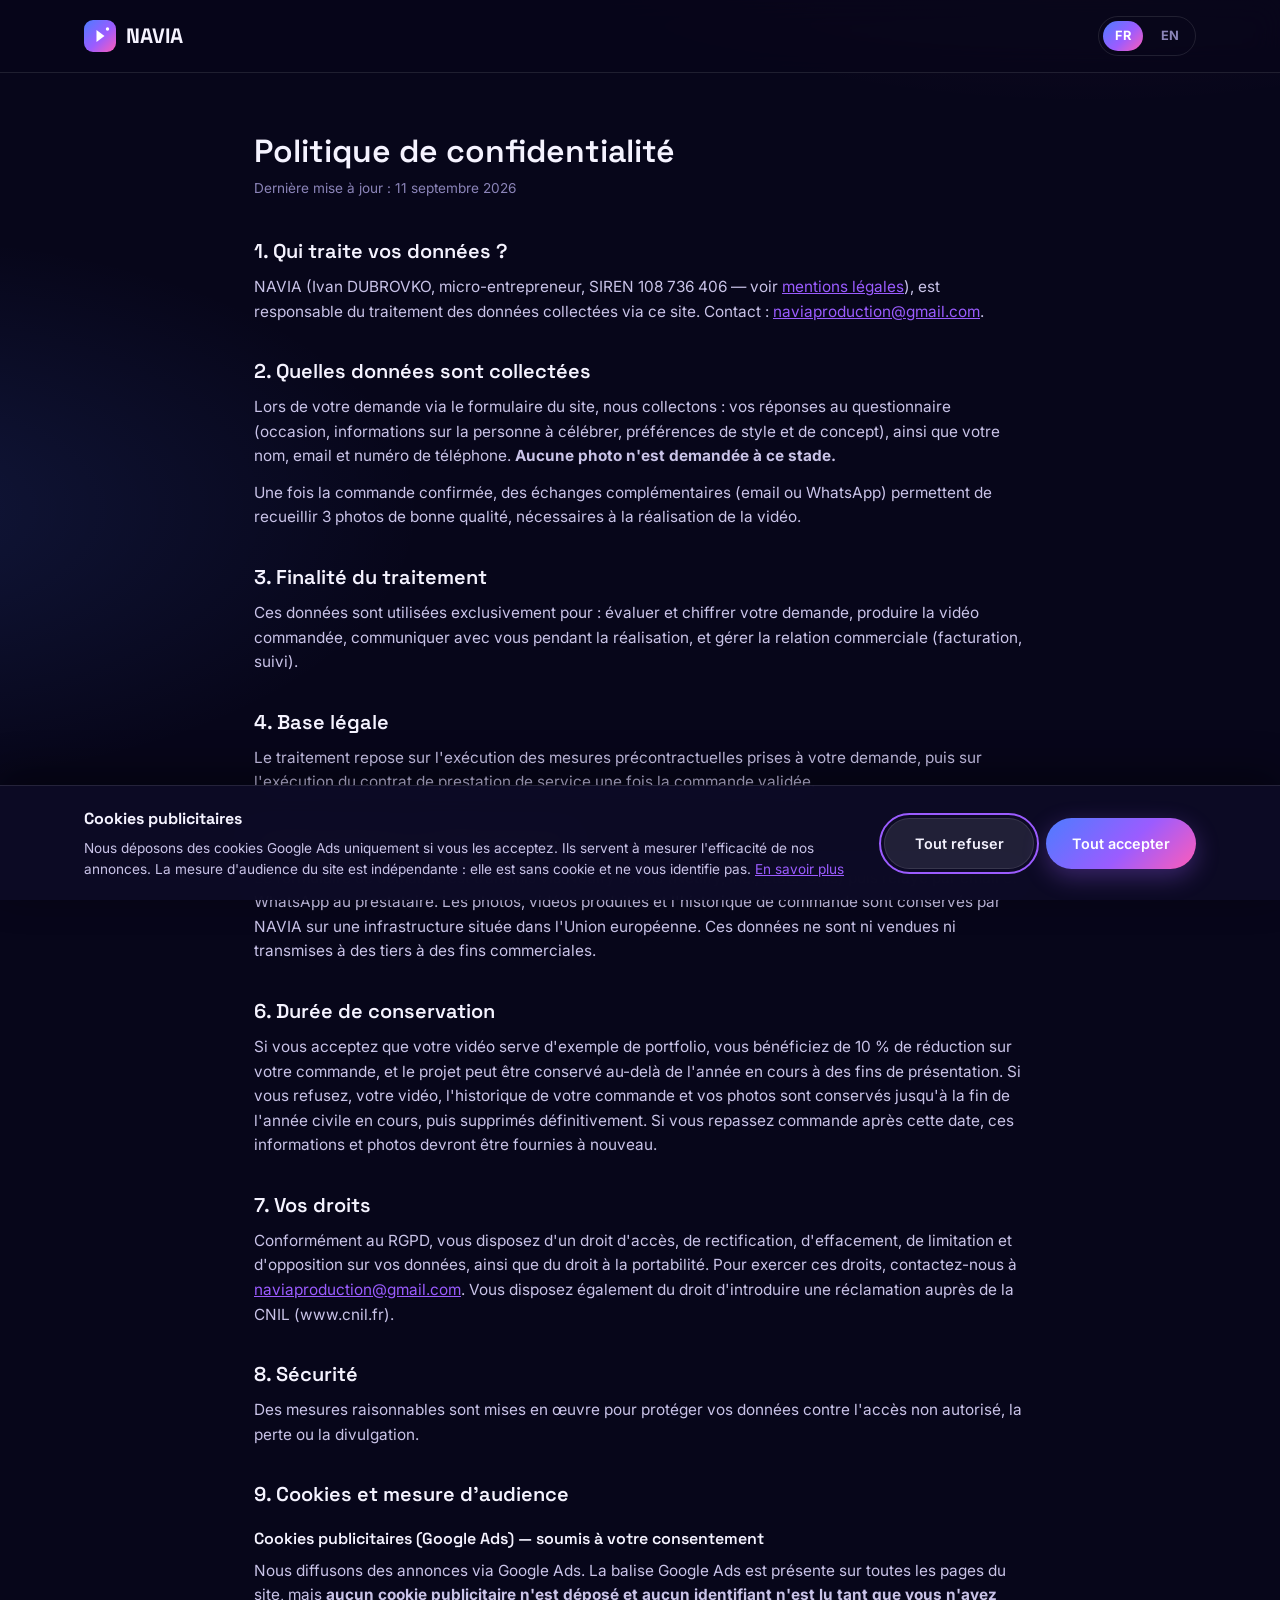
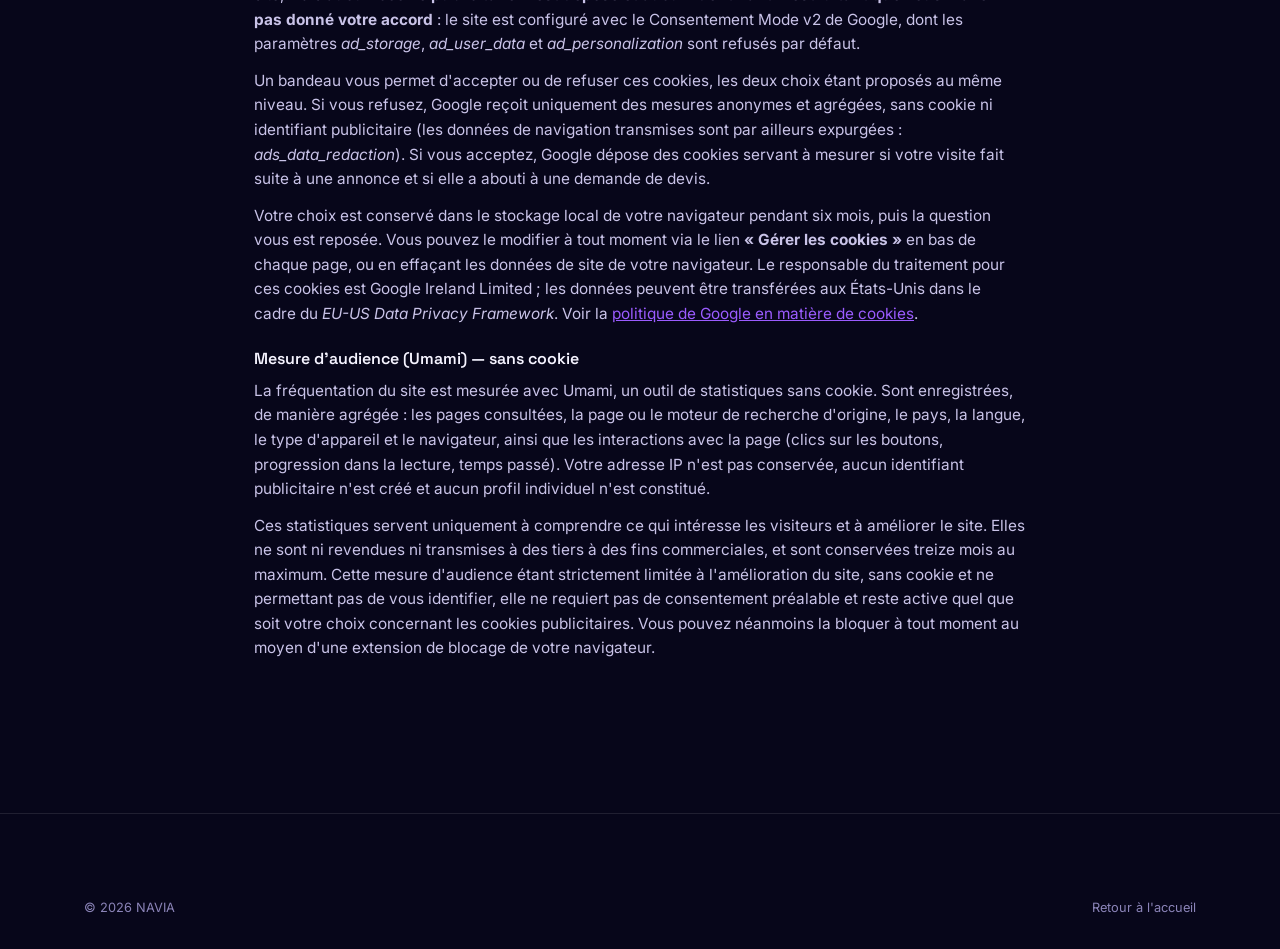
<file: confidentialite.html>
<!DOCTYPE html>
<html lang="fr">
<head>
<meta charset="UTF-8">
<meta name="viewport" content="width=device-width, initial-scale=1.0">
<!-- Google tag (gtag.js) — Consent Mode v2 : publicité refusée par défaut -->
<script>
  window.dataLayer = window.dataLayer || [];
  function gtag(){dataLayer.push(arguments);}
  gtag('consent', 'default', {
    ad_storage: 'denied',
    ad_user_data: 'denied',
    ad_personalization: 'denied',
    analytics_storage: 'denied',
    functionality_storage: 'granted',
    security_storage: 'granted',
    wait_for_update: 500
  });
  /* visiteur revenu qui a déjà accepté (choix conservé 6 mois) : mise à jour
     immédiate, avant config, pour ne pas perdre l'attribution de la 1re page */
  try {
    var c = JSON.parse(localStorage.getItem('navia-consent') || 'null');
    if (c && c.ads === true && c.expires > Date.now()) {
      gtag('consent', 'update', {
        ad_storage: 'granted',
        ad_user_data: 'granted',
        ad_personalization: 'granted'
      });
    }
  } catch (e) {}
  gtag('set', 'ads_data_redaction', true);
  gtag('set', 'url_passthrough', true);
  gtag('js', new Date());
  gtag('config', 'AW-18443303177');
</script>
<script async src="https://www.googletagmanager.com/gtag/js?id=AW-18443303177"></script>
<title>Politique de confidentialité — NAVIA</title>
<meta name="description" content="Politique de confidentialité de NAVIA : données collectées, durée de conservation, hébergement dans l'UE et vos droits RGPD.">
<link rel="canonical" href="https://navia-production.com/confidentialite.html">
<link rel="alternate" hreflang="fr" href="https://navia-production.com/confidentialite.html">
<link rel="alternate" hreflang="en" href="https://navia-production.com/en/privacy-policy.html">
<link rel="alternate" hreflang="x-default" href="https://navia-production.com/confidentialite.html">
<meta property="og:type" content="website">
<meta property="og:site_name" content="NAVIA">
<meta property="og:locale" content="fr_FR">
<meta property="og:url" content="https://navia-production.com/confidentialite.html">
<meta property="og:title" content="Politique de confidentialité — NAVIA">
<meta property="og:description" content="Comment NAVIA collecte, conserve et supprime vos données personnelles et vos photos.">
<meta property="og:image" content="https://navia-production.com/assets/portfolio/exemple-01-photo.jpg">
<meta name="twitter:card" content="summary_large_image">
<meta name="twitter:title" content="Politique de confidentialité — NAVIA">
<meta name="twitter:description" content="Comment NAVIA collecte, conserve et supprime vos données personnelles et vos photos.">
<meta name="twitter:image" content="https://navia-production.com/assets/portfolio/exemple-01-photo.jpg">
<link rel="icon" href="assets/logo.svg" type="image/svg+xml">
<link rel="stylesheet" href="css/style.css">

<!-- Umami — cookieless audience measurement -->
<script defer src="https://cloud.umami.is/script.js" data-website-id="39aab16a-fd2b-48a6-bdbc-fcffa16c4f5c" data-domains="navia-production.com"></script>
<script defer src="js/consent.js"></script>
<script defer src="js/analytics.js"></script>
</head>
<body>
<header>
  <nav class="nav">
    <a href="/" class="logo"><img src="assets/logo.svg" alt="NAVIA"> NAVIA</a>
    <div class="nav-right"><div class="lang-switch"><a href="/confidentialite.html" class="active">FR</a><a href="/en/privacy-policy.html">EN</a></div></div>
  </nav>
</header>
<main class="legal-page">
  <div class="container">
    <h1>Politique de confidentialité</h1>
    <p class="updated">Dernière mise à jour : 11 septembre 2026</p>

    <h2>1. Qui traite vos données ?</h2>
    <p>NAVIA (Ivan DUBROVKO, micro-entrepreneur, SIREN 108 736 406 — voir <a href="/mentions-legales.html">mentions légales</a>), est responsable du traitement des données collectées via ce site. Contact : <a href="mailto:naviaproduction@gmail.com">naviaproduction@gmail.com</a>.</p>

    <h2>2. Quelles données sont collectées</h2>
    <p>Lors de votre demande via le formulaire du site, nous collectons : vos réponses au questionnaire (occasion, informations sur la personne à célébrer, préférences de style et de concept), ainsi que votre nom, email et numéro de téléphone. <strong>Aucune photo n'est demandée à ce stade.</strong></p>
    <p>Une fois la commande confirmée, des échanges complémentaires (email ou WhatsApp) permettent de recueillir 3 photos de bonne qualité, nécessaires à la réalisation de la vidéo.</p>

    <h2>3. Finalité du traitement</h2>
    <p>Ces données sont utilisées exclusivement pour : évaluer et chiffrer votre demande, produire la vidéo commandée, communiquer avec vous pendant la réalisation, et gérer la relation commerciale (facturation, suivi).</p>

    <h2>4. Base légale</h2>
    <p>Le traitement repose sur l'exécution des mesures précontractuelles prises à votre demande, puis sur l'exécution du contrat de prestation de service une fois la commande validée.</p>

    <h2>5. Destinataires et hébergement</h2>
    <p>Le formulaire de demande est transmis via Netlify Forms (Netlify, Inc., États-Unis) puis relayé par email et WhatsApp au prestataire. Les photos, vidéos produites et l'historique de commande sont conservés par NAVIA sur une infrastructure située dans l'Union européenne. Ces données ne sont ni vendues ni transmises à des tiers à des fins commerciales.</p>

    <h2>6. Durée de conservation</h2>
    <p>Si vous acceptez que votre vidéo serve d'exemple de portfolio, vous bénéficiez de 10 % de réduction sur votre commande, et le projet peut être conservé au-delà de l'année en cours à des fins de présentation. Si vous refusez, votre vidéo, l'historique de votre commande et vos photos sont conservés jusqu'à la fin de l'année civile en cours, puis supprimés définitivement. Si vous repassez commande après cette date, ces informations et photos devront être fournies à nouveau.</p>

    <h2>7. Vos droits</h2>
    <p>Conformément au RGPD, vous disposez d'un droit d'accès, de rectification, d'effacement, de limitation et d'opposition sur vos données, ainsi que du droit à la portabilité. Pour exercer ces droits, contactez-nous à <a href="mailto:naviaproduction@gmail.com">naviaproduction@gmail.com</a>. Vous disposez également du droit d'introduire une réclamation auprès de la CNIL (www.cnil.fr).</p>

    <h2>8. Sécurité</h2>
    <p>Des mesures raisonnables sont mises en œuvre pour protéger vos données contre l'accès non autorisé, la perte ou la divulgation.</p>

    <h2>9. Cookies et mesure d'audience</h2>

    <h3>Cookies publicitaires (Google Ads) — soumis à votre consentement</h3>
    <p>Nous diffusons des annonces via Google Ads. La balise Google Ads est présente sur toutes les pages du site, mais <strong>aucun cookie publicitaire n'est déposé et aucun identifiant n'est lu tant que vous n'avez pas donné votre accord</strong> : le site est configuré avec le Consentement Mode v2 de Google, dont les paramètres <em>ad_storage</em>, <em>ad_user_data</em> et <em>ad_personalization</em> sont refusés par défaut.</p>
    <p>Un bandeau vous permet d'accepter ou de refuser ces cookies, les deux choix étant proposés au même niveau. Si vous refusez, Google reçoit uniquement des mesures anonymes et agrégées, sans cookie ni identifiant publicitaire (les données de navigation transmises sont par ailleurs expurgées&nbsp;: <em>ads_data_redaction</em>). Si vous acceptez, Google dépose des cookies servant à mesurer si votre visite fait suite à une annonce et si elle a abouti à une demande de devis.</p>
    <p>Votre choix est conservé dans le stockage local de votre navigateur pendant six mois, puis la question vous est reposée. Vous pouvez le modifier à tout moment via le lien <strong>« Gérer les cookies »</strong> en bas de chaque page, ou en effaçant les données de site de votre navigateur. Le responsable du traitement pour ces cookies est Google Ireland Limited&nbsp;; les données peuvent être transférées aux États-Unis dans le cadre du <em>EU-US Data Privacy Framework</em>. Voir la <a href="https://policies.google.com/technologies/cookies" target="_blank" rel="noopener">politique de Google en matière de cookies</a>.</p>

    <h3>Mesure d'audience (Umami) — sans cookie</h3>
    <p>La fréquentation du site est mesurée avec Umami, un outil de statistiques sans cookie. Sont enregistrées, de manière agrégée : les pages consultées, la page ou le moteur de recherche d'origine, le pays, la langue, le type d'appareil et le navigateur, ainsi que les interactions avec la page (clics sur les boutons, progression dans la lecture, temps passé). Votre adresse IP n'est pas conservée, aucun identifiant publicitaire n'est créé et aucun profil individuel n'est constitué.</p>
    <p>Ces statistiques servent uniquement à comprendre ce qui intéresse les visiteurs et à améliorer le site. Elles ne sont ni revendues ni transmises à des tiers à des fins commerciales, et sont conservées treize mois au maximum. Cette mesure d'audience étant strictement limitée à l'amélioration du site, sans cookie et ne permettant pas de vous identifier, elle ne requiert pas de consentement préalable et reste active quel que soit votre choix concernant les cookies publicitaires. Vous pouvez néanmoins la bloquer à tout moment au moyen d'une extension de blocage de votre navigateur.</p>
  </div>
</main>
<footer>
  <div class="container footer-bottom" style="border-top:none">
    <span>© 2026 NAVIA</span>
    <span><a href="/">Retour à l'accueil</a></span>
  </div>
</footer>
</body>
</html>
</file>
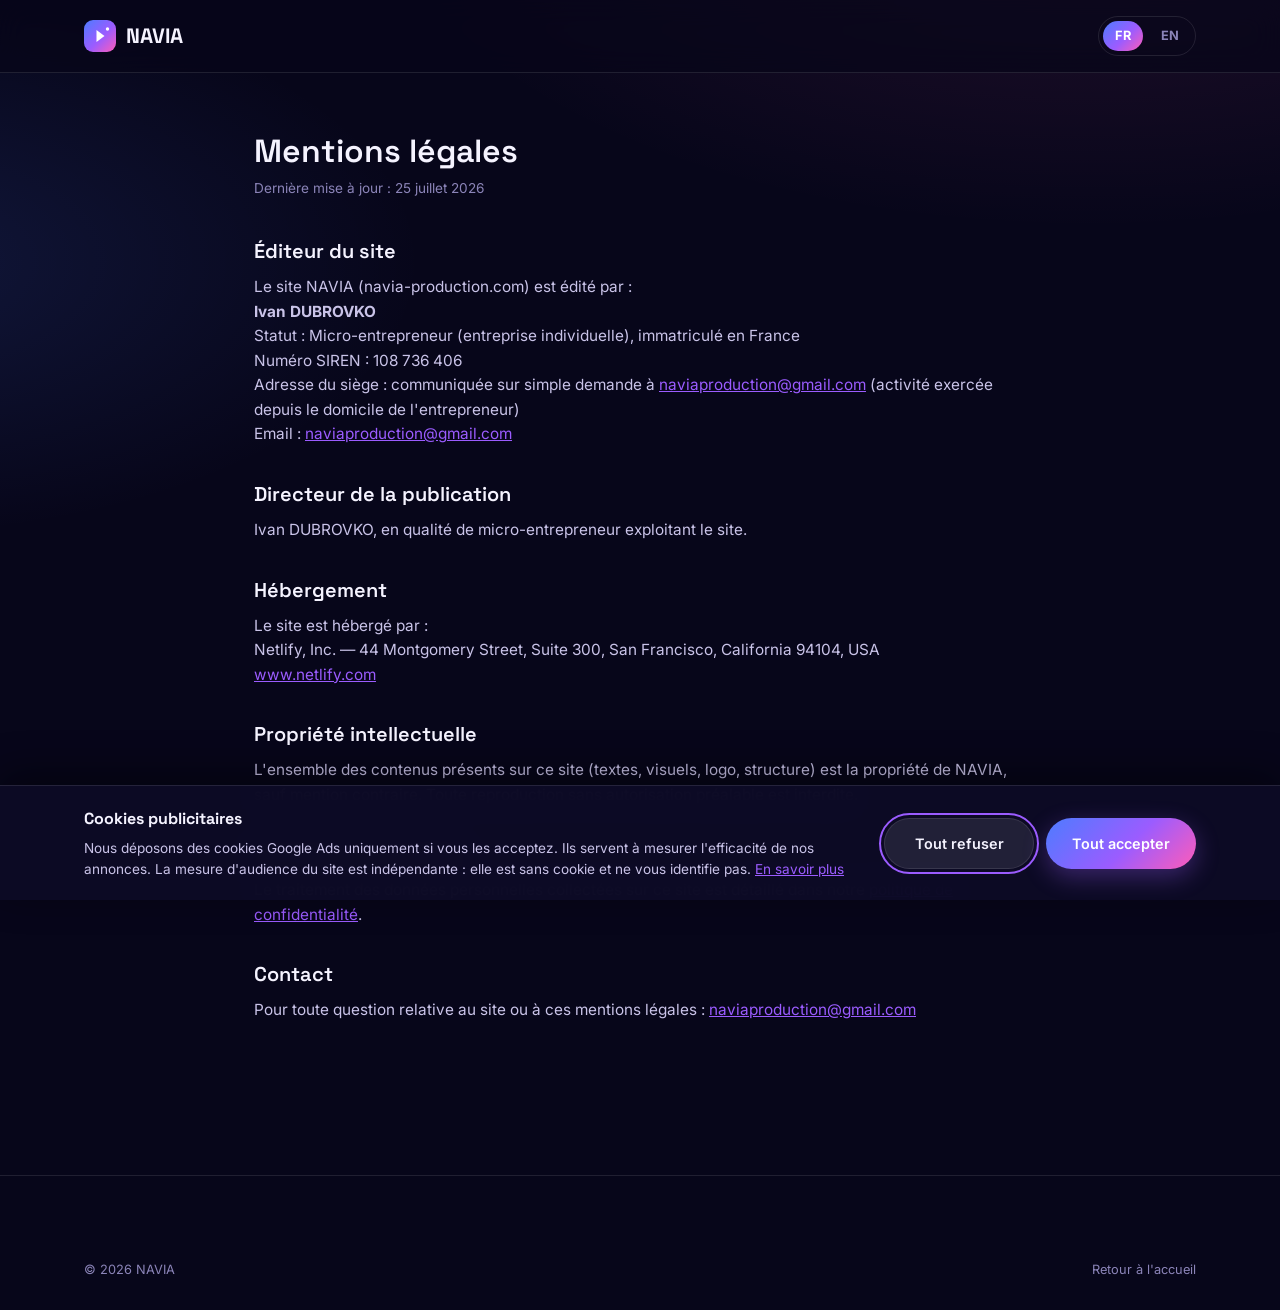
<file: mentions-legales.html>
<!DOCTYPE html>
<html lang="fr">
<head>
<meta charset="UTF-8">
<meta name="viewport" content="width=device-width, initial-scale=1.0">
<!-- Google tag (gtag.js) — Consent Mode v2 : publicité refusée par défaut -->
<script>
  window.dataLayer = window.dataLayer || [];
  function gtag(){dataLayer.push(arguments);}
  gtag('consent', 'default', {
    ad_storage: 'denied',
    ad_user_data: 'denied',
    ad_personalization: 'denied',
    analytics_storage: 'denied',
    functionality_storage: 'granted',
    security_storage: 'granted',
    wait_for_update: 500
  });
  /* visiteur revenu qui a déjà accepté (choix conservé 6 mois) : mise à jour
     immédiate, avant config, pour ne pas perdre l'attribution de la 1re page */
  try {
    var c = JSON.parse(localStorage.getItem('navia-consent') || 'null');
    if (c && c.ads === true && c.expires > Date.now()) {
      gtag('consent', 'update', {
        ad_storage: 'granted',
        ad_user_data: 'granted',
        ad_personalization: 'granted'
      });
    }
  } catch (e) {}
  gtag('set', 'ads_data_redaction', true);
  gtag('set', 'url_passthrough', true);
  gtag('js', new Date());
  gtag('config', 'AW-18443303177');
</script>
<script async src="https://www.googletagmanager.com/gtag/js?id=AW-18443303177"></script>
<title>Mentions légales — NAVIA</title>
<meta name="description" content="Mentions légales du site NAVIA : éditeur, hébergeur et coordonnées de contact.">
<link rel="canonical" href="https://navia-production.com/mentions-legales.html">
<link rel="alternate" hreflang="fr" href="https://navia-production.com/mentions-legales.html">
<link rel="alternate" hreflang="en" href="https://navia-production.com/en/legal-notice.html">
<link rel="alternate" hreflang="x-default" href="https://navia-production.com/mentions-legales.html">
<meta property="og:type" content="website">
<meta property="og:site_name" content="NAVIA">
<meta property="og:locale" content="fr_FR">
<meta property="og:url" content="https://navia-production.com/mentions-legales.html">
<meta property="og:title" content="Mentions légales — NAVIA">
<meta property="og:description" content="Mentions légales du site NAVIA : éditeur, hébergeur et contact.">
<meta property="og:image" content="https://navia-production.com/assets/portfolio/exemple-01-photo.jpg">
<meta name="twitter:card" content="summary_large_image">
<meta name="twitter:title" content="Mentions légales — NAVIA">
<meta name="twitter:description" content="Mentions légales du site NAVIA : éditeur, hébergeur et contact.">
<meta name="twitter:image" content="https://navia-production.com/assets/portfolio/exemple-01-photo.jpg">
<link rel="icon" href="assets/logo.svg" type="image/svg+xml">
<link rel="stylesheet" href="css/style.css">

<!-- Umami — cookieless audience measurement -->
<script defer src="https://cloud.umami.is/script.js" data-website-id="39aab16a-fd2b-48a6-bdbc-fcffa16c4f5c" data-domains="navia-production.com"></script>
<script defer src="js/consent.js"></script>
<script defer src="js/analytics.js"></script>
</head>
<body>
<header>
  <nav class="nav">
    <a href="/" class="logo"><img src="assets/logo.svg" alt="NAVIA"> NAVIA</a>
    <div class="nav-right"><div class="lang-switch"><a href="/mentions-legales.html" class="active">FR</a><a href="/en/legal-notice.html">EN</a></div></div>
  </nav>
</header>
<main class="legal-page">
  <div class="container">
    <h1>Mentions légales</h1>
    <p class="updated">Dernière mise à jour : 25 juillet 2026</p>

    <h2>Éditeur du site</h2>
    <p>
      Le site NAVIA (navia-production.com) est édité par :<br>
      <strong>Ivan DUBROVKO</strong><br>
      Statut : Micro-entrepreneur (entreprise individuelle), immatriculé en France<br>
      Numéro SIREN : 108 736 406<br>
      Adresse du siège : communiquée sur simple demande à <a href="mailto:naviaproduction@gmail.com">naviaproduction@gmail.com</a> (activité exercée depuis le domicile de l'entrepreneur)<br>
      Email : <a href="mailto:naviaproduction@gmail.com">naviaproduction@gmail.com</a>
    </p>

    <h2>Directeur de la publication</h2>
    <p>Ivan DUBROVKO, en qualité de micro-entrepreneur exploitant le site.</p>

    <h2>Hébergement</h2>
    <p>
      Le site est hébergé par :<br>
      Netlify, Inc. — 44 Montgomery Street, Suite 300, San Francisco, California 94104, USA<br>
      <a href="https://www.netlify.com" target="_blank" rel="noopener">www.netlify.com</a>
    </p>

    <h2>Propriété intellectuelle</h2>
    <p>L'ensemble des contenus présents sur ce site (textes, visuels, logo, structure) est la propriété de NAVIA, sauf mention contraire. Toute reproduction sans autorisation préalable est interdite.</p>

    <h2>Données personnelles</h2>
    <p>Le traitement des données personnelles collectées sur ce site est détaillé dans notre <a href="/confidentialite.html">politique de confidentialité</a>.</p>

    <h2>Contact</h2>
    <p>Pour toute question relative au site ou à ces mentions légales : <a href="mailto:naviaproduction@gmail.com">naviaproduction@gmail.com</a></p>
  </div>
</main>
<footer>
  <div class="container footer-bottom" style="border-top:none">
    <span>© 2026 NAVIA</span>
    <span><a href="/">Retour à l'accueil</a></span>
  </div>
</footer>
</body>
</html>
</file>
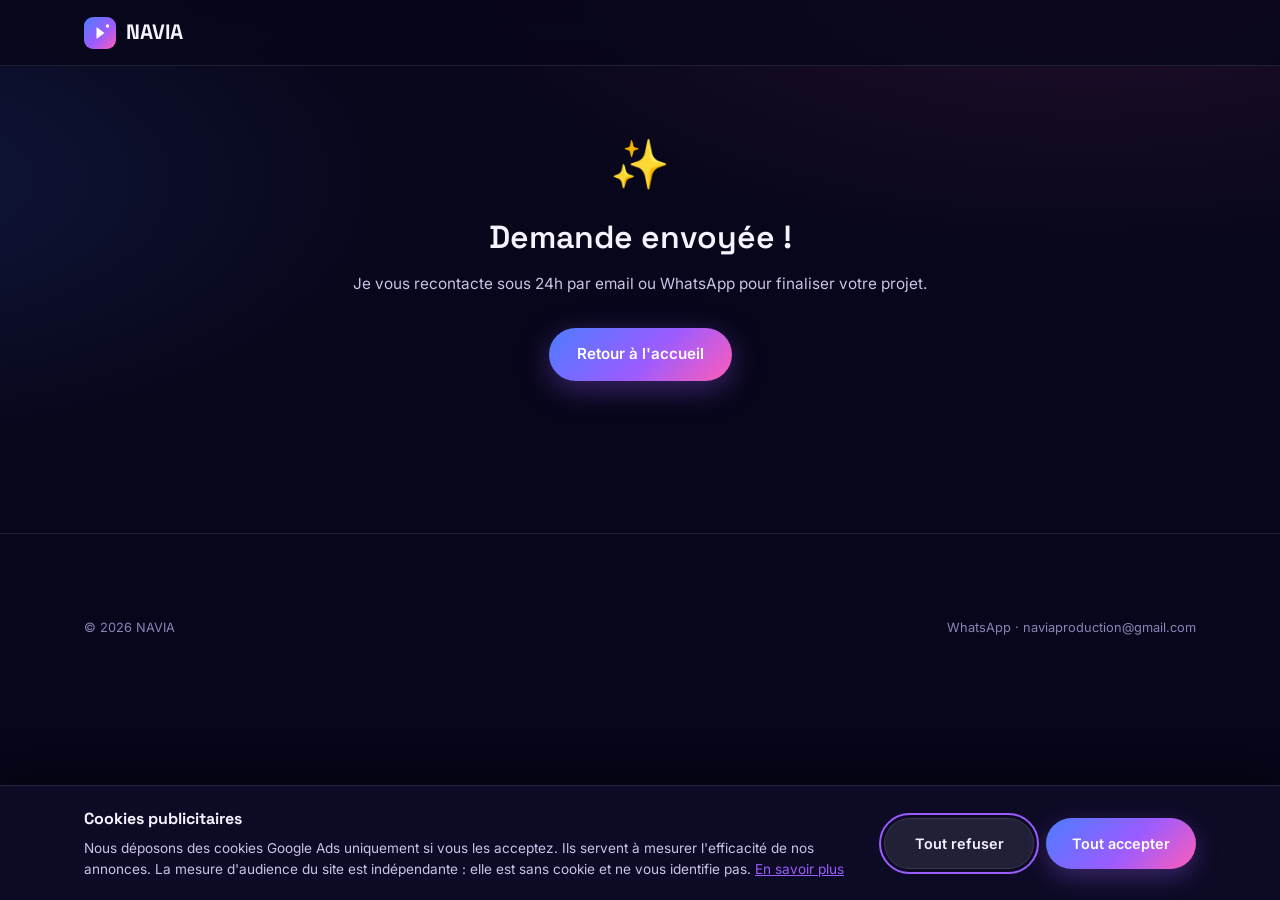
<file: merci.html>
<!DOCTYPE html>
<html lang="fr">
<head>
<meta charset="UTF-8">
<meta name="viewport" content="width=device-width, initial-scale=1.0">
<!-- Google tag (gtag.js) — Consent Mode v2 : publicité refusée par défaut -->
<script>
  window.dataLayer = window.dataLayer || [];
  function gtag(){dataLayer.push(arguments);}
  gtag('consent', 'default', {
    ad_storage: 'denied',
    ad_user_data: 'denied',
    ad_personalization: 'denied',
    analytics_storage: 'denied',
    functionality_storage: 'granted',
    security_storage: 'granted',
    wait_for_update: 500
  });
  /* visiteur revenu qui a déjà accepté (choix conservé 6 mois) : mise à jour
     immédiate, avant config, pour ne pas perdre l'attribution de la 1re page */
  try {
    var c = JSON.parse(localStorage.getItem('navia-consent') || 'null');
    if (c && c.ads === true && c.expires > Date.now()) {
      gtag('consent', 'update', {
        ad_storage: 'granted',
        ad_user_data: 'granted',
        ad_personalization: 'granted'
      });
    }
  } catch (e) {}
  gtag('set', 'ads_data_redaction', true);
  gtag('set', 'url_passthrough', true);
  gtag('js', new Date());
  gtag('config', 'AW-18443303177');
</script>
<script async src="https://www.googletagmanager.com/gtag/js?id=AW-18443303177"></script>
<title>Demande envoyée — NAVIA</title>
<meta name="robots" content="noindex, nofollow">
<link rel="icon" href="assets/logo.svg" type="image/svg+xml">
<link rel="stylesheet" href="css/style.css">

<!-- Umami — cookieless audience measurement -->
<script defer src="https://cloud.umami.is/script.js" data-website-id="39aab16a-fd2b-48a6-bdbc-fcffa16c4f5c" data-domains="navia-production.com"></script>
<script defer src="js/consent.js"></script>
</head>
<body>
<header>
  <nav class="nav">
    <a href="/" class="logo"><img src="assets/logo.svg" alt="NAVIA"> NAVIA</a>
  </nav>
</header>
<main class="legal-page">
  <div class="container" style="max-width:640px;text-align:center">
    <div style="font-size:3rem;margin-bottom:16px" aria-hidden="true">✨</div>
    <h1>Demande envoyée !</h1>
    <p style="margin-top:16px">Je vous recontacte sous 24h par email ou WhatsApp pour finaliser votre projet.</p>
    <p style="margin-top:32px"><a href="/" class="btn btn-primary">Retour à l'accueil</a></p>
  </div>
</main>
<footer>
  <div class="container footer-bottom" style="border-top:none">
    <span>© 2026 NAVIA</span>
    <span><a href="https://wa.me/33769017074" target="_blank" rel="noopener">WhatsApp</a> · <a href="mailto:naviaproduction@gmail.com">naviaproduction@gmail.com</a></span>
  </div>
</footer>
</body>
</html>
</file>
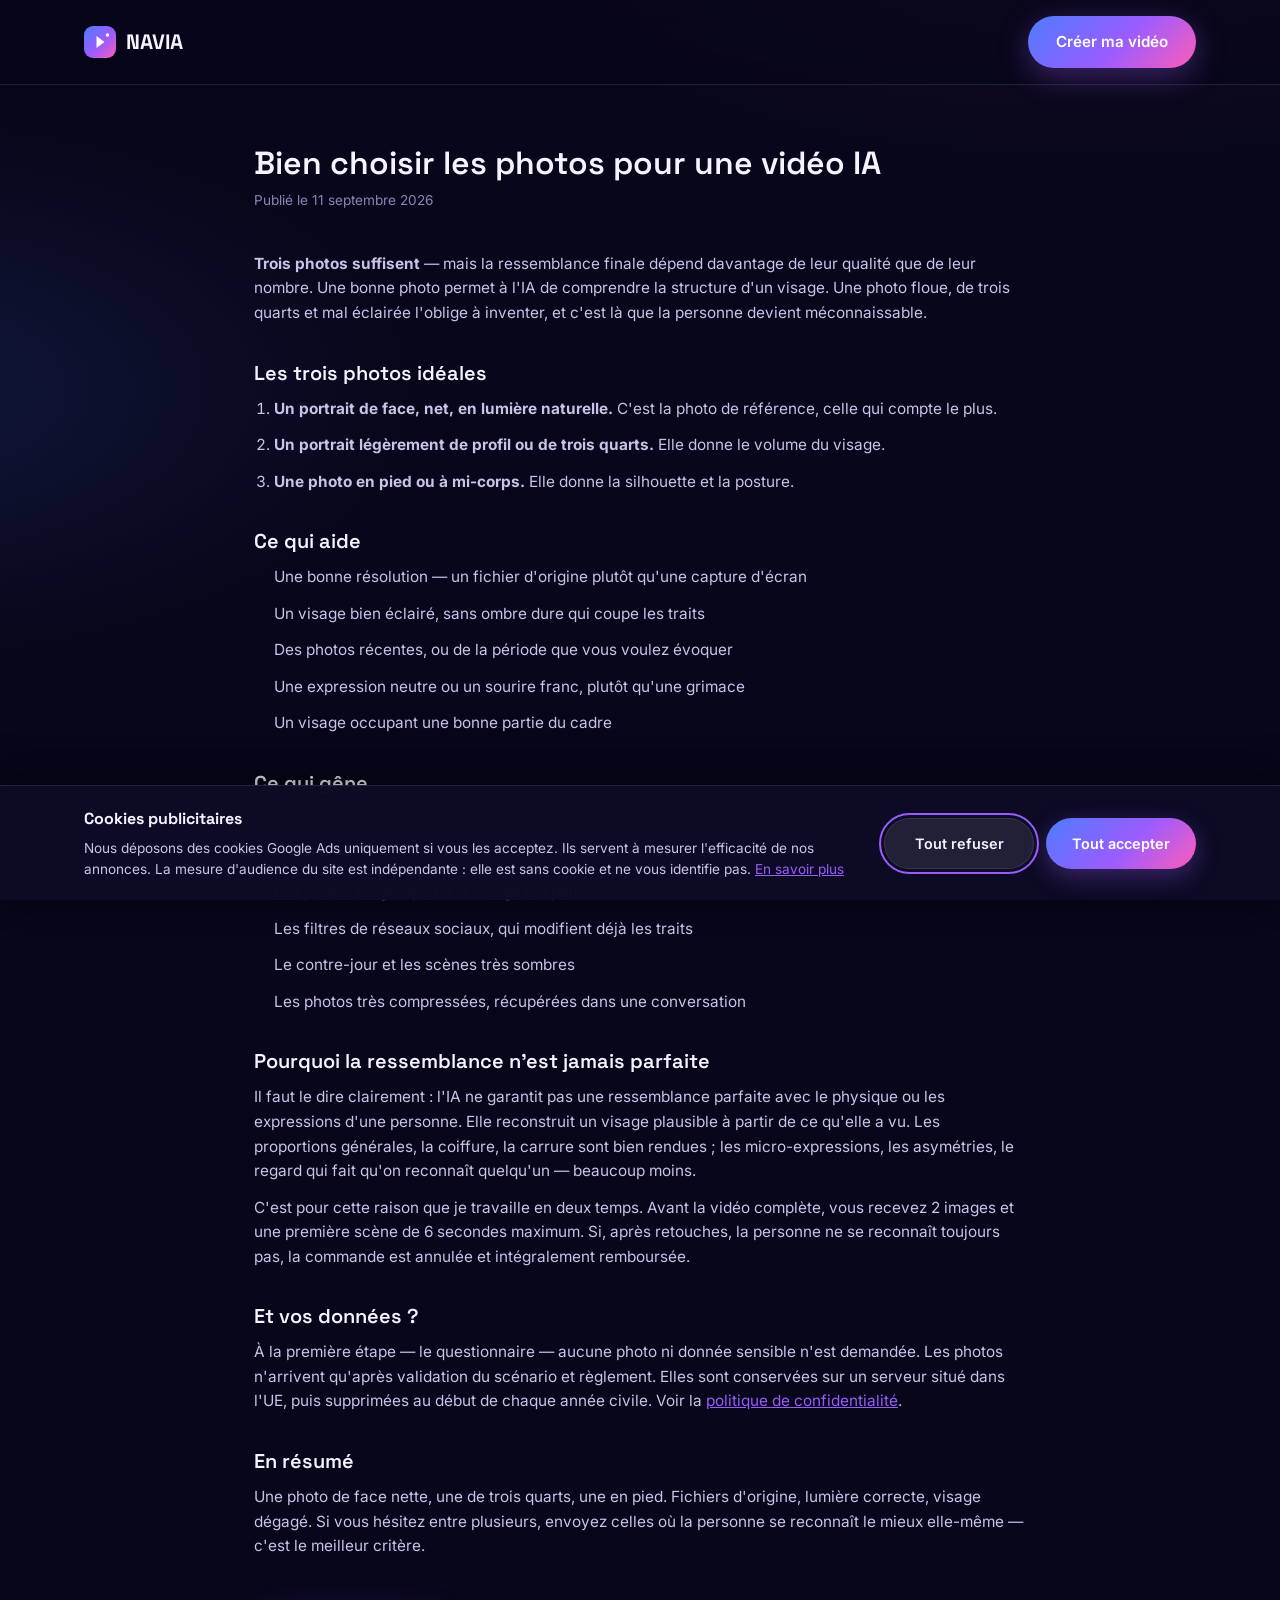
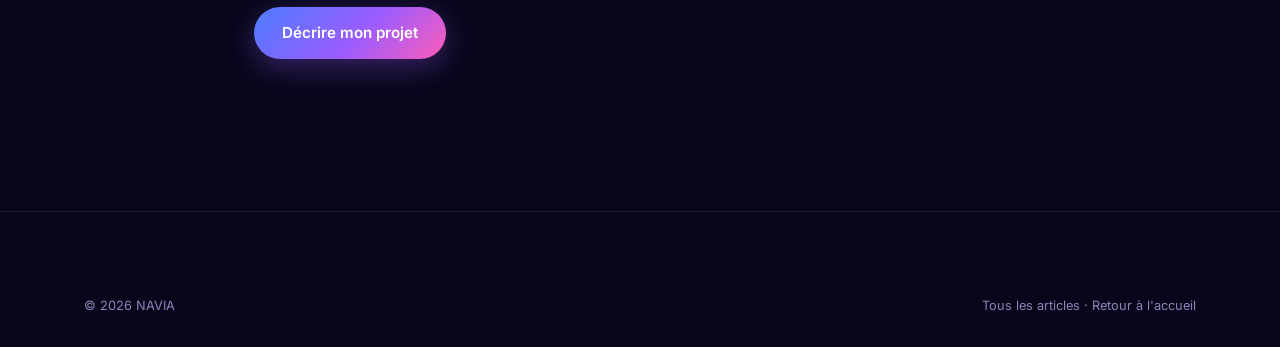
<file: articles/bien-choisir-les-photos-pour-une-video-ia.html>
<!DOCTYPE html>
<html lang="fr">
<head>
<meta charset="UTF-8">
<meta name="viewport" content="width=device-width, initial-scale=1.0">
<!-- Google tag (gtag.js) — Consent Mode v2 : publicité refusée par défaut -->
<script>
  window.dataLayer = window.dataLayer || [];
  function gtag(){dataLayer.push(arguments);}
  gtag('consent', 'default', {
    ad_storage: 'denied',
    ad_user_data: 'denied',
    ad_personalization: 'denied',
    analytics_storage: 'denied',
    functionality_storage: 'granted',
    security_storage: 'granted',
    wait_for_update: 500
  });
  /* visiteur revenu qui a déjà accepté (choix conservé 6 mois) : mise à jour
     immédiate, avant config, pour ne pas perdre l'attribution de la 1re page */
  try {
    var c = JSON.parse(localStorage.getItem('navia-consent') || 'null');
    if (c && c.ads === true && c.expires > Date.now()) {
      gtag('consent', 'update', {
        ad_storage: 'granted',
        ad_user_data: 'granted',
        ad_personalization: 'granted'
      });
    }
  } catch (e) {}
  gtag('set', 'ads_data_redaction', true);
  gtag('set', 'url_passthrough', true);
  gtag('js', new Date());
  gtag('config', 'AW-18443303177');
</script>
<script async src="https://www.googletagmanager.com/gtag/js?id=AW-18443303177"></script>
<title>Bien choisir les photos pour une vidéo IA — NAVIA</title>
<meta name="description" content="Trois photos suffisent, mais toutes ne se valent pas. Ce qui aide l'IA à reconnaître un visage, ce qui la gêne, et pourquoi la ressemblance n'est jamais parfaite.">
<link rel="canonical" href="https://navia-production.com/articles/bien-choisir-les-photos-pour-une-video-ia.html">
<meta property="og:type" content="article">
<meta property="og:site_name" content="NAVIA">
<meta property="og:locale" content="fr_FR">
<meta property="og:url" content="https://navia-production.com/articles/bien-choisir-les-photos-pour-une-video-ia.html">
<meta property="og:title" content="Bien choisir les photos pour une vidéo IA — NAVIA">
<meta property="og:description" content="Trois photos suffisent, mais toutes ne se valent pas. Ce qui aide l'IA à reconnaître un visage, ce qui la gêne, et pourquoi la ressemblance n'est jamais parfaite.">
<meta property="og:image" content="https://navia-production.com/assets/portfolio/exemple-01-photo.jpg">
<meta name="twitter:card" content="summary_large_image">
<meta name="twitter:title" content="Bien choisir les photos pour une vidéo IA — NAVIA">
<meta name="twitter:description" content="Trois photos suffisent, mais toutes ne se valent pas. Ce qui aide l'IA à reconnaître un visage, ce qui la gêne, et pourquoi la ressemblance n'est jamais parfaite.">
<meta name="twitter:image" content="https://navia-production.com/assets/portfolio/exemple-01-photo.jpg">
<link rel="icon" href="../assets/logo.svg" type="image/svg+xml">
<link rel="stylesheet" href="../css/style.css">
<script type="application/ld+json">
{
  "@context": "https://schema.org",
  "@graph": [
    {
      "@type": "Article",
      "@id": "https://navia-production.com/articles/bien-choisir-les-photos-pour-une-video-ia.html#article",
      "headline": "Bien choisir les photos pour une vidéo IA",
      "description": "Trois photos suffisent, mais toutes ne se valent pas. Ce qui aide l'IA à reconnaître un visage, ce qui la gêne, et pourquoi la ressemblance n'est jamais parfaite.",
      "inLanguage": "fr-FR",
      "articleSection": "Guides",
      "datePublished": "2026-09-11",
      "dateModified": "2026-09-11",
      "author": {
        "@type": "Person",
        "name": "Ivan Dubrovko",
        "url": "https://navia-production.com/mentions-legales.html"
      },
      "publisher": {
        "@type": "Organization",
        "@id": "https://navia-production.com/#organization",
        "name": "NAVIA",
        "url": "https://navia-production.com"
      },
      "image": "https://navia-production.com/assets/portfolio/exemple-01-photo.jpg",
      "isPartOf": {
        "@id": "https://navia-production.com/articles/#collection"
      },
      "mainEntityOfPage": {
        "@type": "WebPage",
        "@id": "https://navia-production.com/articles/bien-choisir-les-photos-pour-une-video-ia.html"
      }
    },
    {
      "@type": "BreadcrumbList",
      "@id": "https://navia-production.com/articles/bien-choisir-les-photos-pour-une-video-ia.html#breadcrumb",
      "itemListElement": [
        {
          "@type": "ListItem",
          "position": 1,
          "name": "Accueil",
          "item": {
            "@type": "WebPage",
            "@id": "https://navia-production.com/"
          }
        },
        {
          "@type": "ListItem",
          "position": 2,
          "name": "Articles",
          "item": {
            "@type": "CollectionPage",
            "@id": "https://navia-production.com/articles/"
          }
        },
        {
          "@type": "ListItem",
          "position": 3,
          "name": "Bien choisir les photos pour une vidéo IA"
        }
      ]
    }
  ]
}
</script>

<!-- Umami — cookieless audience measurement -->
<script defer src="https://cloud.umami.is/script.js" data-website-id="39aab16a-fd2b-48a6-bdbc-fcffa16c4f5c" data-domains="navia-production.com"></script>
<script defer src="../js/consent.js"></script>
<script defer src="../js/analytics.js"></script>
</head>
<body>
<header>
  <nav class="nav">
    <a href="/" class="logo"><img src="../assets/logo.svg" alt="NAVIA"> NAVIA</a>
    <div class="nav-right"><a href="/#commande" class="btn btn-primary nav-cta">Créer ma vidéo</a></div>
  </nav>
</header>
<main class="legal-page">
  <div class="container">

    <h1>Bien choisir les photos pour une vidéo IA</h1>
    <p class="updated">Publié le 11 septembre 2026</p>

    <p><strong>Trois photos suffisent</strong> — mais la ressemblance finale dépend davantage de leur qualité que de leur nombre. Une bonne photo permet à l'IA de comprendre la structure d'un visage. Une photo floue, de trois quarts et mal éclairée l'oblige à inventer, et c'est là que la personne devient méconnaissable.</p>

    <h2>Les trois photos idéales</h2>
    <ol>
      <li><strong>Un portrait de face, net, en lumière naturelle.</strong> C'est la photo de référence, celle qui compte le plus.</li>
      <li><strong>Un portrait légèrement de profil ou de trois quarts.</strong> Elle donne le volume du visage.</li>
      <li><strong>Une photo en pied ou à mi-corps.</strong> Elle donne la silhouette et la posture.</li>
    </ol>

    <h2>Ce qui aide</h2>
    <ul>
      <li>Une bonne résolution — un fichier d'origine plutôt qu'une capture d'écran</li>
      <li>Un visage bien éclairé, sans ombre dure qui coupe les traits</li>
      <li>Des photos récentes, ou de la période que vous voulez évoquer</li>
      <li>Une expression neutre ou un sourire franc, plutôt qu'une grimace</li>
      <li>Un visage occupant une bonne partie du cadre</li>
    </ul>

    <h2>Ce qui gêne</h2>
    <ul>
      <li>Le flou, même léger — l'IA ne peut pas inventer un détail qu'elle ne voit pas</li>
      <li>Les lunettes de soleil, casquettes et masques</li>
      <li>Les photos de groupe où le visage est petit</li>
      <li>Les filtres de réseaux sociaux, qui modifient déjà les traits</li>
      <li>Le contre-jour et les scènes très sombres</li>
      <li>Les photos très compressées, récupérées dans une conversation</li>
    </ul>

    <h2>Pourquoi la ressemblance n'est jamais parfaite</h2>
    <p>Il faut le dire clairement : l'IA ne garantit pas une ressemblance parfaite avec le physique ou les expressions d'une personne. Elle reconstruit un visage plausible à partir de ce qu'elle a vu. Les proportions générales, la coiffure, la carrure sont bien rendues ; les micro-expressions, les asymétries, le regard qui fait qu'on reconnaît quelqu'un — beaucoup moins.</p>
    <p>C'est pour cette raison que je travaille en deux temps. Avant la vidéo complète, vous recevez 2 images et une première scène de 6 secondes maximum. Si, après retouches, la personne ne se reconnaît toujours pas, la commande est annulée et intégralement remboursée.</p>

    <h2>Et vos données ?</h2>
    <p>À la première étape — le questionnaire — aucune photo ni donnée sensible n'est demandée. Les photos n'arrivent qu'après validation du scénario et règlement. Elles sont conservées sur un serveur situé dans l'UE, puis supprimées au début de chaque année civile. Voir la <a href="/confidentialite.html">politique de confidentialité</a>.</p>

    <h2>En résumé</h2>
    <p>Une photo de face nette, une de trois quarts, une en pied. Fichiers d'origine, lumière correcte, visage dégagé. Si vous hésitez entre plusieurs, envoyez celles où la personne se reconnaît le mieux elle-même — c'est le meilleur critère.</p>
  
    <p style="margin-top:48px"><a href="/#commande" class="btn btn-primary">Décrire mon projet</a></p>
  </div>
</main>
<footer>
  <div class="container footer-bottom" style="border-top:none">
    <span>© 2026 NAVIA</span>
    <span><a href="/articles/">Tous les articles</a> · <a href="/">Retour à l'accueil</a></span>
  </div>
</footer>
</body>
</html>
</file>
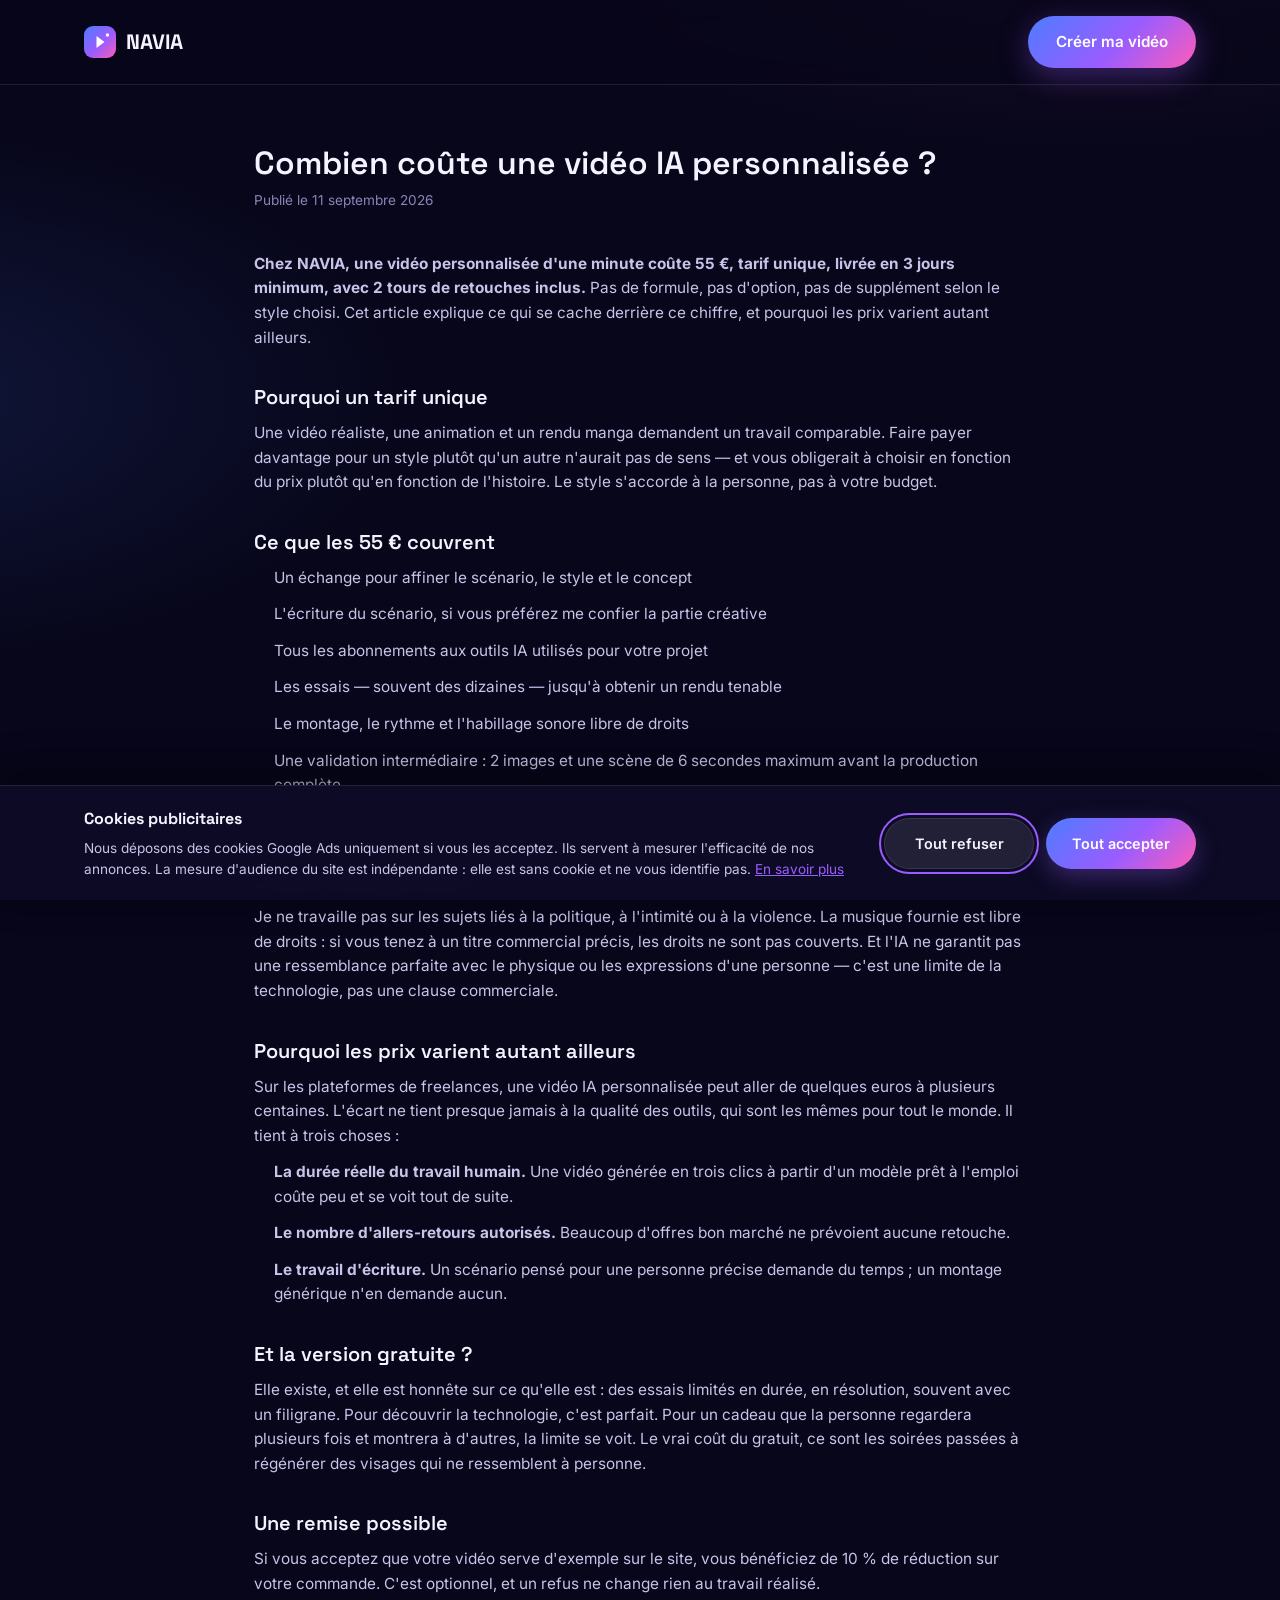
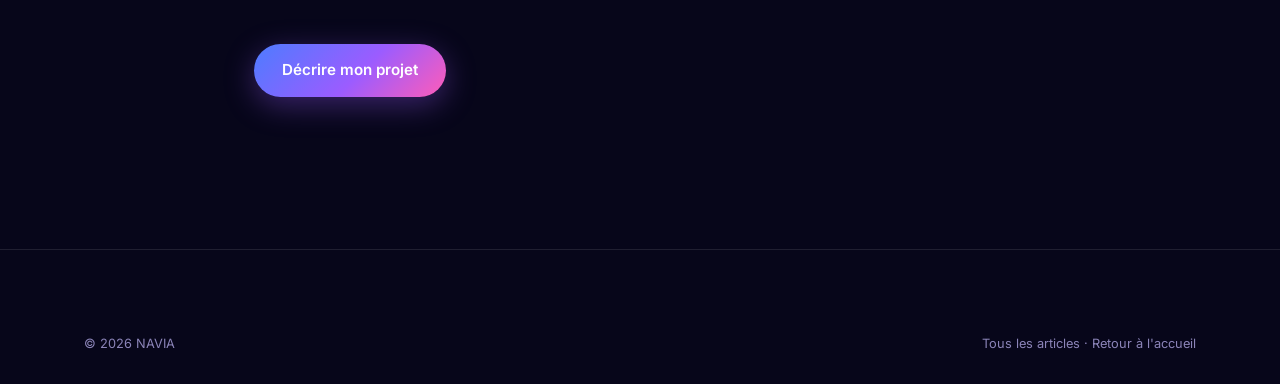
<file: articles/combien-coute-une-video-ia-personnalisee.html>
<!DOCTYPE html>
<html lang="fr">
<head>
<meta charset="UTF-8">
<meta name="viewport" content="width=device-width, initial-scale=1.0">
<!-- Google tag (gtag.js) — Consent Mode v2 : publicité refusée par défaut -->
<script>
  window.dataLayer = window.dataLayer || [];
  function gtag(){dataLayer.push(arguments);}
  gtag('consent', 'default', {
    ad_storage: 'denied',
    ad_user_data: 'denied',
    ad_personalization: 'denied',
    analytics_storage: 'denied',
    functionality_storage: 'granted',
    security_storage: 'granted',
    wait_for_update: 500
  });
  /* visiteur revenu qui a déjà accepté (choix conservé 6 mois) : mise à jour
     immédiate, avant config, pour ne pas perdre l'attribution de la 1re page */
  try {
    var c = JSON.parse(localStorage.getItem('navia-consent') || 'null');
    if (c && c.ads === true && c.expires > Date.now()) {
      gtag('consent', 'update', {
        ad_storage: 'granted',
        ad_user_data: 'granted',
        ad_personalization: 'granted'
      });
    }
  } catch (e) {}
  gtag('set', 'ads_data_redaction', true);
  gtag('set', 'url_passthrough', true);
  gtag('js', new Date());
  gtag('config', 'AW-18443303177');
</script>
<script async src="https://www.googletagmanager.com/gtag/js?id=AW-18443303177"></script>
<title>Combien coûte une vidéo IA personnalisée ? — NAVIA</title>
<meta name="description" content="Le prix d'une vidéo IA sur mesure, ce qui le fait varier, et ce que coûte réellement la version « gratuite ». Chez NAVIA : 55 €, une minute, 3 jours.">
<link rel="canonical" href="https://navia-production.com/articles/combien-coute-une-video-ia-personnalisee.html">
<meta property="og:type" content="article">
<meta property="og:site_name" content="NAVIA">
<meta property="og:locale" content="fr_FR">
<meta property="og:url" content="https://navia-production.com/articles/combien-coute-une-video-ia-personnalisee.html">
<meta property="og:title" content="Combien coûte une vidéo IA personnalisée ? — NAVIA">
<meta property="og:description" content="Le prix d'une vidéo IA sur mesure, ce qui le fait varier, et ce que coûte réellement la version « gratuite ». Chez NAVIA : 55 €, une minute, 3 jours.">
<meta property="og:image" content="https://navia-production.com/assets/portfolio/exemple-01-photo.jpg">
<meta name="twitter:card" content="summary_large_image">
<meta name="twitter:title" content="Combien coûte une vidéo IA personnalisée ? — NAVIA">
<meta name="twitter:description" content="Le prix d'une vidéo IA sur mesure, ce qui le fait varier, et ce que coûte réellement la version « gratuite ». Chez NAVIA : 55 €, une minute, 3 jours.">
<meta name="twitter:image" content="https://navia-production.com/assets/portfolio/exemple-01-photo.jpg">
<link rel="icon" href="../assets/logo.svg" type="image/svg+xml">
<link rel="stylesheet" href="../css/style.css">
<script type="application/ld+json">
{
  "@context": "https://schema.org",
  "@graph": [
    {
      "@type": "Article",
      "@id": "https://navia-production.com/articles/combien-coute-une-video-ia-personnalisee.html#article",
      "headline": "Combien coûte une vidéo IA personnalisée ?",
      "description": "Le prix d'une vidéo IA sur mesure, ce qui le fait varier, et ce que coûte réellement la version « gratuite ». Chez NAVIA : 55 €, une minute, 3 jours.",
      "inLanguage": "fr-FR",
      "articleSection": "Tarifs",
      "datePublished": "2026-09-11",
      "dateModified": "2026-09-11",
      "author": {
        "@type": "Person",
        "name": "Ivan Dubrovko",
        "url": "https://navia-production.com/mentions-legales.html"
      },
      "publisher": {
        "@type": "Organization",
        "@id": "https://navia-production.com/#organization",
        "name": "NAVIA",
        "url": "https://navia-production.com"
      },
      "image": "https://navia-production.com/assets/portfolio/exemple-01-photo.jpg",
      "isPartOf": {
        "@id": "https://navia-production.com/articles/#collection"
      },
      "mainEntityOfPage": {
        "@type": "WebPage",
        "@id": "https://navia-production.com/articles/combien-coute-une-video-ia-personnalisee.html"
      }
    },
    {
      "@type": "BreadcrumbList",
      "@id": "https://navia-production.com/articles/combien-coute-une-video-ia-personnalisee.html#breadcrumb",
      "itemListElement": [
        {
          "@type": "ListItem",
          "position": 1,
          "name": "Accueil",
          "item": {
            "@type": "WebPage",
            "@id": "https://navia-production.com/"
          }
        },
        {
          "@type": "ListItem",
          "position": 2,
          "name": "Articles",
          "item": {
            "@type": "CollectionPage",
            "@id": "https://navia-production.com/articles/"
          }
        },
        {
          "@type": "ListItem",
          "position": 3,
          "name": "Combien coûte une vidéo IA personnalisée ?"
        }
      ]
    }
  ]
}
</script>

<!-- Umami — cookieless audience measurement -->
<script defer src="https://cloud.umami.is/script.js" data-website-id="39aab16a-fd2b-48a6-bdbc-fcffa16c4f5c" data-domains="navia-production.com"></script>
<script defer src="../js/consent.js"></script>
<script defer src="../js/analytics.js"></script>
</head>
<body>
<header>
  <nav class="nav">
    <a href="/" class="logo"><img src="../assets/logo.svg" alt="NAVIA"> NAVIA</a>
    <div class="nav-right"><a href="/#commande" class="btn btn-primary nav-cta">Créer ma vidéo</a></div>
  </nav>
</header>
<main class="legal-page">
  <div class="container">

    <h1>Combien coûte une vidéo IA personnalisée ?</h1>
    <p class="updated">Publié le 11 septembre 2026</p>

    <p><strong>Chez NAVIA, une vidéo personnalisée d'une minute coûte 55 €, tarif unique, livrée en 3 jours minimum, avec 2 tours de retouches inclus.</strong> Pas de formule, pas d'option, pas de supplément selon le style choisi. Cet article explique ce qui se cache derrière ce chiffre, et pourquoi les prix varient autant ailleurs.</p>

    <h2>Pourquoi un tarif unique</h2>
    <p>Une vidéo réaliste, une animation et un rendu manga demandent un travail comparable. Faire payer davantage pour un style plutôt qu'un autre n'aurait pas de sens — et vous obligerait à choisir en fonction du prix plutôt qu'en fonction de l'histoire. Le style s'accorde à la personne, pas à votre budget.</p>

    <h2>Ce que les 55 € couvrent</h2>
    <ul>
      <li>Un échange pour affiner le scénario, le style et le concept</li>
      <li>L'écriture du scénario, si vous préférez me confier la partie créative</li>
      <li>Tous les abonnements aux outils IA utilisés pour votre projet</li>
      <li>Les essais — souvent des dizaines — jusqu'à obtenir un rendu tenable</li>
      <li>Le montage, le rythme et l'habillage sonore libre de droits</li>
      <li>Une validation intermédiaire : 2 images et une scène de 6 secondes maximum avant la production complète</li>
      <li>2 tours de retouches sur la vidéo finale</li>
    </ul>

    <h2>Ce qui n'est pas inclus</h2>
    <p>Je ne travaille pas sur les sujets liés à la politique, à l'intimité ou à la violence. La musique fournie est libre de droits : si vous tenez à un titre commercial précis, les droits ne sont pas couverts. Et l'IA ne garantit pas une ressemblance parfaite avec le physique ou les expressions d'une personne — c'est une limite de la technologie, pas une clause commerciale.</p>

    <h2>Pourquoi les prix varient autant ailleurs</h2>
    <p>Sur les plateformes de freelances, une vidéo IA personnalisée peut aller de quelques euros à plusieurs centaines. L'écart ne tient presque jamais à la qualité des outils, qui sont les mêmes pour tout le monde. Il tient à trois choses :</p>
    <ul>
      <li><strong>La durée réelle du travail humain.</strong> Une vidéo générée en trois clics à partir d'un modèle prêt à l'emploi coûte peu et se voit tout de suite.</li>
      <li><strong>Le nombre d'allers-retours autorisés.</strong> Beaucoup d'offres bon marché ne prévoient aucune retouche.</li>
      <li><strong>Le travail d'écriture.</strong> Un scénario pensé pour une personne précise demande du temps ; un montage générique n'en demande aucun.</li>
    </ul>

    <h2>Et la version gratuite ?</h2>
    <p>Elle existe, et elle est honnête sur ce qu'elle est : des essais limités en durée, en résolution, souvent avec un filigrane. Pour découvrir la technologie, c'est parfait. Pour un cadeau que la personne regardera plusieurs fois et montrera à d'autres, la limite se voit. Le vrai coût du gratuit, ce sont les soirées passées à régénérer des visages qui ne ressemblent à personne.</p>

    <h2>Une remise possible</h2>
    <p>Si vous acceptez que votre vidéo serve d'exemple sur le site, vous bénéficiez de 10 % de réduction sur votre commande. C'est optionnel, et un refus ne change rien au travail réalisé.</p>
  
    <p style="margin-top:48px"><a href="/#commande" class="btn btn-primary">Décrire mon projet</a></p>
  </div>
</main>
<footer>
  <div class="container footer-bottom" style="border-top:none">
    <span>© 2026 NAVIA</span>
    <span><a href="/articles/">Tous les articles</a> · <a href="/">Retour à l'accueil</a></span>
  </div>
</footer>
</body>
</html>
</file>
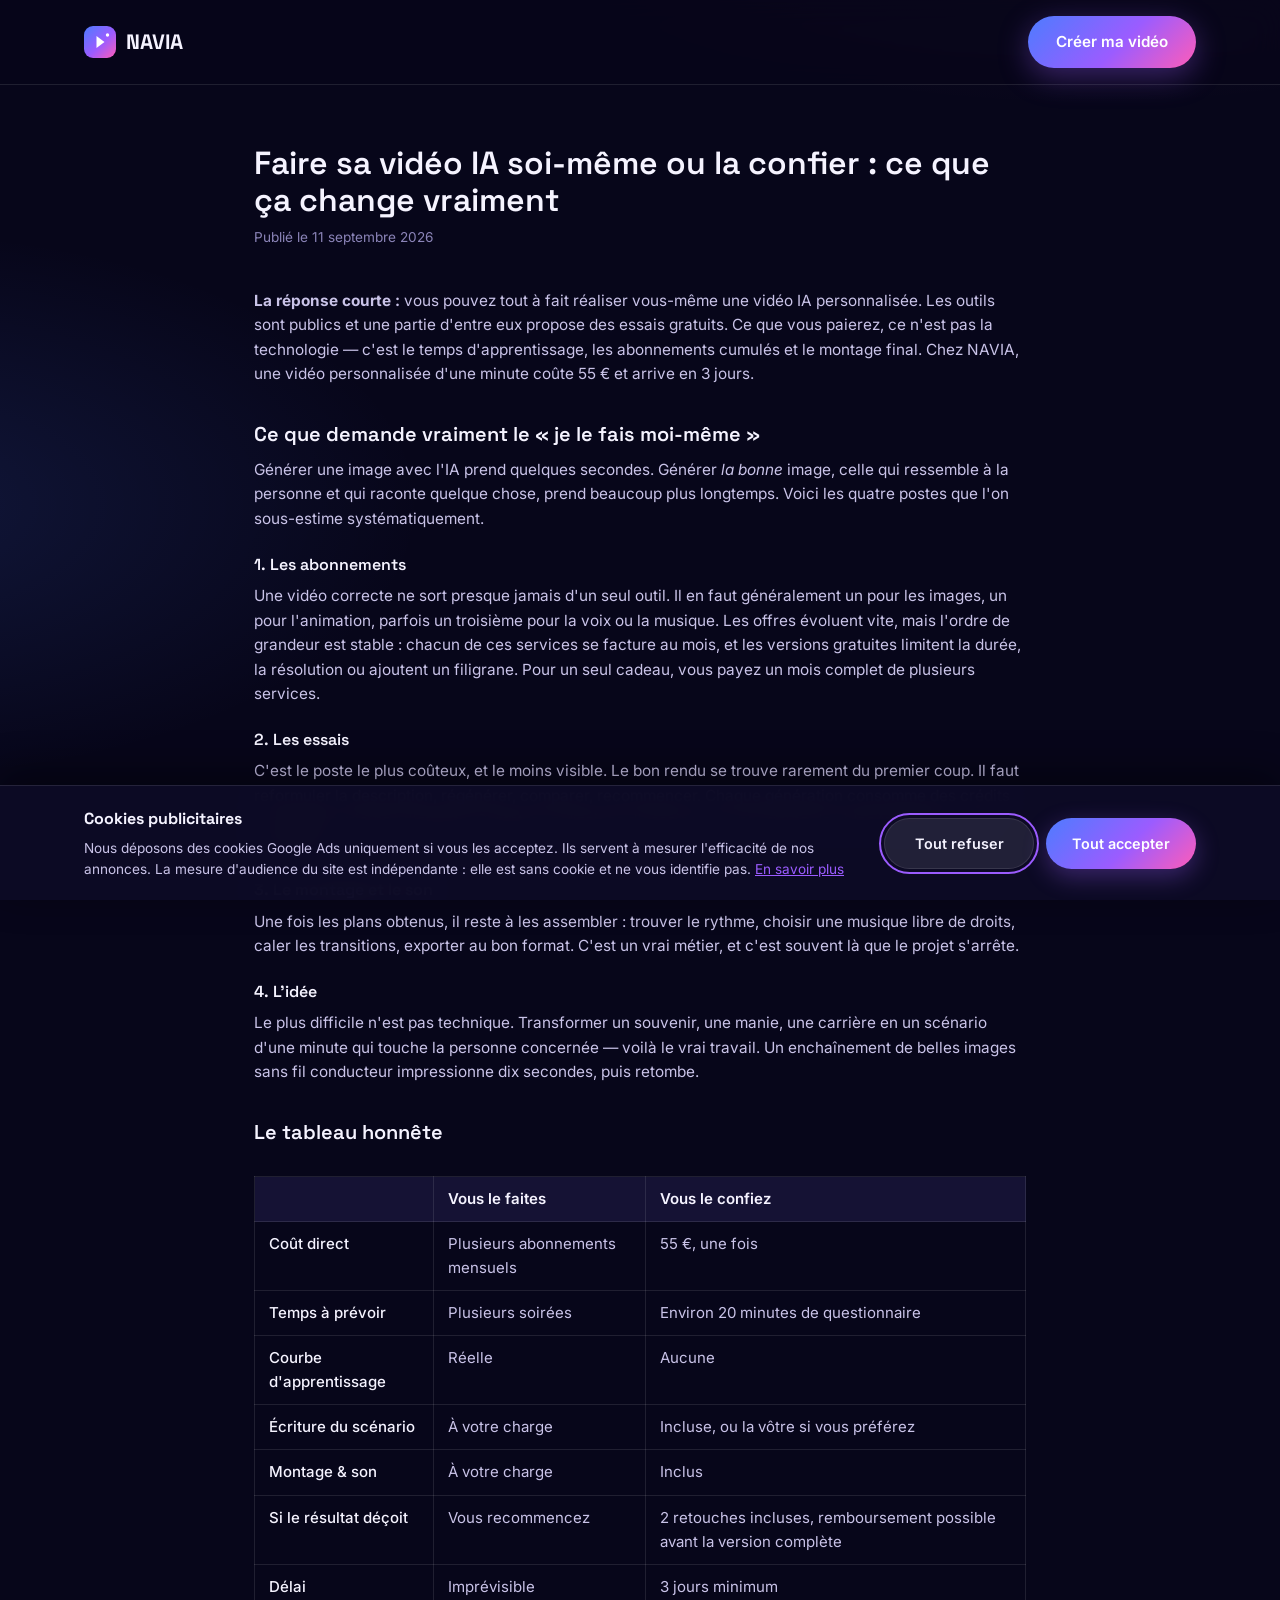
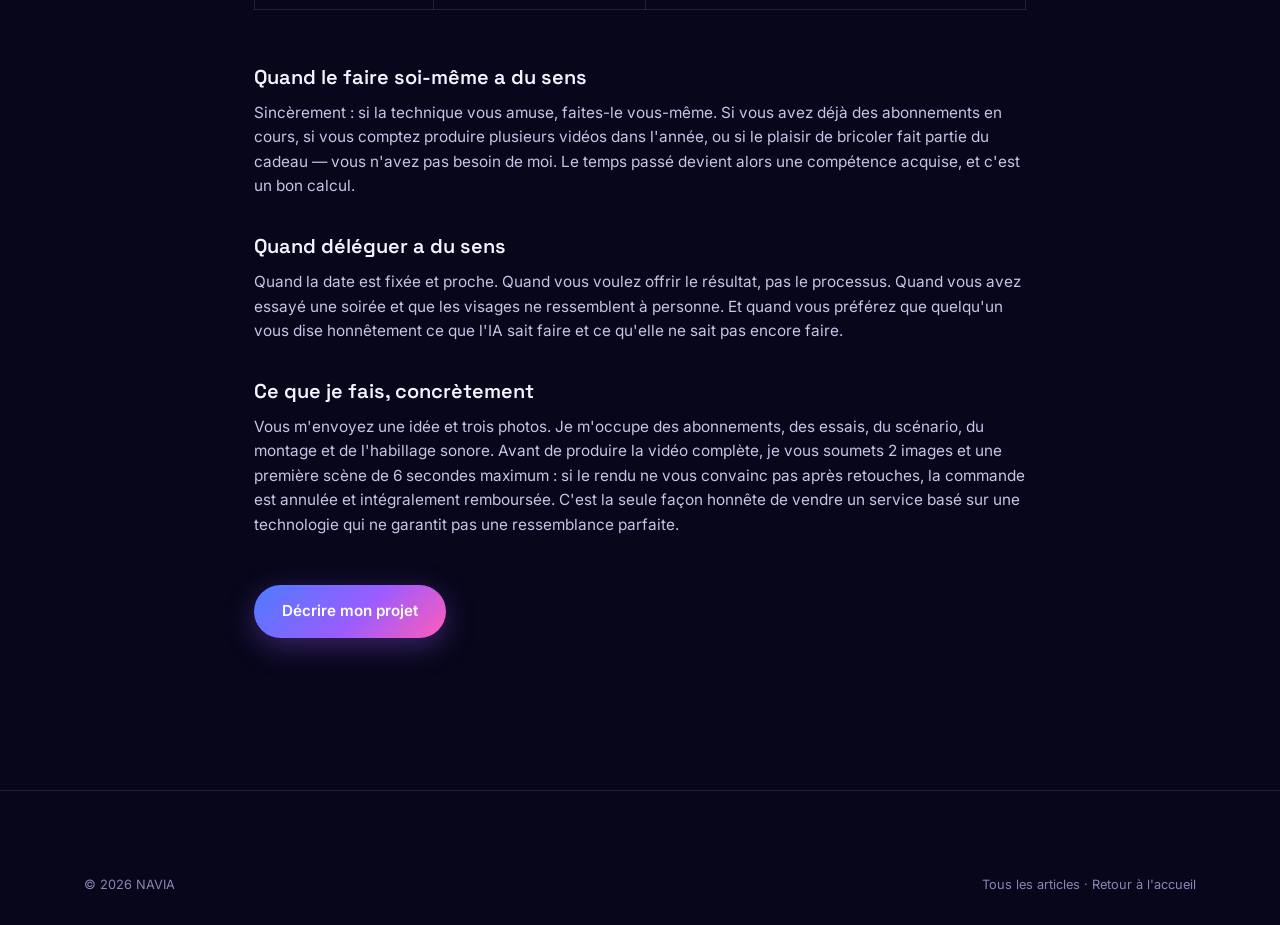
<file: articles/faire-une-video-ia-soi-meme-ou-la-confier.html>
<!DOCTYPE html>
<html lang="fr">
<head>
<meta charset="UTF-8">
<meta name="viewport" content="width=device-width, initial-scale=1.0">
<!-- Google tag (gtag.js) — Consent Mode v2 : publicité refusée par défaut -->
<script>
  window.dataLayer = window.dataLayer || [];
  function gtag(){dataLayer.push(arguments);}
  gtag('consent', 'default', {
    ad_storage: 'denied',
    ad_user_data: 'denied',
    ad_personalization: 'denied',
    analytics_storage: 'denied',
    functionality_storage: 'granted',
    security_storage: 'granted',
    wait_for_update: 500
  });
  /* visiteur revenu qui a déjà accepté (choix conservé 6 mois) : mise à jour
     immédiate, avant config, pour ne pas perdre l'attribution de la 1re page */
  try {
    var c = JSON.parse(localStorage.getItem('navia-consent') || 'null');
    if (c && c.ads === true && c.expires > Date.now()) {
      gtag('consent', 'update', {
        ad_storage: 'granted',
        ad_user_data: 'granted',
        ad_personalization: 'granted'
      });
    }
  } catch (e) {}
  gtag('set', 'ads_data_redaction', true);
  gtag('set', 'url_passthrough', true);
  gtag('js', new Date());
  gtag('config', 'AW-18443303177');
</script>
<script async src="https://www.googletagmanager.com/gtag/js?id=AW-18443303177"></script>
<title>Faire sa vidéo IA soi-même ou la confier : ce que ça change vraiment — NAVIA</title>
<meta name="description" content="Les outils d'IA vidéo sont accessibles à tous. Ce qui coûte cher, c'est le temps, les abonnements et le montage. Comparatif honnête des deux approches.">
<link rel="canonical" href="https://navia-production.com/articles/faire-une-video-ia-soi-meme-ou-la-confier.html">
<meta property="og:type" content="article">
<meta property="og:site_name" content="NAVIA">
<meta property="og:locale" content="fr_FR">
<meta property="og:url" content="https://navia-production.com/articles/faire-une-video-ia-soi-meme-ou-la-confier.html">
<meta property="og:title" content="Faire sa vidéo IA soi-même ou la confier : ce que ça change vraiment — NAVIA">
<meta property="og:description" content="Les outils d'IA vidéo sont accessibles à tous. Ce qui coûte cher, c'est le temps, les abonnements et le montage. Comparatif honnête des deux approches.">
<meta property="og:image" content="https://navia-production.com/assets/portfolio/exemple-01-photo.jpg">
<meta name="twitter:card" content="summary_large_image">
<meta name="twitter:title" content="Faire sa vidéo IA soi-même ou la confier : ce que ça change vraiment — NAVIA">
<meta name="twitter:description" content="Les outils d'IA vidéo sont accessibles à tous. Ce qui coûte cher, c'est le temps, les abonnements et le montage. Comparatif honnête des deux approches.">
<meta name="twitter:image" content="https://navia-production.com/assets/portfolio/exemple-01-photo.jpg">
<link rel="icon" href="../assets/logo.svg" type="image/svg+xml">
<link rel="stylesheet" href="../css/style.css">
<script type="application/ld+json">
{
  "@context": "https://schema.org",
  "@graph": [
    {
      "@type": "Article",
      "@id": "https://navia-production.com/articles/faire-une-video-ia-soi-meme-ou-la-confier.html#article",
      "headline": "Faire sa vidéo IA soi-même ou la confier : ce que ça change vraiment",
      "description": "Les outils d'IA vidéo sont accessibles à tous. Ce qui coûte cher, c'est le temps, les abonnements et le montage. Comparatif honnête des deux approches.",
      "inLanguage": "fr-FR",
      "articleSection": "Guides",
      "datePublished": "2026-09-11",
      "dateModified": "2026-09-11",
      "author": {
        "@type": "Person",
        "name": "Ivan Dubrovko",
        "url": "https://navia-production.com/mentions-legales.html"
      },
      "publisher": {
        "@type": "Organization",
        "@id": "https://navia-production.com/#organization",
        "name": "NAVIA",
        "url": "https://navia-production.com"
      },
      "image": "https://navia-production.com/assets/portfolio/exemple-01-photo.jpg",
      "isPartOf": {
        "@id": "https://navia-production.com/articles/#collection"
      },
      "mainEntityOfPage": {
        "@type": "WebPage",
        "@id": "https://navia-production.com/articles/faire-une-video-ia-soi-meme-ou-la-confier.html"
      }
    },
    {
      "@type": "BreadcrumbList",
      "@id": "https://navia-production.com/articles/faire-une-video-ia-soi-meme-ou-la-confier.html#breadcrumb",
      "itemListElement": [
        {
          "@type": "ListItem",
          "position": 1,
          "name": "Accueil",
          "item": {
            "@type": "WebPage",
            "@id": "https://navia-production.com/"
          }
        },
        {
          "@type": "ListItem",
          "position": 2,
          "name": "Articles",
          "item": {
            "@type": "CollectionPage",
            "@id": "https://navia-production.com/articles/"
          }
        },
        {
          "@type": "ListItem",
          "position": 3,
          "name": "Faire sa vidéo IA soi-même ou la confier : ce que ça change vraiment"
        }
      ]
    }
  ]
}
</script>

<!-- Umami — cookieless audience measurement -->
<script defer src="https://cloud.umami.is/script.js" data-website-id="39aab16a-fd2b-48a6-bdbc-fcffa16c4f5c" data-domains="navia-production.com"></script>
<script defer src="../js/consent.js"></script>
<script defer src="../js/analytics.js"></script>
</head>
<body>
<header>
  <nav class="nav">
    <a href="/" class="logo"><img src="../assets/logo.svg" alt="NAVIA"> NAVIA</a>
    <div class="nav-right"><a href="/#commande" class="btn btn-primary nav-cta">Créer ma vidéo</a></div>
  </nav>
</header>
<main class="legal-page">
  <div class="container">

    <h1>Faire sa vidéo IA soi-même ou la confier : ce que ça change vraiment</h1>
    <p class="updated">Publié le 11 septembre 2026</p>

    <p><strong>La réponse courte :</strong> vous pouvez tout à fait réaliser vous-même une vidéo IA personnalisée. Les outils sont publics et une partie d'entre eux propose des essais gratuits. Ce que vous paierez, ce n'est pas la technologie — c'est le temps d'apprentissage, les abonnements cumulés et le montage final. Chez NAVIA, une vidéo personnalisée d'une minute coûte 55 € et arrive en 3 jours.</p>

    <h2>Ce que demande vraiment le « je le fais moi-même »</h2>

    <p>Générer une image avec l'IA prend quelques secondes. Générer <em>la bonne</em> image, celle qui ressemble à la personne et qui raconte quelque chose, prend beaucoup plus longtemps. Voici les quatre postes que l'on sous-estime systématiquement.</p>

    <h3>1. Les abonnements</h3>
    <p>Une vidéo correcte ne sort presque jamais d'un seul outil. Il en faut généralement un pour les images, un pour l'animation, parfois un troisième pour la voix ou la musique. Les offres évoluent vite, mais l'ordre de grandeur est stable : chacun de ces services se facture au mois, et les versions gratuites limitent la durée, la résolution ou ajoutent un filigrane. Pour un seul cadeau, vous payez un mois complet de plusieurs services.</p>

    <h3>2. Les essais</h3>
    <p>C'est le poste le plus coûteux, et le moins visible. Le bon rendu se trouve rarement du premier coup. Il faut reformuler la description, régénérer, comparer, recommencer. Chaque génération consomme des crédits et quelques minutes d'attente. Compter en dizaines d'essais pour une minute de vidéo tenable n'a rien d'exagéré.</p>

    <h3>3. Le montage et le son</h3>
    <p>Une fois les plans obtenus, il reste à les assembler : trouver le rythme, choisir une musique libre de droits, caler les transitions, exporter au bon format. C'est un vrai métier, et c'est souvent là que le projet s'arrête.</p>

    <h3>4. L'idée</h3>
    <p>Le plus difficile n'est pas technique. Transformer un souvenir, une manie, une carrière en un scénario d'une minute qui touche la personne concernée — voilà le vrai travail. Un enchaînement de belles images sans fil conducteur impressionne dix secondes, puis retombe.</p>

    <h2>Le tableau honnête</h2>

    <div style="overflow-x:auto">
    <table>
      <thead><tr><th></th><th>Vous le faites</th><th>Vous le confiez</th></tr></thead>
      <tbody>
        <tr><td>Coût direct</td><td>Plusieurs abonnements mensuels</td><td>55 €, une fois</td></tr>
        <tr><td>Temps à prévoir</td><td>Plusieurs soirées</td><td>Environ 20 minutes de questionnaire</td></tr>
        <tr><td>Courbe d'apprentissage</td><td>Réelle</td><td>Aucune</td></tr>
        <tr><td>Écriture du scénario</td><td>À votre charge</td><td>Incluse, ou la vôtre si vous préférez</td></tr>
        <tr><td>Montage &amp; son</td><td>À votre charge</td><td>Inclus</td></tr>
        <tr><td>Si le résultat déçoit</td><td>Vous recommencez</td><td>2 retouches incluses, remboursement possible avant la version complète</td></tr>
        <tr><td>Délai</td><td>Imprévisible</td><td>3 jours minimum</td></tr>
      </tbody>
    </table>
    </div>

    <h2>Quand le faire soi-même a du sens</h2>
    <p>Sincèrement : si la technique vous amuse, faites-le vous-même. Si vous avez déjà des abonnements en cours, si vous comptez produire plusieurs vidéos dans l'année, ou si le plaisir de bricoler fait partie du cadeau — vous n'avez pas besoin de moi. Le temps passé devient alors une compétence acquise, et c'est un bon calcul.</p>

    <h2>Quand déléguer a du sens</h2>
    <p>Quand la date est fixée et proche. Quand vous voulez offrir le résultat, pas le processus. Quand vous avez essayé une soirée et que les visages ne ressemblent à personne. Et quand vous préférez que quelqu'un vous dise honnêtement ce que l'IA sait faire et ce qu'elle ne sait pas encore faire.</p>

    <h2>Ce que je fais, concrètement</h2>
    <p>Vous m'envoyez une idée et trois photos. Je m'occupe des abonnements, des essais, du scénario, du montage et de l'habillage sonore. Avant de produire la vidéo complète, je vous soumets 2 images et une première scène de 6 secondes maximum : si le rendu ne vous convainc pas après retouches, la commande est annulée et intégralement remboursée. C'est la seule façon honnête de vendre un service basé sur une technologie qui ne garantit pas une ressemblance parfaite.</p>
  
    <p style="margin-top:48px"><a href="/#commande" class="btn btn-primary">Décrire mon projet</a></p>
  </div>
</main>
<footer>
  <div class="container footer-bottom" style="border-top:none">
    <span>© 2026 NAVIA</span>
    <span><a href="/articles/">Tous les articles</a> · <a href="/">Retour à l'accueil</a></span>
  </div>
</footer>
</body>
</html>
</file>
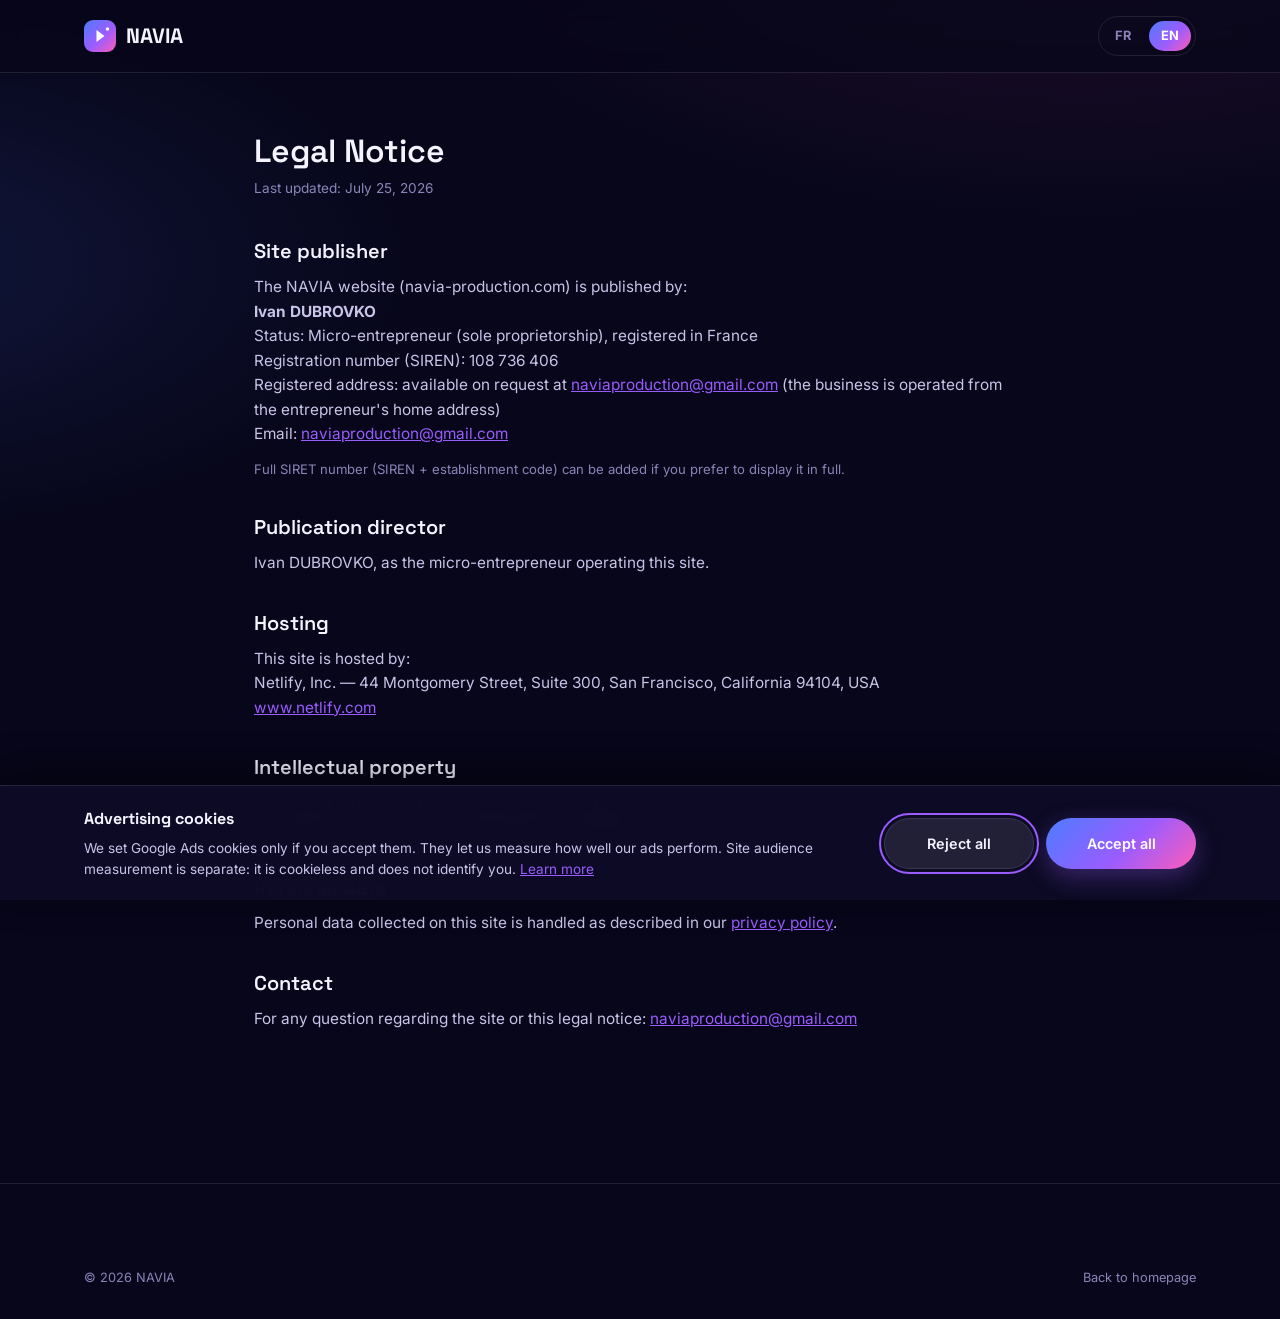
<file: en/legal-notice.html>
<!DOCTYPE html>
<html lang="en">
<head>
<meta charset="UTF-8">
<meta name="viewport" content="width=device-width, initial-scale=1.0">
<!-- Google tag (gtag.js) — Consent Mode v2 : publicité refusée par défaut -->
<script>
  window.dataLayer = window.dataLayer || [];
  function gtag(){dataLayer.push(arguments);}
  gtag('consent', 'default', {
    ad_storage: 'denied',
    ad_user_data: 'denied',
    ad_personalization: 'denied',
    analytics_storage: 'denied',
    functionality_storage: 'granted',
    security_storage: 'granted',
    wait_for_update: 500
  });
  /* visiteur revenu qui a déjà accepté (choix conservé 6 mois) : mise à jour
     immédiate, avant config, pour ne pas perdre l'attribution de la 1re page */
  try {
    var c = JSON.parse(localStorage.getItem('navia-consent') || 'null');
    if (c && c.ads === true && c.expires > Date.now()) {
      gtag('consent', 'update', {
        ad_storage: 'granted',
        ad_user_data: 'granted',
        ad_personalization: 'granted'
      });
    }
  } catch (e) {}
  gtag('set', 'ads_data_redaction', true);
  gtag('set', 'url_passthrough', true);
  gtag('js', new Date());
  gtag('config', 'AW-18443303177');
</script>
<script async src="https://www.googletagmanager.com/gtag/js?id=AW-18443303177"></script>
<title>Legal Notice — NAVIA</title>
<meta name="description" content="Legal notice for the NAVIA website: publisher, host and contact details.">
<link rel="canonical" href="https://navia-production.com/en/legal-notice.html">
<link rel="alternate" hreflang="fr" href="https://navia-production.com/mentions-legales.html">
<link rel="alternate" hreflang="en" href="https://navia-production.com/en/legal-notice.html">
<link rel="alternate" hreflang="x-default" href="https://navia-production.com/mentions-legales.html">
<meta property="og:type" content="website">
<meta property="og:site_name" content="NAVIA">
<meta property="og:locale" content="en_GB">
<meta property="og:url" content="https://navia-production.com/en/legal-notice.html">
<meta property="og:title" content="Legal Notice — NAVIA">
<meta property="og:description" content="Legal notice for the NAVIA website: publisher, host and contact details.">
<meta property="og:image" content="https://navia-production.com/assets/portfolio/exemple-01-photo.jpg">
<meta name="twitter:card" content="summary_large_image">
<meta name="twitter:title" content="Legal Notice — NAVIA">
<meta name="twitter:description" content="Legal notice for the NAVIA website: publisher, host and contact details.">
<meta name="twitter:image" content="https://navia-production.com/assets/portfolio/exemple-01-photo.jpg">
<link rel="icon" href="../assets/logo.svg" type="image/svg+xml">
<link rel="stylesheet" href="../css/style.css">

<!-- Umami — cookieless audience measurement -->
<script defer src="https://cloud.umami.is/script.js" data-website-id="39aab16a-fd2b-48a6-bdbc-fcffa16c4f5c" data-domains="navia-production.com"></script>
<script defer src="../js/consent.js"></script>
<script defer src="../js/analytics.js"></script>
</head>
<body>
<header>
  <nav class="nav">
    <a href="/en/" class="logo"><img src="../assets/logo.svg" alt="NAVIA"> NAVIA</a>
    <div class="nav-right"><div class="lang-switch"><a href="/mentions-legales.html">FR</a><a href="/en/legal-notice.html" class="active">EN</a></div></div>
  </nav>
</header>
<main class="legal-page">
  <div class="container">
    <h1>Legal Notice</h1>
    <p class="updated">Last updated: July 25, 2026</p>

    <h2>Site publisher</h2>
    <p>
      The NAVIA website (navia-production.com) is published by:<br>
      <strong>Ivan DUBROVKO</strong><br>
      Status: Micro-entrepreneur (sole proprietorship), registered in France<br>
      Registration number (SIREN): 108 736 406<br>
      Registered address: available on request at <a href="mailto:naviaproduction@gmail.com">naviaproduction@gmail.com</a> (the business is operated from the entrepreneur's home address)<br>
      Email: <a href="mailto:naviaproduction@gmail.com">naviaproduction@gmail.com</a>
    </p>
    <p class="hint" style="color:var(--text-2);font-size:.82rem">Full SIRET number (SIREN + establishment code) can be added if you prefer to display it in full.</p>

    <h2>Publication director</h2>
    <p>Ivan DUBROVKO, as the micro-entrepreneur operating this site.</p>

    <h2>Hosting</h2>
    <p>
      This site is hosted by:<br>
      Netlify, Inc. — 44 Montgomery Street, Suite 300, San Francisco, California 94104, USA<br>
      <a href="https://www.netlify.com" target="_blank" rel="noopener">www.netlify.com</a>
    </p>

    <h2>Intellectual property</h2>
    <p>All content on this site (text, visuals, logo, structure) is the property of NAVIA unless otherwise stated. Any reproduction without prior authorization is prohibited.</p>

    <h2>Personal data</h2>
    <p>Personal data collected on this site is handled as described in our <a href="/en/privacy-policy.html">privacy policy</a>.</p>

    <h2>Contact</h2>
    <p>For any question regarding the site or this legal notice: <a href="mailto:naviaproduction@gmail.com">naviaproduction@gmail.com</a></p>
  </div>
</main>
<footer>
  <div class="container footer-bottom" style="border-top:none">
    <span>© 2026 NAVIA</span>
    <span><a href="/en/">Back to homepage</a></span>
  </div>
</footer>
</body>
</html>
</file>
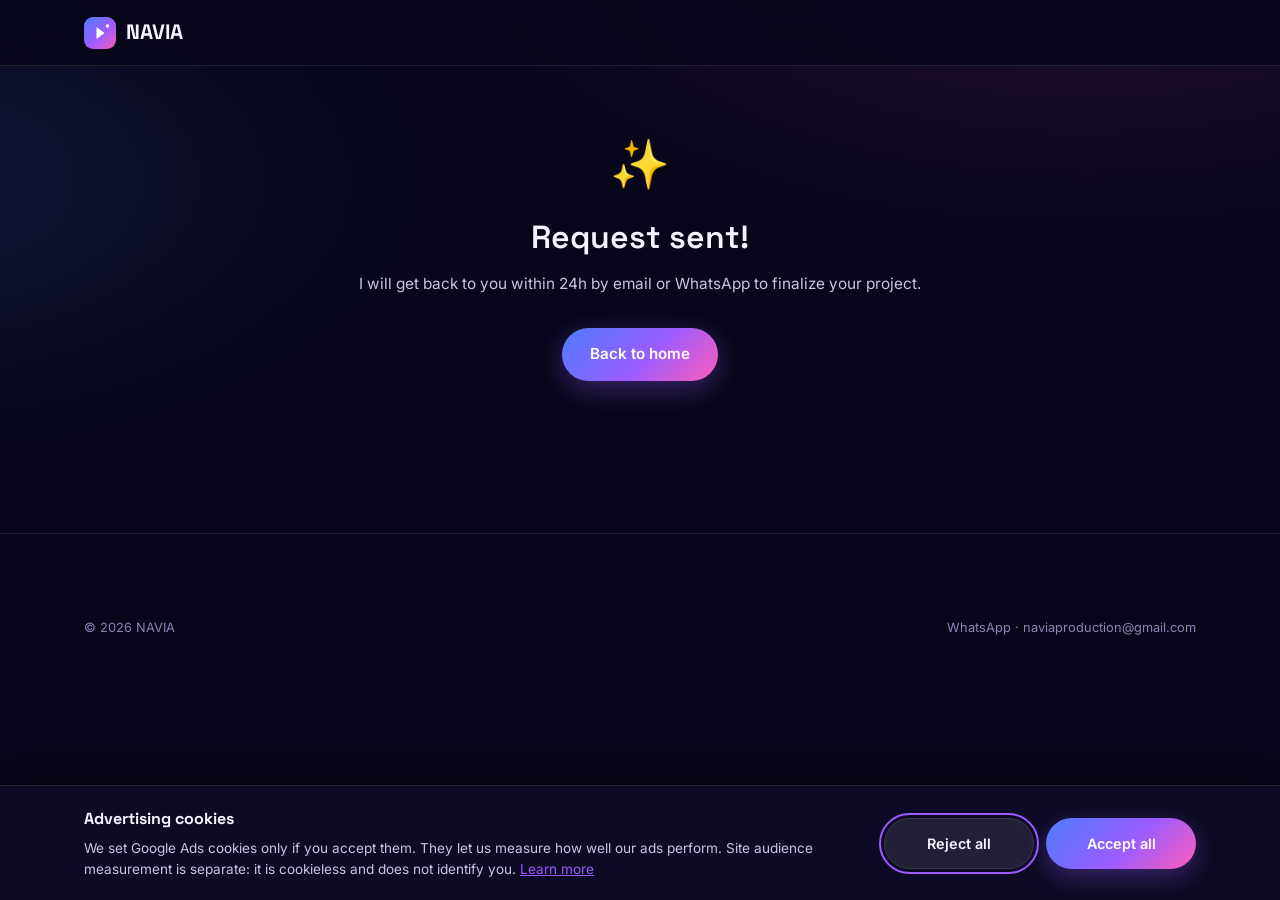
<file: en/merci.html>
<!DOCTYPE html>
<html lang="en">
<head>
<meta charset="UTF-8">
<meta name="viewport" content="width=device-width, initial-scale=1.0">
<!-- Google tag (gtag.js) — Consent Mode v2 : publicité refusée par défaut -->
<script>
  window.dataLayer = window.dataLayer || [];
  function gtag(){dataLayer.push(arguments);}
  gtag('consent', 'default', {
    ad_storage: 'denied',
    ad_user_data: 'denied',
    ad_personalization: 'denied',
    analytics_storage: 'denied',
    functionality_storage: 'granted',
    security_storage: 'granted',
    wait_for_update: 500
  });
  /* visiteur revenu qui a déjà accepté (choix conservé 6 mois) : mise à jour
     immédiate, avant config, pour ne pas perdre l'attribution de la 1re page */
  try {
    var c = JSON.parse(localStorage.getItem('navia-consent') || 'null');
    if (c && c.ads === true && c.expires > Date.now()) {
      gtag('consent', 'update', {
        ad_storage: 'granted',
        ad_user_data: 'granted',
        ad_personalization: 'granted'
      });
    }
  } catch (e) {}
  gtag('set', 'ads_data_redaction', true);
  gtag('set', 'url_passthrough', true);
  gtag('js', new Date());
  gtag('config', 'AW-18443303177');
</script>
<script async src="https://www.googletagmanager.com/gtag/js?id=AW-18443303177"></script>
<title>Request sent — NAVIA</title>
<meta name="robots" content="noindex, nofollow">
<link rel="icon" href="../assets/logo.svg" type="image/svg+xml">
<link rel="stylesheet" href="../css/style.css">

<!-- Umami — cookieless audience measurement -->
<script defer src="https://cloud.umami.is/script.js" data-website-id="39aab16a-fd2b-48a6-bdbc-fcffa16c4f5c" data-domains="navia-production.com"></script>
<script defer src="../js/consent.js"></script>
</head>
<body>
<header>
  <nav class="nav">
    <a href="/en/" class="logo"><img src="../assets/logo.svg" alt="NAVIA"> NAVIA</a>
  </nav>
</header>
<main class="legal-page">
  <div class="container" style="max-width:640px;text-align:center">
    <div style="font-size:3rem;margin-bottom:16px" aria-hidden="true">✨</div>
    <h1>Request sent!</h1>
    <p style="margin-top:16px">I will get back to you within 24h by email or WhatsApp to finalize your project.</p>
    <p style="margin-top:32px"><a href="/en/" class="btn btn-primary">Back to home</a></p>
  </div>
</main>
<footer>
  <div class="container footer-bottom" style="border-top:none">
    <span>© 2026 NAVIA</span>
    <span><a href="https://wa.me/33769017074" target="_blank" rel="noopener">WhatsApp</a> · <a href="mailto:naviaproduction@gmail.com">naviaproduction@gmail.com</a></span>
  </div>
</footer>
</body>
</html>
</file>
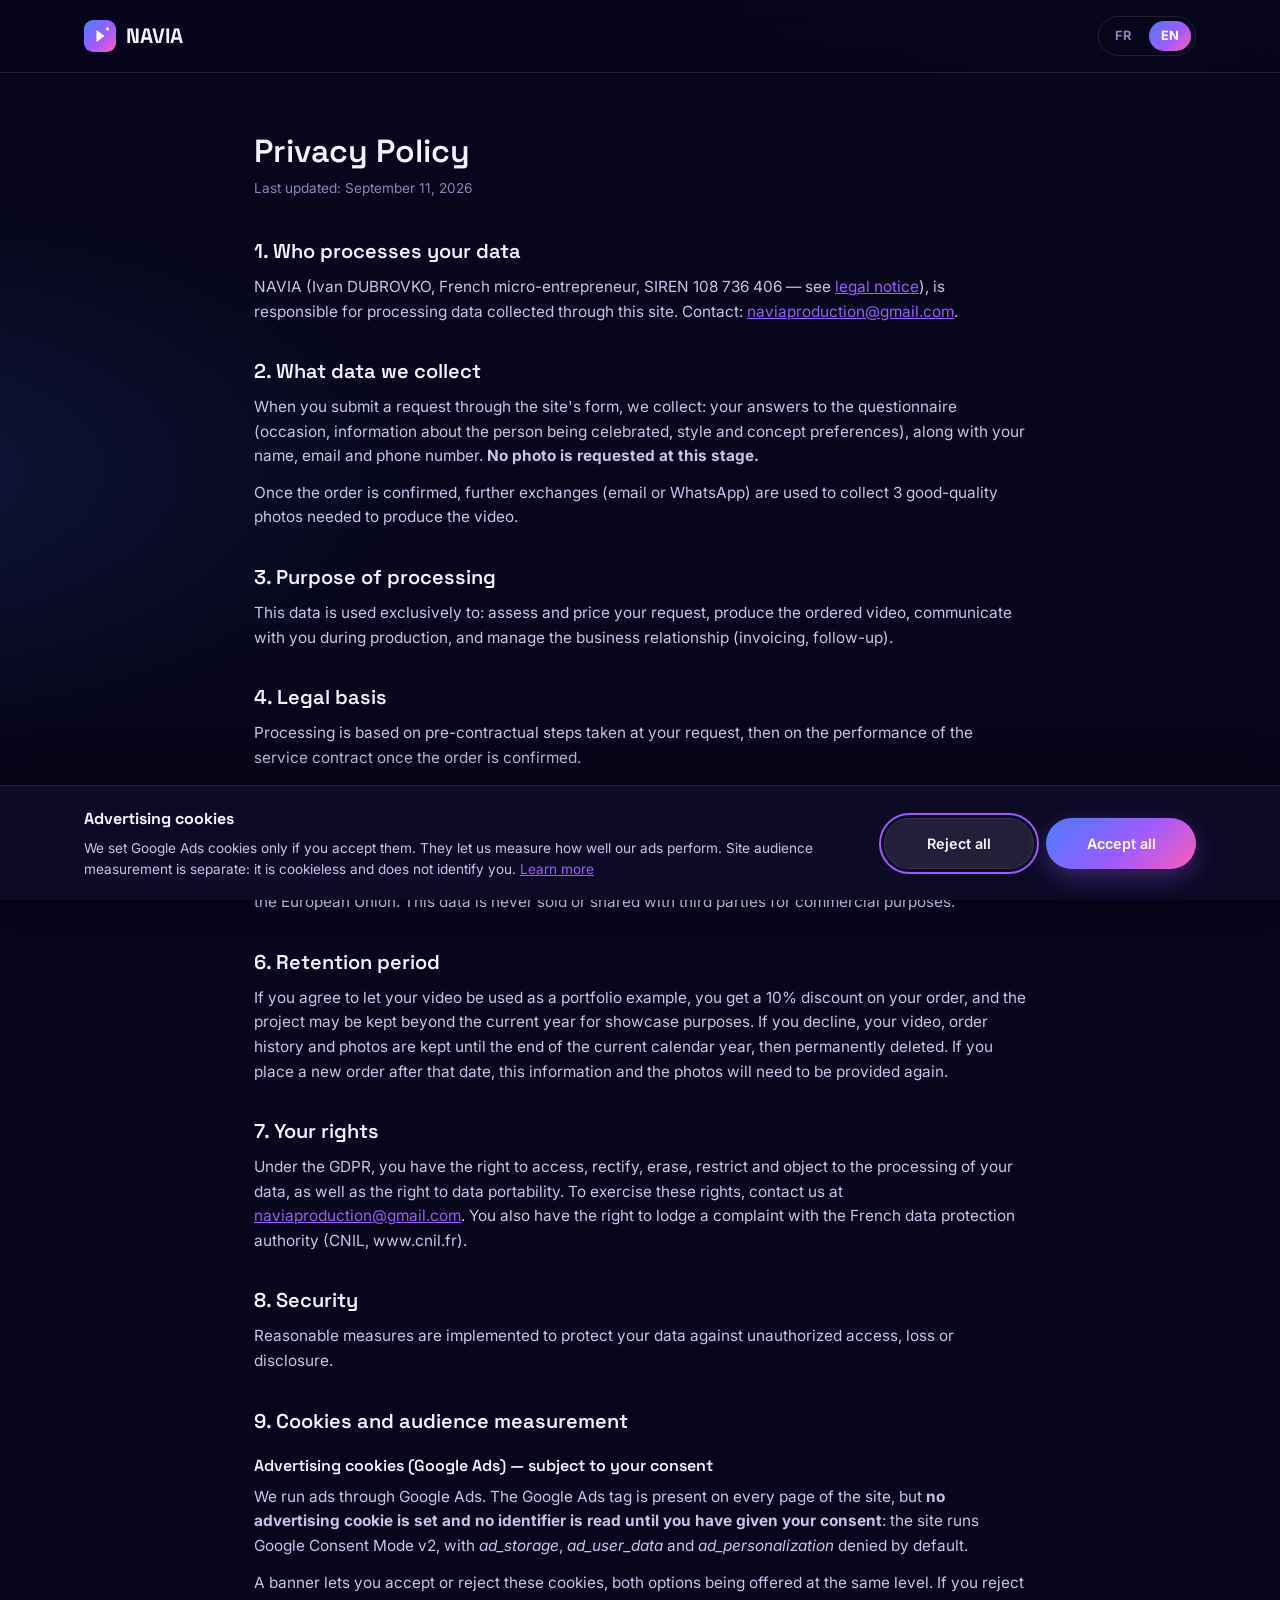
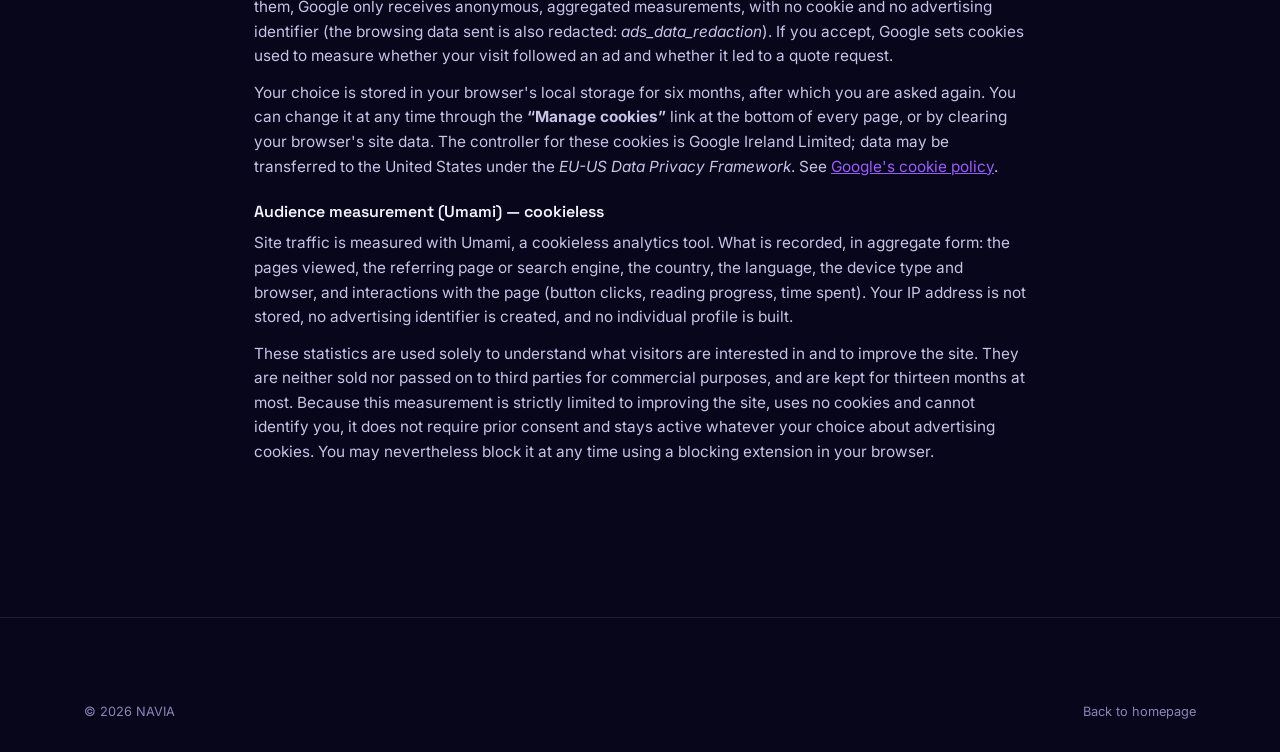
<file: en/privacy-policy.html>
<!DOCTYPE html>
<html lang="en">
<head>
<meta charset="UTF-8">
<meta name="viewport" content="width=device-width, initial-scale=1.0">
<!-- Google tag (gtag.js) — Consent Mode v2 : publicité refusée par défaut -->
<script>
  window.dataLayer = window.dataLayer || [];
  function gtag(){dataLayer.push(arguments);}
  gtag('consent', 'default', {
    ad_storage: 'denied',
    ad_user_data: 'denied',
    ad_personalization: 'denied',
    analytics_storage: 'denied',
    functionality_storage: 'granted',
    security_storage: 'granted',
    wait_for_update: 500
  });
  /* visiteur revenu qui a déjà accepté (choix conservé 6 mois) : mise à jour
     immédiate, avant config, pour ne pas perdre l'attribution de la 1re page */
  try {
    var c = JSON.parse(localStorage.getItem('navia-consent') || 'null');
    if (c && c.ads === true && c.expires > Date.now()) {
      gtag('consent', 'update', {
        ad_storage: 'granted',
        ad_user_data: 'granted',
        ad_personalization: 'granted'
      });
    }
  } catch (e) {}
  gtag('set', 'ads_data_redaction', true);
  gtag('set', 'url_passthrough', true);
  gtag('js', new Date());
  gtag('config', 'AW-18443303177');
</script>
<script async src="https://www.googletagmanager.com/gtag/js?id=AW-18443303177"></script>
<title>Privacy Policy — NAVIA</title>
<meta name="description" content="NAVIA privacy policy: data collected, retention period, EU hosting and your GDPR rights.">
<link rel="canonical" href="https://navia-production.com/en/privacy-policy.html">
<link rel="alternate" hreflang="fr" href="https://navia-production.com/confidentialite.html">
<link rel="alternate" hreflang="en" href="https://navia-production.com/en/privacy-policy.html">
<link rel="alternate" hreflang="x-default" href="https://navia-production.com/confidentialite.html">
<meta property="og:type" content="website">
<meta property="og:site_name" content="NAVIA">
<meta property="og:locale" content="en_GB">
<meta property="og:url" content="https://navia-production.com/en/privacy-policy.html">
<meta property="og:title" content="Privacy Policy — NAVIA">
<meta property="og:description" content="How NAVIA collects, stores and deletes your personal data and photos.">
<meta property="og:image" content="https://navia-production.com/assets/portfolio/exemple-01-photo.jpg">
<meta name="twitter:card" content="summary_large_image">
<meta name="twitter:title" content="Privacy Policy — NAVIA">
<meta name="twitter:description" content="How NAVIA collects, stores and deletes your personal data and photos.">
<meta name="twitter:image" content="https://navia-production.com/assets/portfolio/exemple-01-photo.jpg">
<link rel="icon" href="../assets/logo.svg" type="image/svg+xml">
<link rel="stylesheet" href="../css/style.css">

<!-- Umami — cookieless audience measurement -->
<script defer src="https://cloud.umami.is/script.js" data-website-id="39aab16a-fd2b-48a6-bdbc-fcffa16c4f5c" data-domains="navia-production.com"></script>
<script defer src="../js/consent.js"></script>
<script defer src="../js/analytics.js"></script>
</head>
<body>
<header>
  <nav class="nav">
    <a href="/en/" class="logo"><img src="../assets/logo.svg" alt="NAVIA"> NAVIA</a>
    <div class="nav-right"><div class="lang-switch"><a href="/confidentialite.html">FR</a><a href="/en/privacy-policy.html" class="active">EN</a></div></div>
  </nav>
</header>
<main class="legal-page">
  <div class="container">
    <h1>Privacy Policy</h1>
    <p class="updated">Last updated: September 11, 2026</p>

    <h2>1. Who processes your data</h2>
    <p>NAVIA (Ivan DUBROVKO, French micro-entrepreneur, SIREN 108 736 406 — see <a href="/en/legal-notice.html">legal notice</a>), is responsible for processing data collected through this site. Contact: <a href="mailto:naviaproduction@gmail.com">naviaproduction@gmail.com</a>.</p>

    <h2>2. What data we collect</h2>
    <p>When you submit a request through the site's form, we collect: your answers to the questionnaire (occasion, information about the person being celebrated, style and concept preferences), along with your name, email and phone number. <strong>No photo is requested at this stage.</strong></p>
    <p>Once the order is confirmed, further exchanges (email or WhatsApp) are used to collect 3 good-quality photos needed to produce the video.</p>

    <h2>3. Purpose of processing</h2>
    <p>This data is used exclusively to: assess and price your request, produce the ordered video, communicate with you during production, and manage the business relationship (invoicing, follow-up).</p>

    <h2>4. Legal basis</h2>
    <p>Processing is based on pre-contractual steps taken at your request, then on the performance of the service contract once the order is confirmed.</p>

    <h2>5. Recipients and hosting</h2>
    <p>The request form is submitted via Netlify Forms (Netlify, Inc., USA) and forwarded by email and WhatsApp to the provider. Photos, produced videos and order history are kept by NAVIA on infrastructure located in the European Union. This data is never sold or shared with third parties for commercial purposes.</p>

    <h2>6. Retention period</h2>
    <p>If you agree to let your video be used as a portfolio example, you get a 10% discount on your order, and the project may be kept beyond the current year for showcase purposes. If you decline, your video, order history and photos are kept until the end of the current calendar year, then permanently deleted. If you place a new order after that date, this information and the photos will need to be provided again.</p>

    <h2>7. Your rights</h2>
    <p>Under the GDPR, you have the right to access, rectify, erase, restrict and object to the processing of your data, as well as the right to data portability. To exercise these rights, contact us at <a href="mailto:naviaproduction@gmail.com">naviaproduction@gmail.com</a>. You also have the right to lodge a complaint with the French data protection authority (CNIL, www.cnil.fr).</p>

    <h2>8. Security</h2>
    <p>Reasonable measures are implemented to protect your data against unauthorized access, loss or disclosure.</p>

    <h2>9. Cookies and audience measurement</h2>

    <h3>Advertising cookies (Google Ads) — subject to your consent</h3>
    <p>We run ads through Google Ads. The Google Ads tag is present on every page of the site, but <strong>no advertising cookie is set and no identifier is read until you have given your consent</strong>: the site runs Google Consent Mode v2, with <em>ad_storage</em>, <em>ad_user_data</em> and <em>ad_personalization</em> denied by default.</p>
    <p>A banner lets you accept or reject these cookies, both options being offered at the same level. If you reject them, Google only receives anonymous, aggregated measurements, with no cookie and no advertising identifier (the browsing data sent is also redacted: <em>ads_data_redaction</em>). If you accept, Google sets cookies used to measure whether your visit followed an ad and whether it led to a quote request.</p>
    <p>Your choice is stored in your browser's local storage for six months, after which you are asked again. You can change it at any time through the <strong>“Manage cookies”</strong> link at the bottom of every page, or by clearing your browser's site data. The controller for these cookies is Google Ireland Limited; data may be transferred to the United States under the <em>EU-US Data Privacy Framework</em>. See <a href="https://policies.google.com/technologies/cookies" target="_blank" rel="noopener">Google's cookie policy</a>.</p>

    <h3>Audience measurement (Umami) — cookieless</h3>
    <p>Site traffic is measured with Umami, a cookieless analytics tool. What is recorded, in aggregate form: the pages viewed, the referring page or search engine, the country, the language, the device type and browser, and interactions with the page (button clicks, reading progress, time spent). Your IP address is not stored, no advertising identifier is created, and no individual profile is built.</p>
    <p>These statistics are used solely to understand what visitors are interested in and to improve the site. They are neither sold nor passed on to third parties for commercial purposes, and are kept for thirteen months at most. Because this measurement is strictly limited to improving the site, uses no cookies and cannot identify you, it does not require prior consent and stays active whatever your choice about advertising cookies. You may nevertheless block it at any time using a blocking extension in your browser.</p>
  </div>
</main>
<footer>
  <div class="container footer-bottom" style="border-top:none">
    <span>© 2026 NAVIA</span>
    <span><a href="/en/">Back to homepage</a></span>
  </div>
</footer>
</body>
</html>
</file>
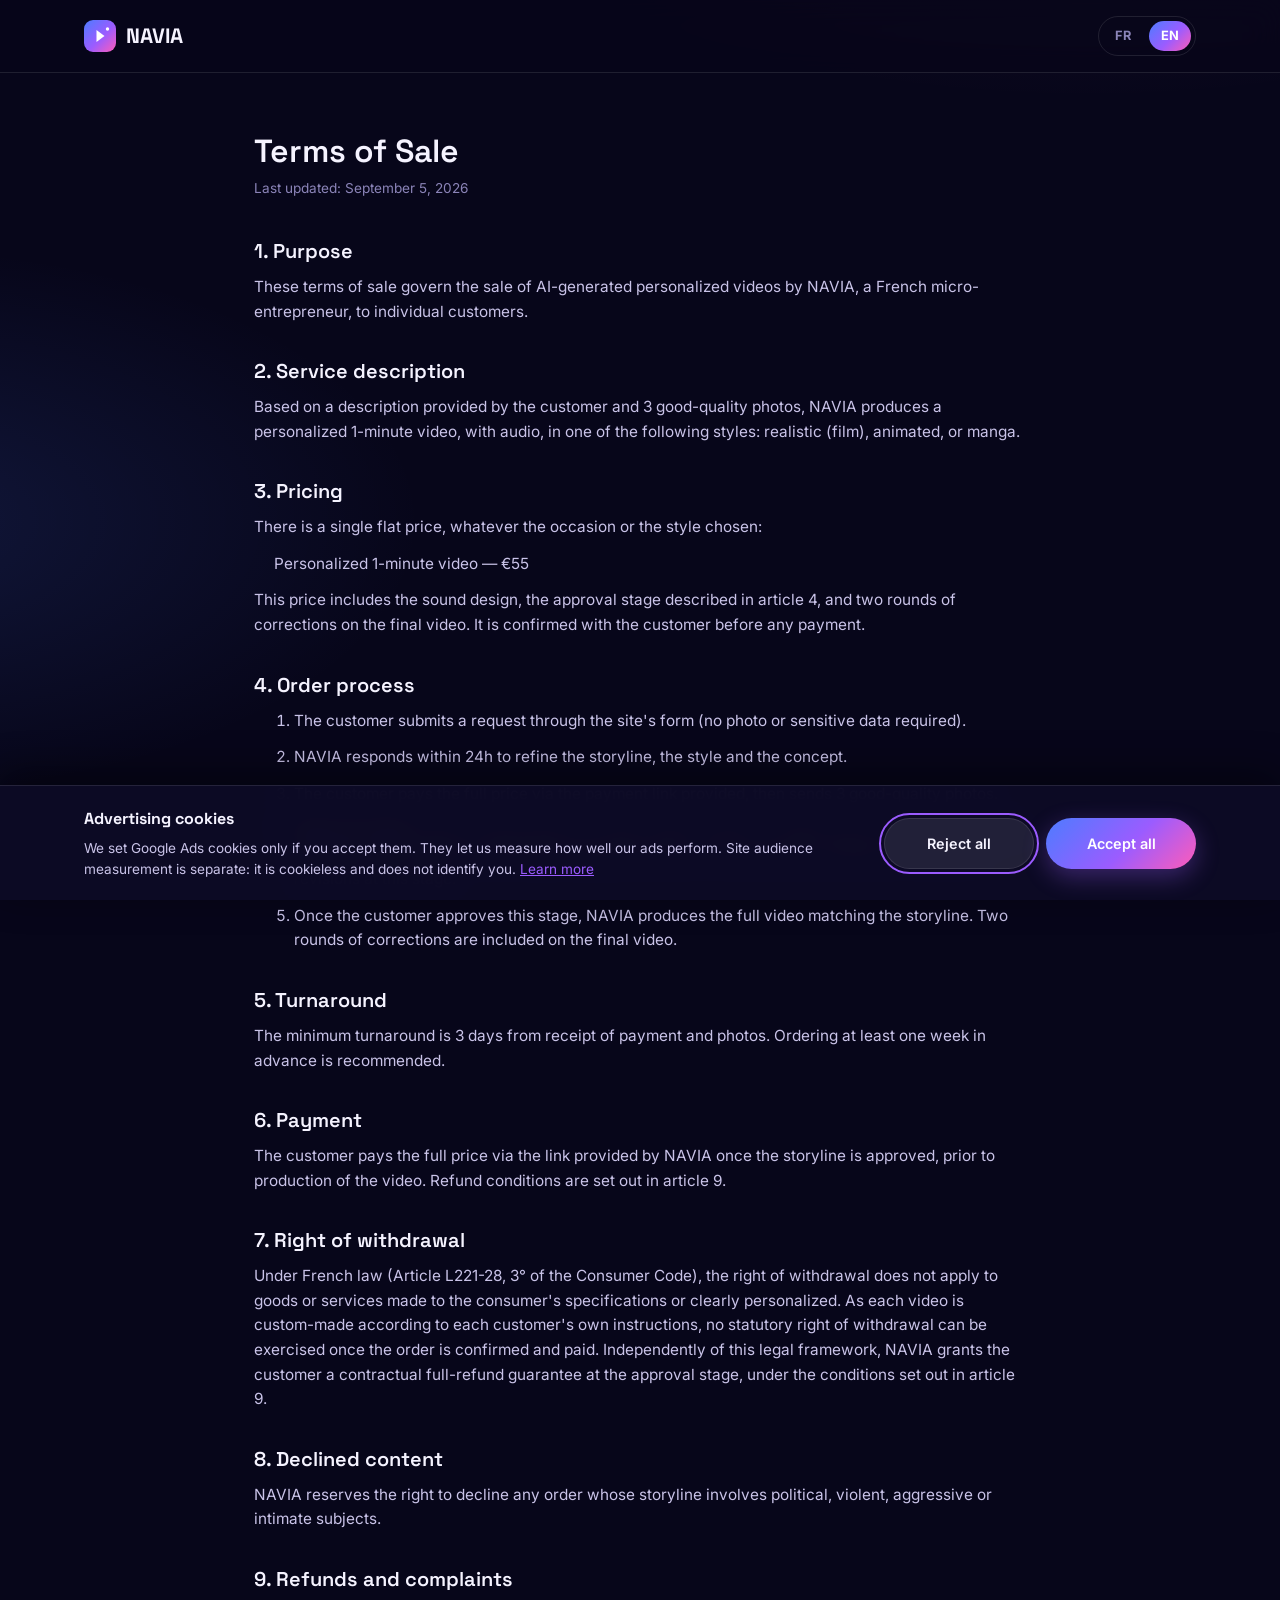
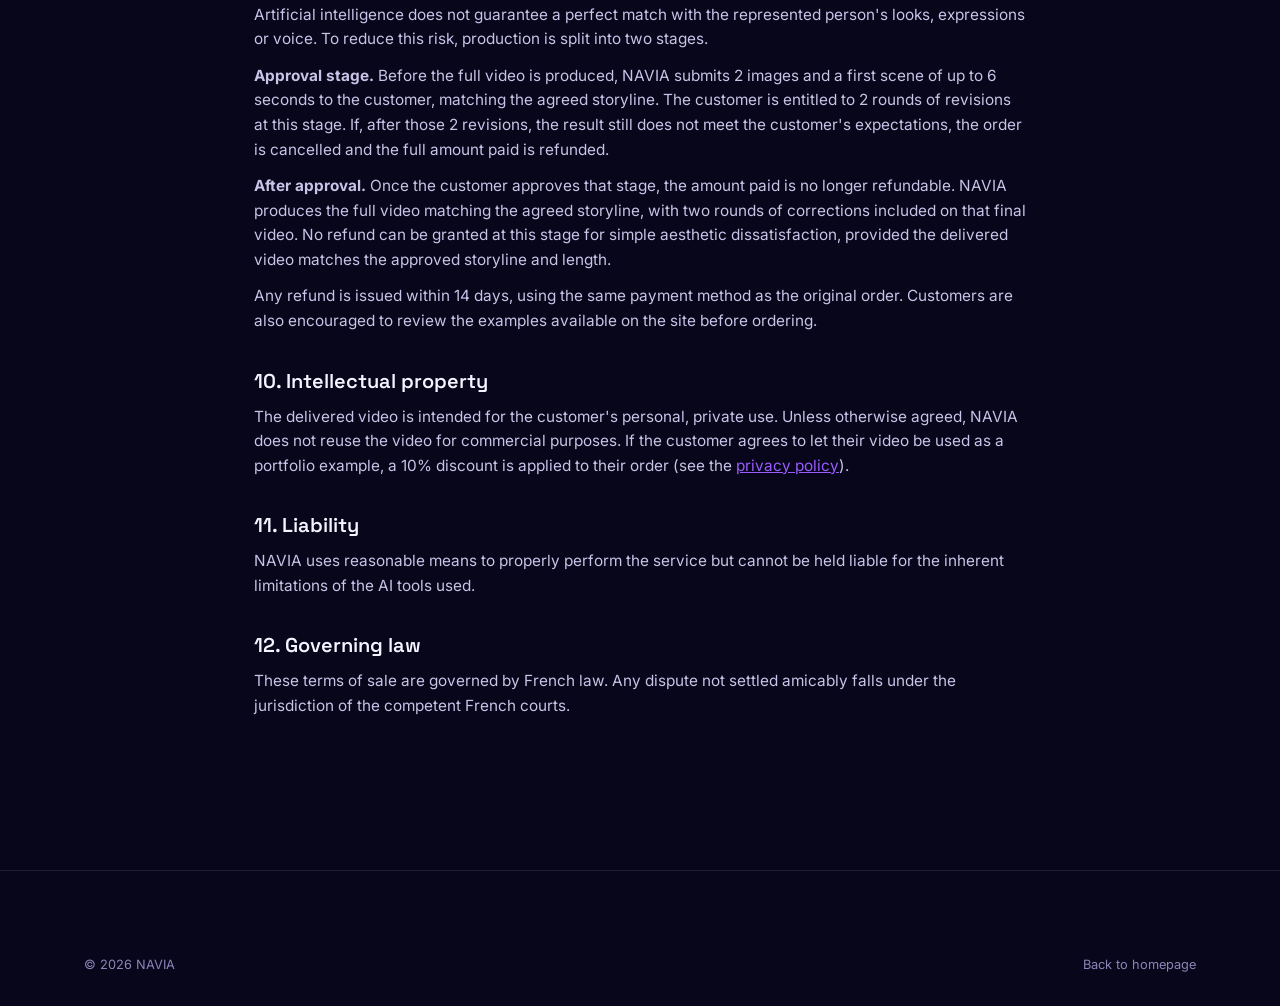
<file: en/terms-of-sale.html>
<!DOCTYPE html>
<html lang="en">
<head>
<meta charset="UTF-8">
<meta name="viewport" content="width=device-width, initial-scale=1.0">
<!-- Google tag (gtag.js) — Consent Mode v2 : publicité refusée par défaut -->
<script>
  window.dataLayer = window.dataLayer || [];
  function gtag(){dataLayer.push(arguments);}
  gtag('consent', 'default', {
    ad_storage: 'denied',
    ad_user_data: 'denied',
    ad_personalization: 'denied',
    analytics_storage: 'denied',
    functionality_storage: 'granted',
    security_storage: 'granted',
    wait_for_update: 500
  });
  /* visiteur revenu qui a déjà accepté (choix conservé 6 mois) : mise à jour
     immédiate, avant config, pour ne pas perdre l'attribution de la 1re page */
  try {
    var c = JSON.parse(localStorage.getItem('navia-consent') || 'null');
    if (c && c.ads === true && c.expires > Date.now()) {
      gtag('consent', 'update', {
        ad_storage: 'granted',
        ad_user_data: 'granted',
        ad_personalization: 'granted'
      });
    }
  } catch (e) {}
  gtag('set', 'ads_data_redaction', true);
  gtag('set', 'url_passthrough', true);
  gtag('js', new Date());
  gtag('config', 'AW-18443303177');
</script>
<script async src="https://www.googletagmanager.com/gtag/js?id=AW-18443303177"></script>
<title>Terms of Sale — NAVIA</title>
<meta name="description" content="NAVIA terms of sale: ordering process, €55 flat rate, delivery times, included revisions and refund conditions.">
<link rel="canonical" href="https://navia-production.com/en/terms-of-sale.html">
<link rel="alternate" hreflang="fr" href="https://navia-production.com/cgv.html">
<link rel="alternate" hreflang="en" href="https://navia-production.com/en/terms-of-sale.html">
<link rel="alternate" hreflang="x-default" href="https://navia-production.com/cgv.html">
<meta property="og:type" content="website">
<meta property="og:site_name" content="NAVIA">
<meta property="og:locale" content="en_GB">
<meta property="og:url" content="https://navia-production.com/en/terms-of-sale.html">
<meta property="og:title" content="Terms of Sale — NAVIA">
<meta property="og:description" content="NAVIA terms of sale: ordering, pricing, turnaround, revisions and refunds.">
<meta property="og:image" content="https://navia-production.com/assets/portfolio/exemple-01-photo.jpg">
<meta name="twitter:card" content="summary_large_image">
<meta name="twitter:title" content="Terms of Sale — NAVIA">
<meta name="twitter:description" content="NAVIA terms of sale: ordering, pricing, turnaround, revisions and refunds.">
<meta name="twitter:image" content="https://navia-production.com/assets/portfolio/exemple-01-photo.jpg">
<link rel="icon" href="../assets/logo.svg" type="image/svg+xml">
<link rel="stylesheet" href="../css/style.css">

<!-- Umami — cookieless audience measurement -->
<script defer src="https://cloud.umami.is/script.js" data-website-id="39aab16a-fd2b-48a6-bdbc-fcffa16c4f5c" data-domains="navia-production.com"></script>
<script defer src="../js/consent.js"></script>
<script defer src="../js/analytics.js"></script>
</head>
<body>
<header>
  <nav class="nav">
    <a href="/en/" class="logo"><img src="../assets/logo.svg" alt="NAVIA"> NAVIA</a>
    <div class="nav-right"><div class="lang-switch"><a href="/cgv.html">FR</a><a href="/en/terms-of-sale.html" class="active">EN</a></div></div>
  </nav>
</header>
<main class="legal-page">
  <div class="container">
    <h1>Terms of Sale</h1>
    <p class="updated">Last updated: September 5, 2026</p>

    <h2>1. Purpose</h2>
    <p>These terms of sale govern the sale of AI-generated personalized videos by NAVIA, a French micro-entrepreneur, to individual customers.</p>

    <h2>2. Service description</h2>
    <p>Based on a description provided by the customer and 3 good-quality photos, NAVIA produces a personalized 1-minute video, with audio, in one of the following styles: realistic (film), animated, or manga.</p>

    <h2>3. Pricing</h2>
    <p>There is a single flat price, whatever the occasion or the style chosen:</p>
    <ul>
      <li>Personalized 1-minute video — €55</li>
    </ul>
    <p>This price includes the sound design, the approval stage described in article 4, and two rounds of corrections on the final video. It is confirmed with the customer before any payment.</p>

    <h2>4. Order process</h2>
    <ol style="margin-left:20px">
      <li>The customer submits a request through the site's form (no photo or sensitive data required).</li>
      <li>NAVIA responds within 24h to refine the storyline, the style and the concept.</li>
      <li>The customer pays the full price via the payment link provided, then sends 3 good-quality photos.</li>
      <li><strong>Approval stage:</strong> before producing the full video, NAVIA submits 2 images and a first scene of up to 6 seconds to the customer, matching the agreed storyline. The customer is entitled to 2 rounds of revisions at this stage.</li>
      <li>Once the customer approves this stage, NAVIA produces the full video matching the storyline. Two rounds of corrections are included on the final video.</li>
    </ol>

    <h2>5. Turnaround</h2>
    <p>The minimum turnaround is 3 days from receipt of payment and photos. Ordering at least one week in advance is recommended.</p>

    <h2>6. Payment</h2>
    <p>The customer pays the full price via the link provided by NAVIA once the storyline is approved, prior to production of the video. Refund conditions are set out in article 9.</p>

    <h2>7. Right of withdrawal</h2>
    <p>Under French law (Article L221-28, 3° of the Consumer Code), the right of withdrawal does not apply to goods or services made to the consumer's specifications or clearly personalized. As each video is custom-made according to each customer's own instructions, no statutory right of withdrawal can be exercised once the order is confirmed and paid. Independently of this legal framework, NAVIA grants the customer a contractual full-refund guarantee at the approval stage, under the conditions set out in article 9.</p>

    <h2>8. Declined content</h2>
    <p>NAVIA reserves the right to decline any order whose storyline involves political, violent, aggressive or intimate subjects.</p>

    <h2>9. Refunds and complaints</h2>
    <p>Artificial intelligence does not guarantee a perfect match with the represented person's looks, expressions or voice. To reduce this risk, production is split into two stages.</p>
    <p><strong>Approval stage.</strong> Before the full video is produced, NAVIA submits 2 images and a first scene of up to 6 seconds to the customer, matching the agreed storyline. The customer is entitled to 2 rounds of revisions at this stage. If, after those 2 revisions, the result still does not meet the customer's expectations, the order is cancelled and the full amount paid is refunded.</p>
    <p><strong>After approval.</strong> Once the customer approves that stage, the amount paid is no longer refundable. NAVIA produces the full video matching the agreed storyline, with two rounds of corrections included on that final video. No refund can be granted at this stage for simple aesthetic dissatisfaction, provided the delivered video matches the approved storyline and length.</p>
    <p>Any refund is issued within 14 days, using the same payment method as the original order. Customers are also encouraged to review the examples available on the site before ordering.</p>

    <h2>10. Intellectual property</h2>
    <p>The delivered video is intended for the customer's personal, private use. Unless otherwise agreed, NAVIA does not reuse the video for commercial purposes. If the customer agrees to let their video be used as a portfolio example, a 10% discount is applied to their order (see the <a href="/en/privacy-policy.html">privacy policy</a>).</p>

    <h2>11. Liability</h2>
    <p>NAVIA uses reasonable means to properly perform the service but cannot be held liable for the inherent limitations of the AI tools used.</p>

    <h2>12. Governing law</h2>
    <p>These terms of sale are governed by French law. Any dispute not settled amicably falls under the jurisdiction of the competent French courts.</p>
  </div>
</main>
<footer>
  <div class="container footer-bottom" style="border-top:none">
    <span>© 2026 NAVIA</span>
    <span><a href="/en/">Back to homepage</a></span>
  </div>
</footer>
</body>
</html>
</file>
<file: css/style.css>
/* ============================================================
   NAVIA — design system
   ============================================================ */

@import url('https://fonts.googleapis.com/css2?family=Space+Grotesk:wght@500;600;700&family=Inter:wght@400;500;600;700&display=swap');

:root{
  --bg-0:#07061a;
  --bg-1:#0d0b26;
  --bg-2:#151234;
  --surface:rgba(255,255,255,.05);
  --surface-strong:rgba(255,255,255,.09);
  --border:rgba(255,255,255,.1);
  --text-0:#f5f3ff;
  --text-1:#c9c3e8;
  --text-2:#8b84b8;

  --blue:#4d7cff;
  --violet:#9b5cff;
  --pink:#ff5cb8;

  --gradient-1:linear-gradient(135deg,var(--blue) 0%,var(--violet) 55%,var(--pink) 100%);
  --gradient-soft:linear-gradient(135deg,rgba(77,124,255,.16) 0%,rgba(155,92,255,.16) 55%,rgba(255,92,184,.16) 100%);
  --gradient-text:linear-gradient(90deg,#7fa2ff,#b98bff,#ff8ecb);

  --glow-violet:0 0 60px rgba(155,92,255,.28);
  --glow-pink:0 0 50px rgba(255,92,184,.22);

  --radius-lg:22px;
  --radius:16px;
  --radius-sm:10px;

  --font-head:'Space Grotesk',sans-serif;
  --font-body:'Inter',sans-serif;

  --container:1160px;
}

*,*::before,*::after{box-sizing:border-box;margin:0;padding:0}
html{scroll-behavior:smooth}
body{
  background:
    radial-gradient(1200px 600px at 85% -10%, rgba(255,92,184,.12), transparent 60%),
    radial-gradient(1000px 500px at -10% 20%, rgba(77,124,255,.14), transparent 55%),
    var(--bg-0);
  color:var(--text-1);
  font-family:var(--font-body);
  line-height:1.6;
  overflow-x:hidden;
  min-height:100vh;
}
img,video{max-width:100%;display:block}
a{color:inherit;text-decoration:none}
ul{list-style:none}
button{font:inherit;cursor:pointer;border:none;background:none;color:inherit}
h1,h2,h3,h4{font-family:var(--font-head);color:var(--text-0);line-height:1.15;font-weight:600}
.container{max-width:var(--container);margin:0 auto;padding:0 24px}
section{padding:96px 0}
@media(max-width:768px){section{padding:64px 0}}

.eyebrow{
  display:inline-flex;align-items:center;gap:8px;
  font-size:.78rem;letter-spacing:.08em;text-transform:uppercase;
  color:var(--text-2);font-weight:600;margin-bottom:14px;
}
.eyebrow::before{content:"";width:8px;height:8px;border-radius:50%;background:var(--gradient-1);box-shadow:0 0 12px var(--pink)}

.gradient-text{
  background:var(--gradient-text);
  -webkit-background-clip:text;background-clip:text;color:transparent;
}

.section-head{max-width:640px;margin:0 auto 52px;text-align:center}
.section-head h2{font-size:clamp(1.8rem,3.4vw,2.6rem);margin-bottom:14px}
.section-head p{color:var(--text-1);font-size:1.05rem}

/* ---------- buttons ---------- */
.btn{
  display:inline-flex;align-items:center;justify-content:center;gap:8px;
  padding:14px 28px;border-radius:999px;font-weight:600;font-size:.95rem;
  transition:transform .2s ease, box-shadow .2s ease, opacity .2s ease;
  white-space:nowrap;
}
.btn-primary{
  background:var(--gradient-1);color:#fff;
  box-shadow:0 8px 30px rgba(155,92,255,.35);
}
.btn-primary:hover{transform:translateY(-2px);box-shadow:0 12px 36px rgba(255,92,184,.4)}
.btn-ghost{
  background:var(--surface);border:1px solid var(--border);color:var(--text-0);
}
.btn-ghost:hover{background:var(--surface-strong);border-color:rgba(255,255,255,.2)}
.btn-block{width:100%}
.btn[disabled]{opacity:.4;cursor:not-allowed;transform:none}

/* ---------- header ---------- */
header{
  position:sticky;top:0;z-index:100;
  background:rgba(7,6,26,.72);
  backdrop-filter:blur(14px);
  border-bottom:1px solid var(--border);
}
.nav{display:flex;align-items:center;justify-content:space-between;padding:16px 24px;max-width:var(--container);margin:0 auto}
.logo{display:flex;align-items:center;gap:10px;font-family:var(--font-head);font-size:1.3rem;font-weight:700;color:var(--text-0)}
.logo img{height:32px;width:32px}
.nav-links{display:flex;align-items:center;gap:30px;font-size:.92rem;font-weight:500}
.nav-links a{color:var(--text-1);transition:color .2s}
.nav-links a:hover{color:var(--text-0)}
.nav-right{display:flex;align-items:center;gap:16px}
.lang-switch{display:flex;gap:6px;border:1px solid var(--border);border-radius:999px;padding:4px}
.lang-switch a{padding:5px 12px;border-radius:999px;font-size:.8rem;font-weight:700;color:var(--text-2)}
.lang-switch a.active{background:var(--gradient-1);color:#fff}
.nav-toggle{display:none;background:none;border:none;color:var(--text-0);font-size:1.6rem}
@media(max-width:900px){
  .nav-links{position:fixed;top:70px;left:0;right:0;background:var(--bg-1);border-bottom:1px solid var(--border);flex-direction:column;padding:24px;gap:18px;transform:translateY(-140%);transition:transform .25s ease;z-index:99}
  .nav-links.open{transform:translateY(0)}
  .nav-toggle{display:block}
  .nav-cta{display:none}
}

/* ---------- hero ---------- */
.hero{padding:88px 0 60px;position:relative}
.hero-grid{display:grid;grid-template-columns:1.1fr .9fr;gap:56px;align-items:center}
@media(max-width:900px){.hero-grid{grid-template-columns:1fr}}
.hero h1{font-size:clamp(2.2rem,5vw,3.6rem);margin-bottom:20px}
.hero p.lead{font-size:1.12rem;color:var(--text-1);margin-bottom:32px;max-width:520px}
.hero-actions{display:flex;gap:14px;flex-wrap:wrap;margin-bottom:36px}
.hero-stats{display:flex;gap:36px;flex-wrap:wrap}
.hero-stats div strong{display:block;font-family:var(--font-head);font-size:1.5rem;color:var(--text-0)}
.hero-stats div span{font-size:.82rem;color:var(--text-2)}
.hero-media{position:relative;border-radius:var(--radius-lg);overflow:hidden;border:1px solid var(--border);box-shadow:var(--glow-violet)}
.hero-media video,.hero-media img{width:100%;height:100%;object-fit:cover;aspect-ratio:9/12}
.hero-media::after{content:"";position:absolute;inset:0;background:linear-gradient(180deg,transparent 50%,rgba(7,6,26,.7));pointer-events:none}
.badge-float{
  position:absolute;bottom:18px;left:18px;right:18px;z-index:2;
  background:rgba(13,11,38,.75);backdrop-filter:blur(8px);
  border:1px solid var(--border);border-radius:var(--radius-sm);
  padding:12px 16px;font-size:.78rem;line-height:1.4;color:var(--text-0);
  /* le texte tient sur deux ou trois lignes : l'icône reste calée sur la première */
  display:flex;align-items:flex-start;gap:10px;
}
.badge-float .badge-icon{flex:none;line-height:1.4}
@media(max-width:768px){
  .badge-float{bottom:12px;left:12px;right:12px;padding:10px 12px;font-size:.72rem;gap:8px}
}

/* ---------- cards / grid ---------- */
.grid{display:grid;gap:24px}
.grid-3{grid-template-columns:repeat(3,1fr)}
.grid-4{grid-template-columns:repeat(4,1fr)}
.grid-2{grid-template-columns:repeat(2,1fr)}
.grid-5{grid-template-columns:repeat(5,1fr)}
@media(max-width:900px){.grid-3,.grid-4{grid-template-columns:repeat(2,1fr)}.grid-5{grid-template-columns:repeat(3,1fr)}}
@media(max-width:600px){.grid-2,.grid-3,.grid-4{grid-template-columns:1fr}.grid-5{grid-template-columns:repeat(2,1fr)}}

.card{
  background:var(--surface);border:1px solid var(--border);border-radius:var(--radius);
  padding:28px;transition:transform .2s ease, border-color .2s ease, background .2s ease;
}
.card:hover{transform:translateY(-4px);border-color:rgba(255,255,255,.22);background:var(--surface-strong)}
.card .icon{
  width:46px;height:46px;border-radius:12px;display:flex;align-items:center;justify-content:center;
  background:var(--gradient-soft);margin-bottom:16px;font-size:1.3rem;
}
.card h3{font-size:1.08rem;margin-bottom:8px}
.card p{font-size:.92rem;color:var(--text-1)}

.card-compact{padding:18px 14px}
.card-compact .icon{width:38px;height:38px;font-size:1.1rem;margin-bottom:10px}
.card-compact h3{font-size:.92rem;margin-bottom:0}

.card-tight{padding:22px}
.card-tight .icon{width:40px;height:40px;font-size:1.15rem;margin-bottom:12px}
.card-tight h3{font-size:1rem}
.card-tight p{font-size:.88rem}

.step-card{position:relative;padding-top:44px}
.step-card .num{
  position:absolute;top:-18px;left:24px;width:36px;height:36px;border-radius:10px;
  background:var(--gradient-1);color:#fff;display:flex;align-items:center;justify-content:center;
  font-family:var(--font-head);font-weight:700;box-shadow:0 6px 18px rgba(155,92,255,.4);
}

/* ---------- style / occasion tiles ---------- */
.tile{
  background:var(--surface);border:1px solid var(--border);border-radius:var(--radius);
  overflow:hidden;text-align:center;
}
.tile .tile-media{aspect-ratio:4/3;background:var(--gradient-soft);display:flex;align-items:center;justify-content:center;font-size:2rem;overflow:hidden}
.tile .tile-media img{width:100%;height:100%;object-fit:cover;display:block}
.tile .tile-body{padding:18px}
.tile h3{font-size:1rem}

/* ---------- portfolio ---------- */
.section-note{text-align:center;font-size:.85rem;color:var(--text-2);margin:-28px 0 32px}
.section-note-end{margin:28px 0 0}

/* two vertical examples side by side, then one wide example below */
.pf-row{display:grid;grid-template-columns:repeat(2,1fr);gap:24px;margin-bottom:24px}
@media(max-width:900px){.pf-row{grid-template-columns:1fr}}

.pf-card{
  display:grid;gap:22px;align-items:start;
  background:var(--surface);border:1px solid var(--border);border-radius:var(--radius-lg);
  padding:22px;transition:transform .2s ease,border-color .2s ease,background .2s ease;
}
.pf-card:hover{transform:translateY(-4px);border-color:rgba(255,255,255,.22);background:var(--surface-strong)}
/* vertical examples: narrow 9:16 thumbnail beside the text, on every screen */
.pf-card-v{grid-template-columns:150px 1fr}
/* wide example: 16:9 thumbnail beside the text, stacked on small screens */
.pf-card-h{grid-template-columns:1.1fr 1fr}
@media(max-width:800px){.pf-card-h{grid-template-columns:1fr}}
/* on phones the text gets the full width, the 9:16 preview sits above it */
@media(max-width:560px){
  .pf-card,.pf-card-v,.pf-card-h{grid-template-columns:1fr;padding:16px;gap:16px}
  .pf-media.ratio-v{width:150px}
}

/* clickable preview */
.pf-media{
  position:relative;display:block;width:100%;padding:0;overflow:hidden;
  border-radius:var(--radius);border:1px solid var(--border);
  background:var(--gradient-soft);cursor:pointer;
}
.pf-media.ratio-v{aspect-ratio:9/16}
.pf-media.ratio-h{aspect-ratio:16/9}
.pf-media video,.pf-media img{width:100%;height:100%;object-fit:cover;pointer-events:none}
.pf-media::after{content:"";position:absolute;inset:0;background:linear-gradient(180deg,rgba(7,6,26,.05),rgba(7,6,26,.45));transition:opacity .2s}
.pf-media:hover::after{opacity:.6}
.pf-media:focus-visible{outline:2px solid var(--violet);outline-offset:3px}
.pf-play{
  position:absolute;top:50%;left:50%;transform:translate(-50%,-50%);z-index:2;
  width:52px;height:52px;border-radius:50%;background:var(--gradient-1);
  box-shadow:0 8px 24px rgba(155,92,255,.5);transition:transform .2s ease;
}
.pf-play::before{
  content:"";position:absolute;top:50%;left:54%;transform:translate(-50%,-50%);
  border-style:solid;border-width:9px 0 9px 15px;border-color:transparent transparent transparent #fff;
}
.pf-media:hover .pf-play{transform:translate(-50%,-50%) scale(1.08)}
.pf-ratio{
  position:absolute;top:10px;left:10px;z-index:2;
  background:rgba(7,6,26,.72);backdrop-filter:blur(6px);border:1px solid var(--border);
  border-radius:999px;padding:3px 10px;font-size:.68rem;font-weight:700;letter-spacing:.06em;color:var(--text-0);
}

.pf-body h3{font-size:1.08rem;margin-bottom:12px}
.pf-body p{font-size:.9rem;color:var(--text-1);margin-bottom:16px}
.pf-tags{margin-bottom:10px}

/* labelled case sheet */
.pf-meta{display:grid;gap:10px;margin-bottom:16px}
.pf-meta dt{font-size:.68rem;font-weight:700;letter-spacing:.08em;text-transform:uppercase;color:var(--text-2);margin-bottom:3px}
.pf-meta dd{font-size:.86rem;color:var(--text-1);line-height:1.5}

/* source photo thumbnail */
.pf-source{
  display:inline-flex;align-items:center;gap:10px;padding:6px 14px 6px 6px;
  border:1px solid var(--border);border-radius:999px;background:var(--surface);
  cursor:pointer;transition:.2s;font-size:.78rem;color:var(--text-1);text-align:left;
}
.pf-source:hover{background:var(--surface-strong);border-color:var(--violet);color:var(--text-0)}
.pf-source:focus-visible{outline:2px solid var(--violet);outline-offset:3px}
.pf-source img{width:40px;height:40px;border-radius:50%;object-fit:cover;background:var(--gradient-soft);flex-shrink:0}

/* ---------- lightbox ---------- */
.lightbox{
  position:fixed;inset:0;z-index:300;display:none;
  align-items:center;justify-content:center;padding:32px 20px;
  background:rgba(4,3,15,.9);backdrop-filter:blur(10px);
}
.lightbox.open{display:flex;animation:fadein .2s ease}
.lightbox-inner{width:100%;max-width:min(1100px,100%);max-height:100%;display:flex;align-items:center;justify-content:center}
.lightbox-inner video,.lightbox-inner img{
  max-width:100%;max-height:calc(100vh - 96px);width:auto;height:auto;
  border-radius:var(--radius);border:1px solid var(--border);box-shadow:var(--glow-violet);
}
/* lecteur YouTube : la largeur est bornée à la fois par la hauteur
   de la fenêtre et par la largeur disponible, la hauteur suit le ratio */
.lightbox-inner .yt-wrap{
  aspect-ratio:9/16;
  width:min(calc((100vh - 96px) * 9 / 16), 100%);
  background:#000;overflow:hidden;
  border-radius:var(--radius);border:1px solid var(--border);box-shadow:var(--glow-violet);
}
.lightbox-inner .yt-wrap.ratio-h{
  aspect-ratio:16/9;
  width:min(calc((100vh - 96px) * 16 / 9), 100%);
}
.lightbox-inner .yt-wrap iframe{width:100%;height:100%;border:0;display:block}
.lightbox-close{
  position:absolute;top:16px;right:20px;z-index:2;
  width:44px;height:44px;border-radius:50%;font-size:1.8rem;line-height:1;
  background:var(--surface);border:1px solid var(--border);color:var(--text-0);
}
.lightbox-close:hover{background:var(--surface-strong)}
body.no-scroll{overflow:hidden}

.tag{display:inline-block;font-size:.72rem;font-weight:700;letter-spacing:.05em;text-transform:uppercase;
  padding:4px 10px;border-radius:999px;background:var(--gradient-soft);color:var(--text-0);margin-right:6px;margin-bottom:10px}

/* ---------- testimonials ---------- */
.testimonial{background:var(--surface);border:1px solid var(--border);border-radius:var(--radius);padding:26px}
.testimonial p{font-style:italic;color:var(--text-0);margin-bottom:16px}
.testimonial .who{display:flex;align-items:center;gap:10px;font-size:.85rem;color:var(--text-2)}
.testimonial .who .dot{width:34px;height:34px;border-radius:50%;background:var(--gradient-1)}
.placeholder-note{font-size:.75rem;color:var(--text-2);opacity:.7;margin-top:8px}

/* ---------- pricing calculator ---------- */
.calc{background:var(--surface);border:1px solid var(--border);border-radius:var(--radius-lg);padding:36px;display:grid;grid-template-columns:1fr auto;gap:32px;align-items:center}
@media(max-width:700px){.calc{grid-template-columns:1fr;text-align:center}}
.calc-options{display:flex;gap:12px;flex-wrap:wrap}
.calc-options label{
  border:1px solid var(--border);border-radius:var(--radius-sm);padding:12px 18px;cursor:pointer;
  font-size:.88rem;transition:.2s;
}
.calc-options input{display:none}
.calc-options input:checked + span{color:#fff}
.calc-options label:has(input:checked){background:var(--gradient-1);border-color:transparent;box-shadow:0 6px 20px rgba(155,92,255,.35)}
.calc-price{text-align:center}
.calc-points{display:grid;gap:6px;font-size:.9rem;color:var(--text-1)}
.calc-points li{display:flex;align-items:center;gap:8px}
.calc-points li::before{content:"";width:6px;height:6px;border-radius:50%;background:var(--gradient-1);flex-shrink:0}
@media(max-width:700px){.calc-points li{justify-content:center}}
.calc-price strong{font-family:var(--font-head);font-size:2.6rem;color:var(--text-0);display:block}
.calc-price span{color:var(--text-2);font-size:.85rem}

/* ---------- FAQ ---------- */
.faq-item{border-bottom:1px solid var(--border)}
.faq-q{width:100%;display:flex;justify-content:space-between;align-items:center;padding:20px 4px;text-align:left;font-weight:600;color:var(--text-0);font-size:1rem}
.faq-q .plus{font-size:1.4rem;color:var(--violet);transition:transform .25s}
.faq-item.open .plus{transform:rotate(45deg)}
.faq-a{max-height:0;overflow:hidden;transition:max-height .3s ease;font-size:.92rem;color:var(--text-1)}
.faq-a p{padding:0 4px 20px}
.faq-a p:not(:last-child){padding-bottom:12px}

/* ---------- form ---------- */
.form-shell{background:var(--surface);border:1px solid var(--border);border-radius:var(--radius-lg);padding:40px}
@media(max-width:600px){.form-shell{padding:24px}}
.progress-track{height:6px;border-radius:999px;background:var(--surface-strong);margin-bottom:36px;overflow:hidden}
.progress-fill{height:100%;background:var(--gradient-1);width:16.6%;transition:width .3s ease}
.progress-labels{display:flex;justify-content:space-between;font-size:.72rem;color:var(--text-2);margin-bottom:8px}

fieldset{border:none}
.field{margin-bottom:22px}
.field label.field-label{display:block;font-size:.9rem;font-weight:600;color:var(--text-0);margin-bottom:10px}
.field .hint{font-size:.78rem;color:var(--text-2);margin-top:6px}
input[type=text],input[type=email],input[type=tel],input[type=number],textarea,select{
  width:100%;background:var(--bg-1);border:1px solid var(--border);border-radius:var(--radius-sm);
  padding:13px 14px;color:var(--text-0);font-family:var(--font-body);font-size:.95rem;
}
textarea{min-height:96px;resize:vertical}
input:focus,textarea:focus,select:focus{outline:none;border-color:var(--violet);box-shadow:0 0 0 3px rgba(155,92,255,.2)}

.choice-grid{display:grid;grid-template-columns:repeat(auto-fit,minmax(150px,1fr));gap:12px}
.choice{
  position:relative;border:1px solid var(--border);border-radius:var(--radius-sm);
  padding:14px 16px;cursor:pointer;font-size:.9rem;display:flex;align-items:center;gap:10px;
  transition:.2s;
}
.choice input{position:absolute;opacity:0}
.choice:has(input:checked){background:var(--gradient-soft);border-color:var(--violet)}
.choice .box{width:16px;height:16px;border:1.5px solid var(--text-2);flex-shrink:0}
.choice input[type=radio] + .box{border-radius:50%}
.choice input[type=checkbox] + .box{border-radius:4px}
.choice:has(input:checked) .box{background:var(--gradient-1);border-color:transparent}

.choice-grid-wide{grid-template-columns:1fr}
.choice-grid-wide .choice{align-items:flex-start}
.choice-grid-wide .box{margin-top:3px}
.choice em{display:block;font-style:normal;font-size:.8rem;color:var(--text-2);margin-top:3px;line-height:1.45}

.price-note{
  display:flex;flex-direction:column;gap:4px;margin-bottom:22px;
  background:var(--gradient-soft);border:1px solid var(--border);border-radius:var(--radius);padding:18px 20px;
}
.price-note strong{font-family:var(--font-head);font-size:1.15rem;color:var(--text-0)}
.price-note span{font-size:.85rem;color:var(--text-1)}

.step{display:none}
.step.active{display:block;animation:fadein .35s ease}
@keyframes fadein{from{opacity:0;transform:translateY(6px)}to{opacity:1;transform:translateY(0)}}

.form-nav{display:none;justify-content:space-between;margin-top:32px;gap:12px}
.honeypot{position:absolute;left:-9999px;opacity:0;height:0;width:0}
.form-success{display:none;text-align:center;padding:40px 20px}
.form-success.active{display:block}
.form-success .icon-big{font-size:3rem;margin-bottom:16px}

/* ---------- footer ---------- */
footer{border-top:1px solid var(--border);padding:60px 0 30px;margin-top:40px}
/* marge basse : le bouton WhatsApp flottant ne doit rien recouvrir en bas de page */
body:has(.wa-float) footer{padding-bottom:96px}
.footer-grid{display:grid;grid-template-columns:1.4fr 1fr 1fr;gap:40px;margin-bottom:40px}
@media(max-width:700px){.footer-grid{grid-template-columns:1fr;gap:32px}}
.footer-grid h4{color:var(--text-0);font-size:.85rem;text-transform:uppercase;letter-spacing:.06em;margin-bottom:16px}
.footer-grid ul li{margin-bottom:10px;font-size:.9rem}
.footer-grid ul li a:hover{color:var(--text-0)}
.social-row{display:flex;gap:12px;margin-top:16px}
.social-row a{
  width:40px;height:40px;border-radius:50%;border:1px solid var(--border);display:flex;align-items:center;justify-content:center;
  transition:.2s;font-size:1.05rem;
}
.social-row a svg{width:18px;height:18px;display:block}
.social-row a:hover{background:var(--gradient-1);border-color:transparent}
.footer-bottom{display:flex;justify-content:space-between;flex-wrap:wrap;gap:12px;font-size:.8rem;color:var(--text-2);border-top:1px solid var(--border);padding-top:24px}

/* ---------- legal pages ---------- */
.legal-page{padding:60px 0 100px}
.legal-page .container{max-width:820px}
.legal-page h1{font-size:2rem;margin-bottom:8px}
.legal-page .updated{color:var(--text-2);font-size:.85rem;margin-bottom:40px}
.legal-page h2{font-size:1.25rem;margin:36px 0 12px}
.legal-page h3{font-size:1rem;margin:24px 0 10px;color:var(--text-0)}
.legal-page p,.legal-page li{color:var(--text-1);font-size:.96rem;margin-bottom:12px}
.legal-page li{margin-left:20px}
.legal-page a{color:var(--violet);text-decoration:underline}
/* buttons must keep their own colour: .legal-page a outranks .btn-primary */
.legal-page a.btn{text-decoration:none;font-weight:600}
.legal-page a.btn-primary{color:#fff}
.legal-page a.btn-ghost{color:var(--text-0)}

/* comparison tables inside articles */
.legal-page table{width:100%;border-collapse:collapse;margin:20px 0;font-size:.94rem}
.legal-page th,.legal-page td{padding:10px 14px;border:1px solid var(--border);text-align:left;vertical-align:top}
.legal-page thead th{background:var(--bg-2);color:var(--text-0);font-weight:600}
.legal-page tbody td:first-child{color:var(--text-0);font-weight:500}
.legal-page ol{margin-bottom:12px}
.legal-page ol li{margin-left:20px;color:var(--text-1);font-size:.96rem;margin-bottom:12px}
.legal-page .card h2 a{text-decoration:none}
.legal-page .card h2 a:hover{text-decoration:underline}

/* ---------- whatsapp float ---------- */
.wa-float{
  position:fixed;bottom:22px;right:22px;z-index:200;
  width:58px;height:58px;border-radius:50%;background:var(--gradient-1);
  display:flex;align-items:center;justify-content:center;font-size:1.6rem;color:#fff;
  box-shadow:0 10px 30px rgba(155,92,255,.5);
}

/* ---------- cookie consent banner ---------- */
.cookie-banner{
  position:fixed;left:0;right:0;bottom:0;z-index:400;
  background:rgba(13,11,38,.97);
  backdrop-filter:blur(14px);
  border-top:1px solid var(--border);
  box-shadow:0 -10px 40px rgba(0,0,0,.45);
  animation:cookie-in .25s ease-out;
}
@keyframes cookie-in{from{transform:translateY(100%)}to{transform:translateY(0)}}
@media(prefers-reduced-motion:reduce){.cookie-banner{animation:none}}
.cookie-inner{
  max-width:var(--container);margin:0 auto;padding:20px 24px;
  display:flex;align-items:center;gap:28px;flex-wrap:wrap;
}
.cookie-text{flex:1 1 380px;min-width:0}
.cookie-text strong{display:block;color:var(--text-0);font-family:var(--font-head);font-size:1rem;margin-bottom:6px}
.cookie-text p{color:var(--text-1);font-size:.85rem;line-height:1.55}
.cookie-text a{color:var(--violet);text-decoration:underline}
/* les deux boutons ont strictement la même taille : refuser doit être
   aussi simple qu'accepter (exigence CNIL) */
.cookie-actions{display:flex;gap:12px;flex-wrap:wrap}
.cookie-btn{
  flex:1 1 auto;min-width:150px;
  padding:13px 26px;border-radius:999px;
  font-weight:600;font-size:.9rem;text-align:center;
  transition:transform .2s ease,box-shadow .2s ease,background .2s ease;
}
.cookie-btn:hover{transform:translateY(-2px)}
.cookie-deny{background:var(--surface-strong);border:1px solid var(--border);color:var(--text-0)}
.cookie-deny:hover{background:rgba(255,255,255,.14);border-color:rgba(255,255,255,.22)}
.cookie-accept{background:var(--gradient-1);color:#fff;box-shadow:0 8px 24px rgba(155,92,255,.32)}
.cookie-accept:hover{box-shadow:0 12px 30px rgba(255,92,184,.38)}
.cookie-btn:focus-visible{outline:2px solid var(--violet);outline-offset:3px}
@media(max-width:640px){
  .cookie-inner{padding:18px 20px;gap:16px}
  .cookie-actions{width:100%}
  .cookie-btn{flex:1 1 0;min-width:0;padding:13px 12px}
}
/* le bandeau recouvrirait le bouton WhatsApp flottant */
body.cookie-open .wa-float{display:none}

.cookie-manage{
  color:var(--text-2);font-size:inherit;text-decoration:underline;
  padding:0;vertical-align:baseline;
}
.cookie-manage:hover{color:var(--text-1)}
</file>
